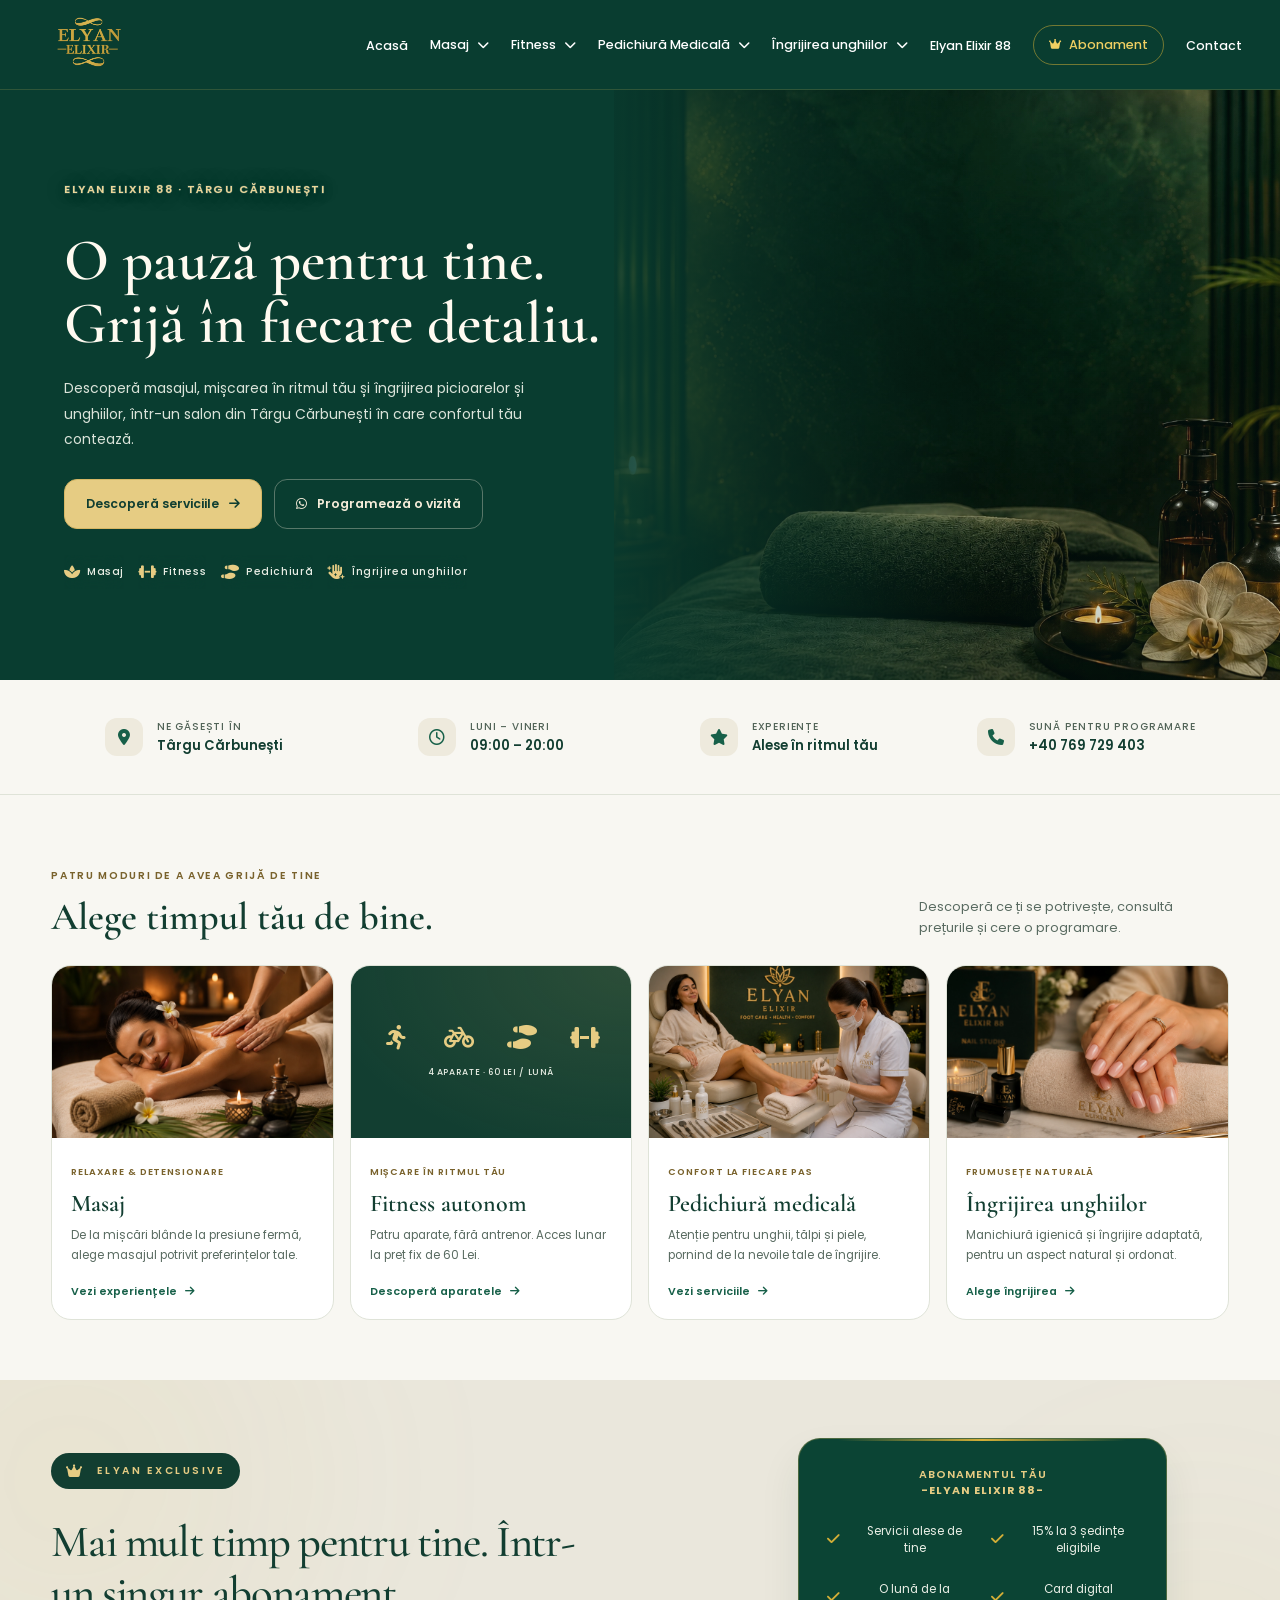
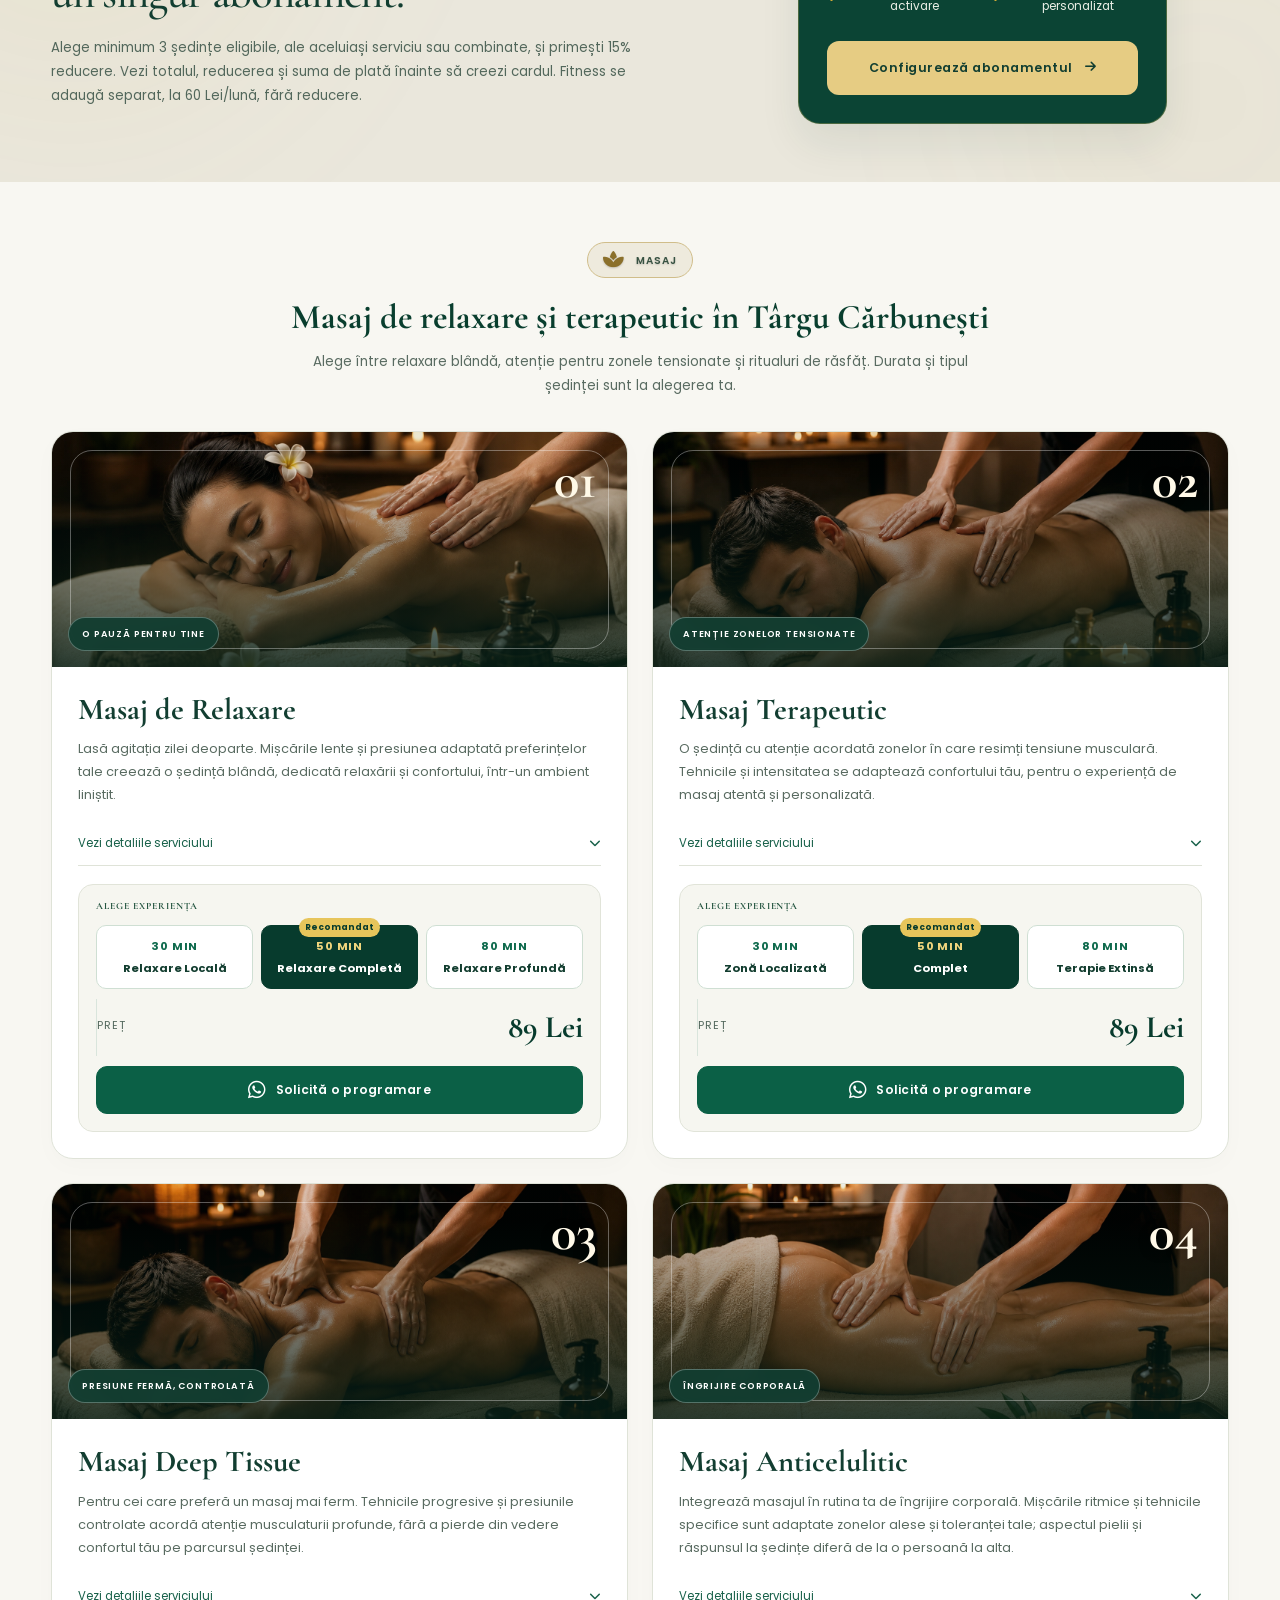
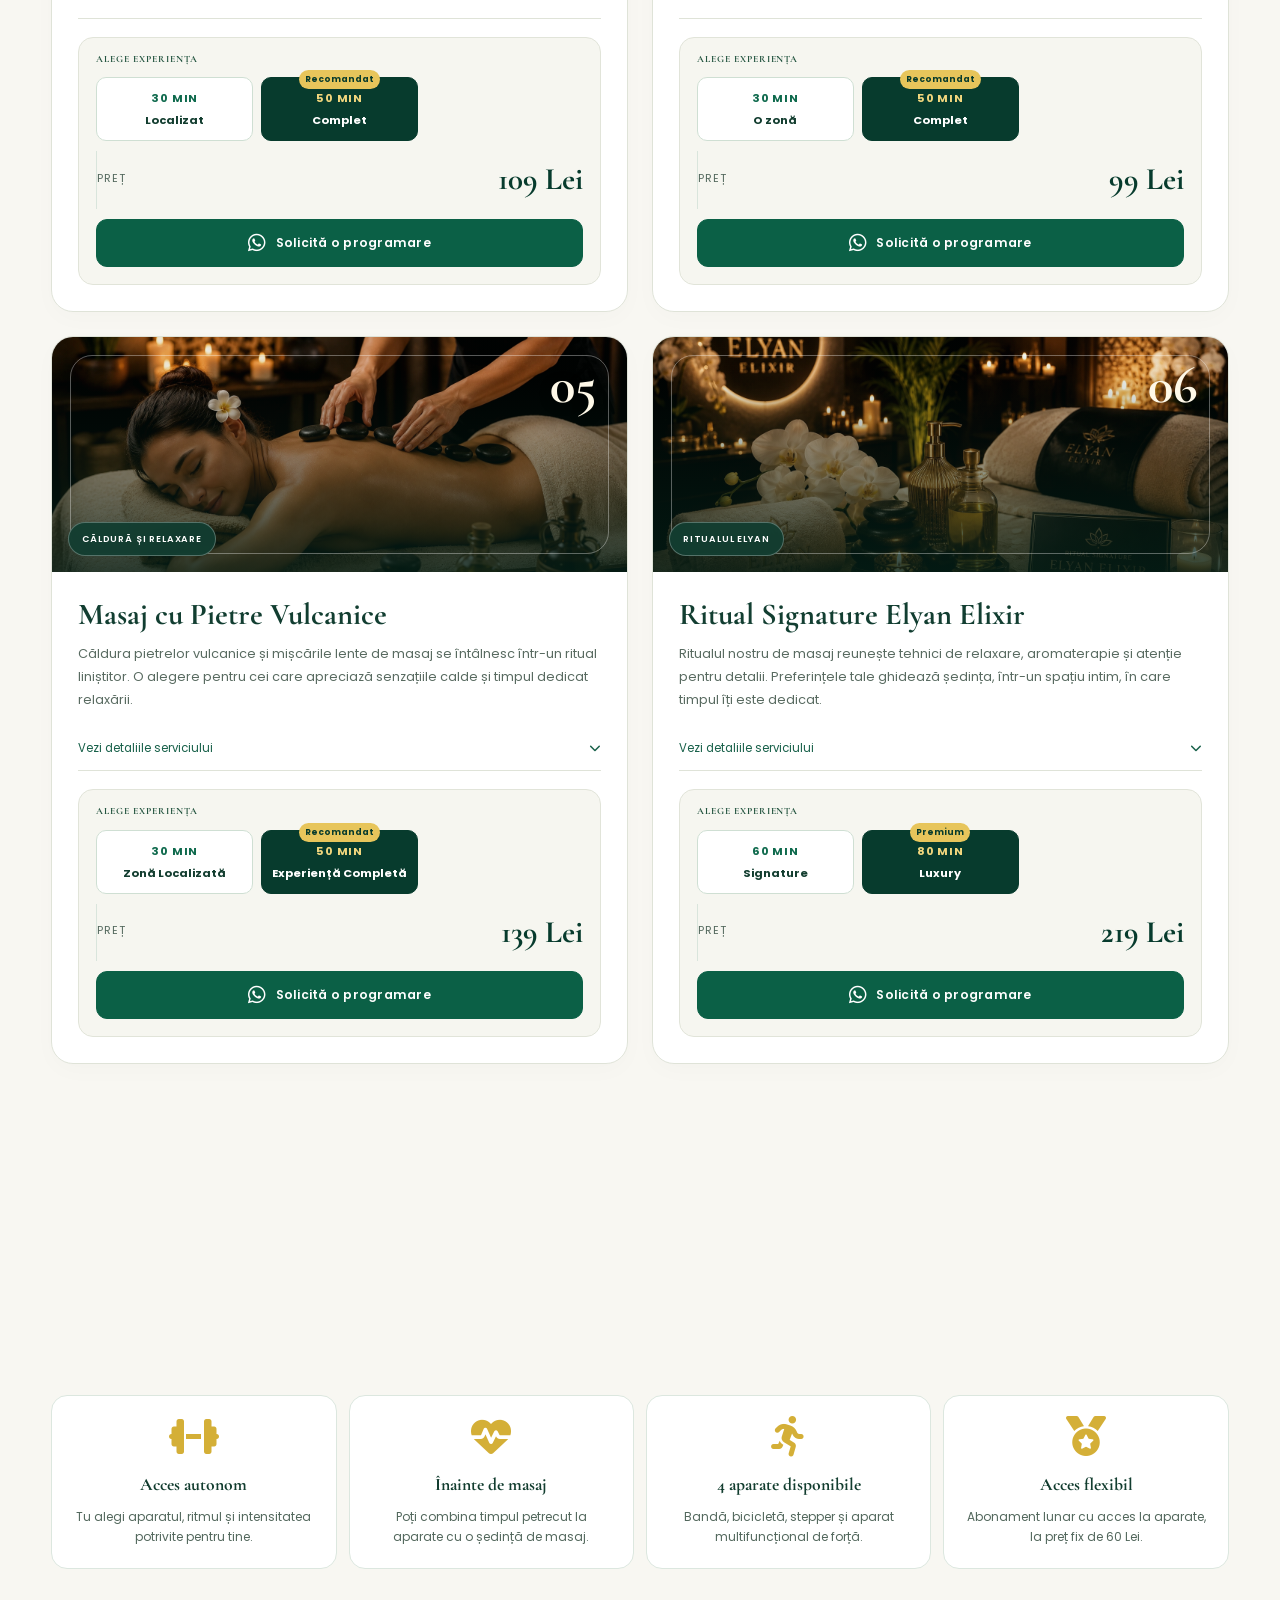
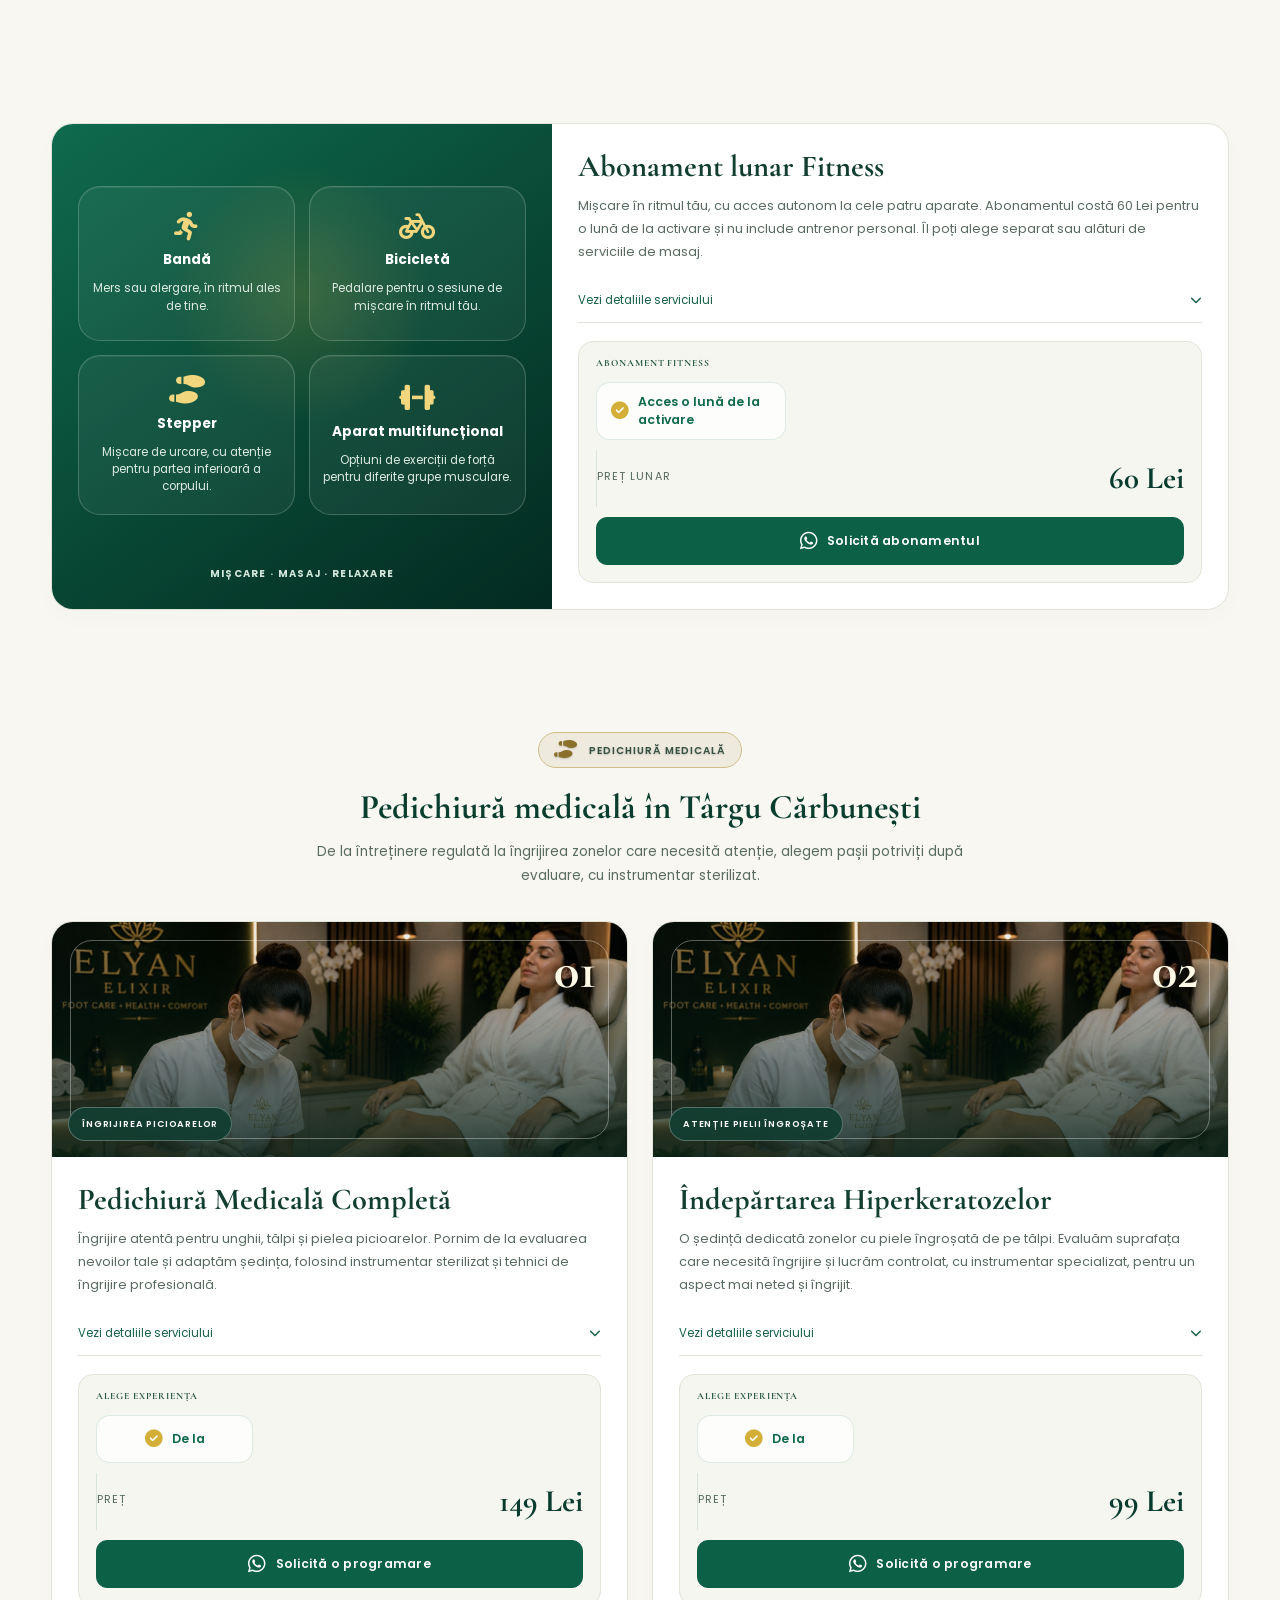
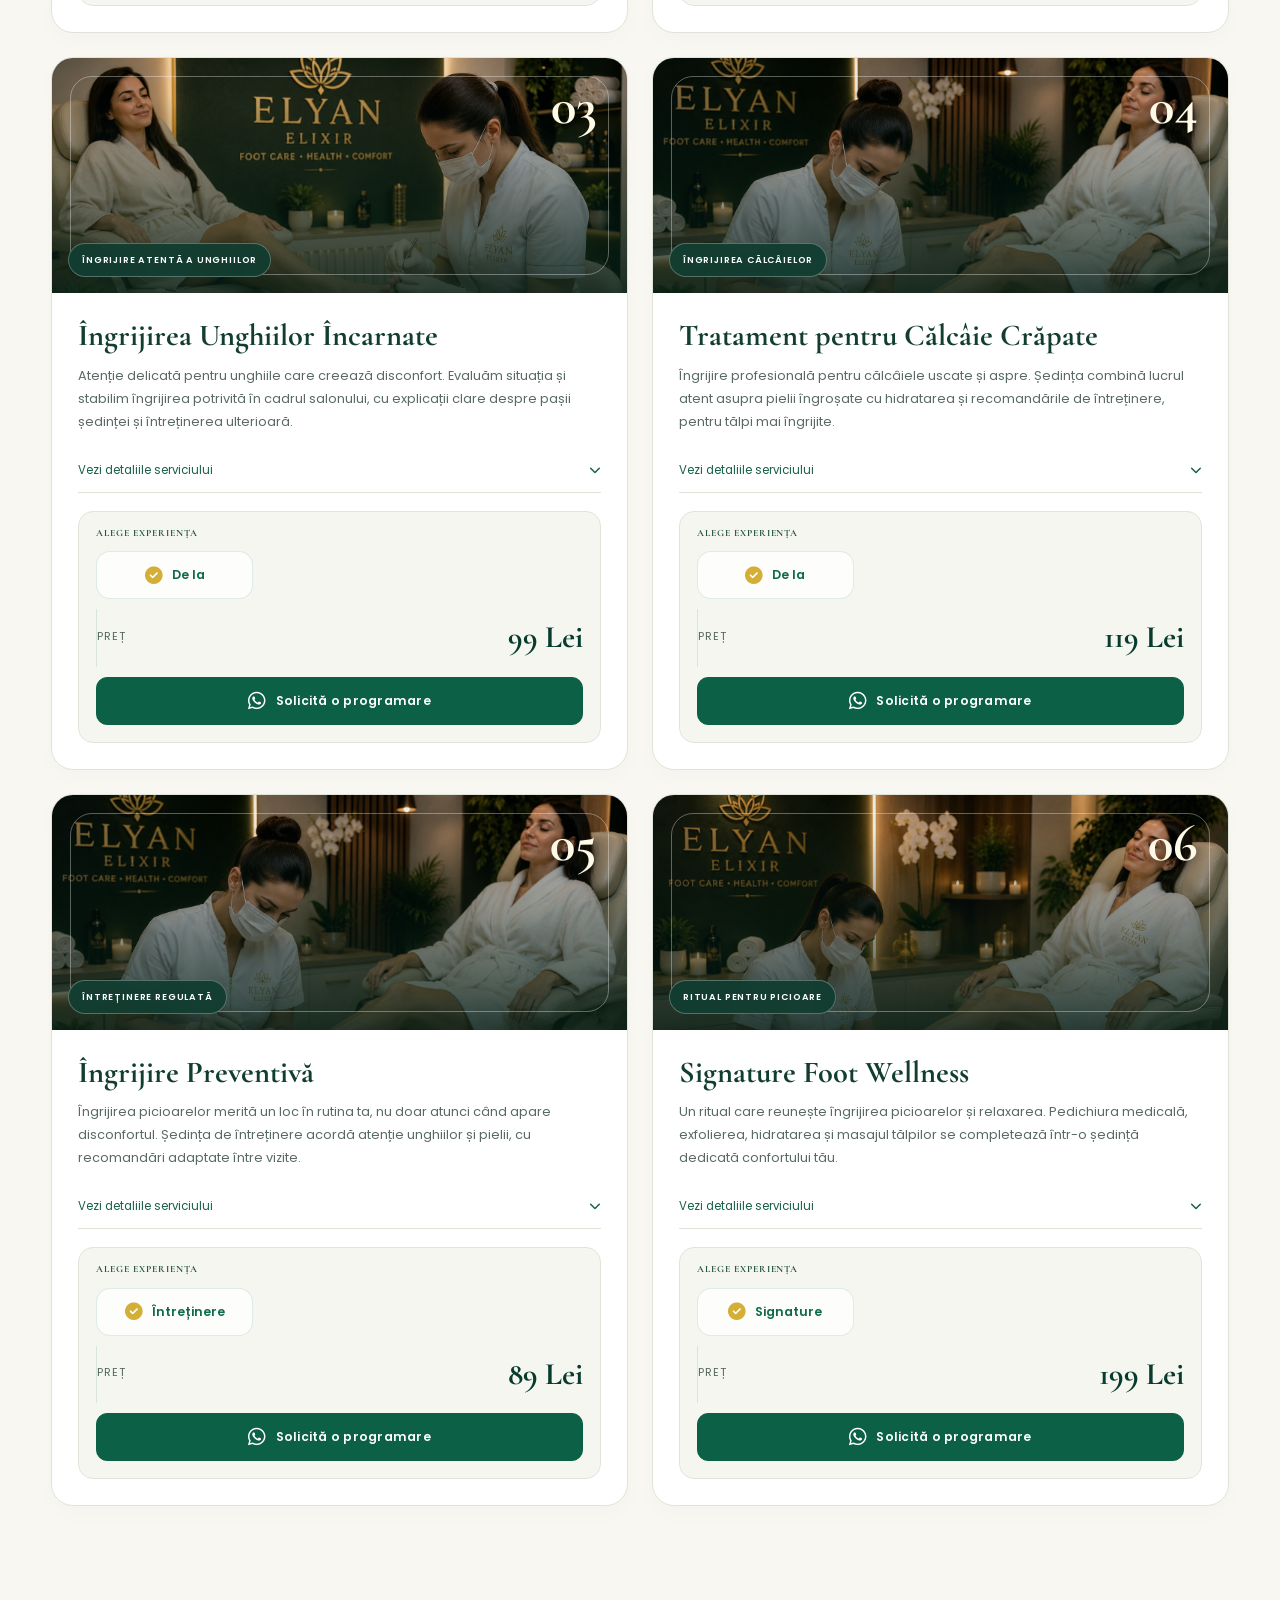
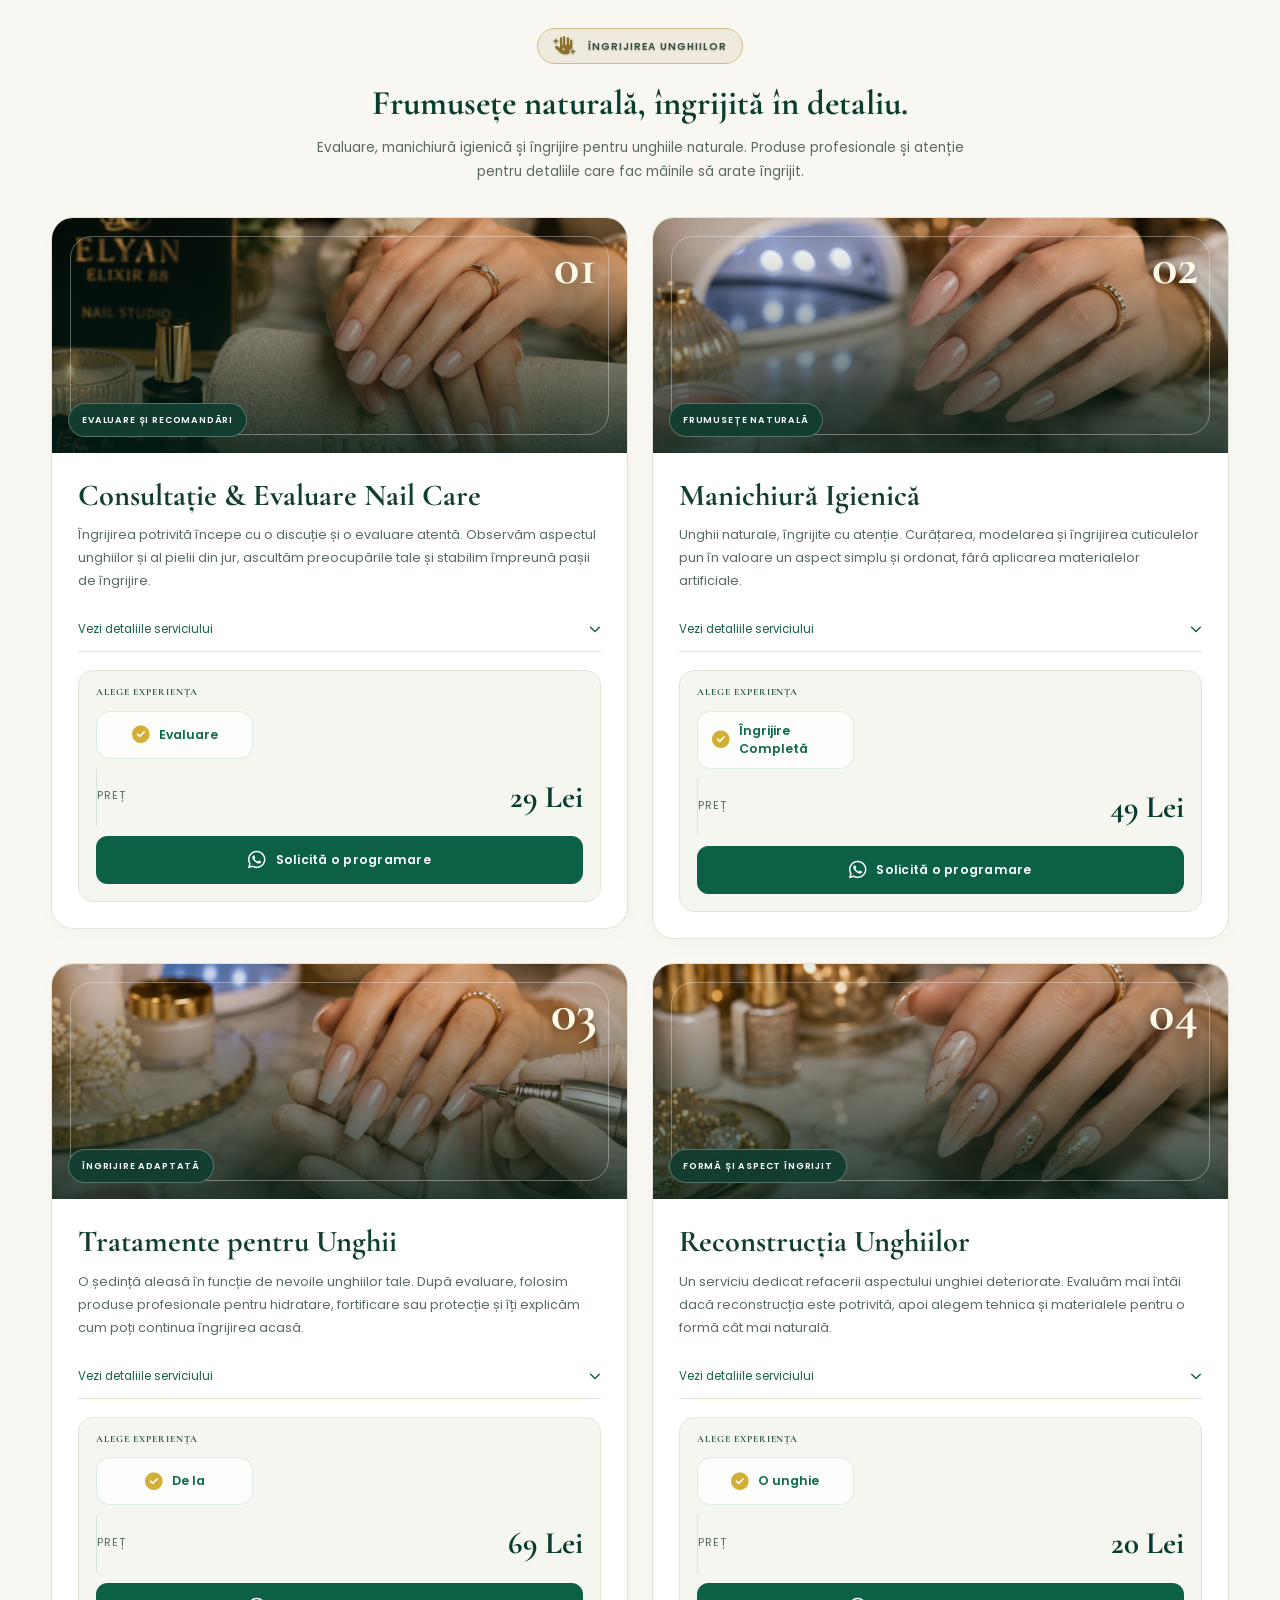
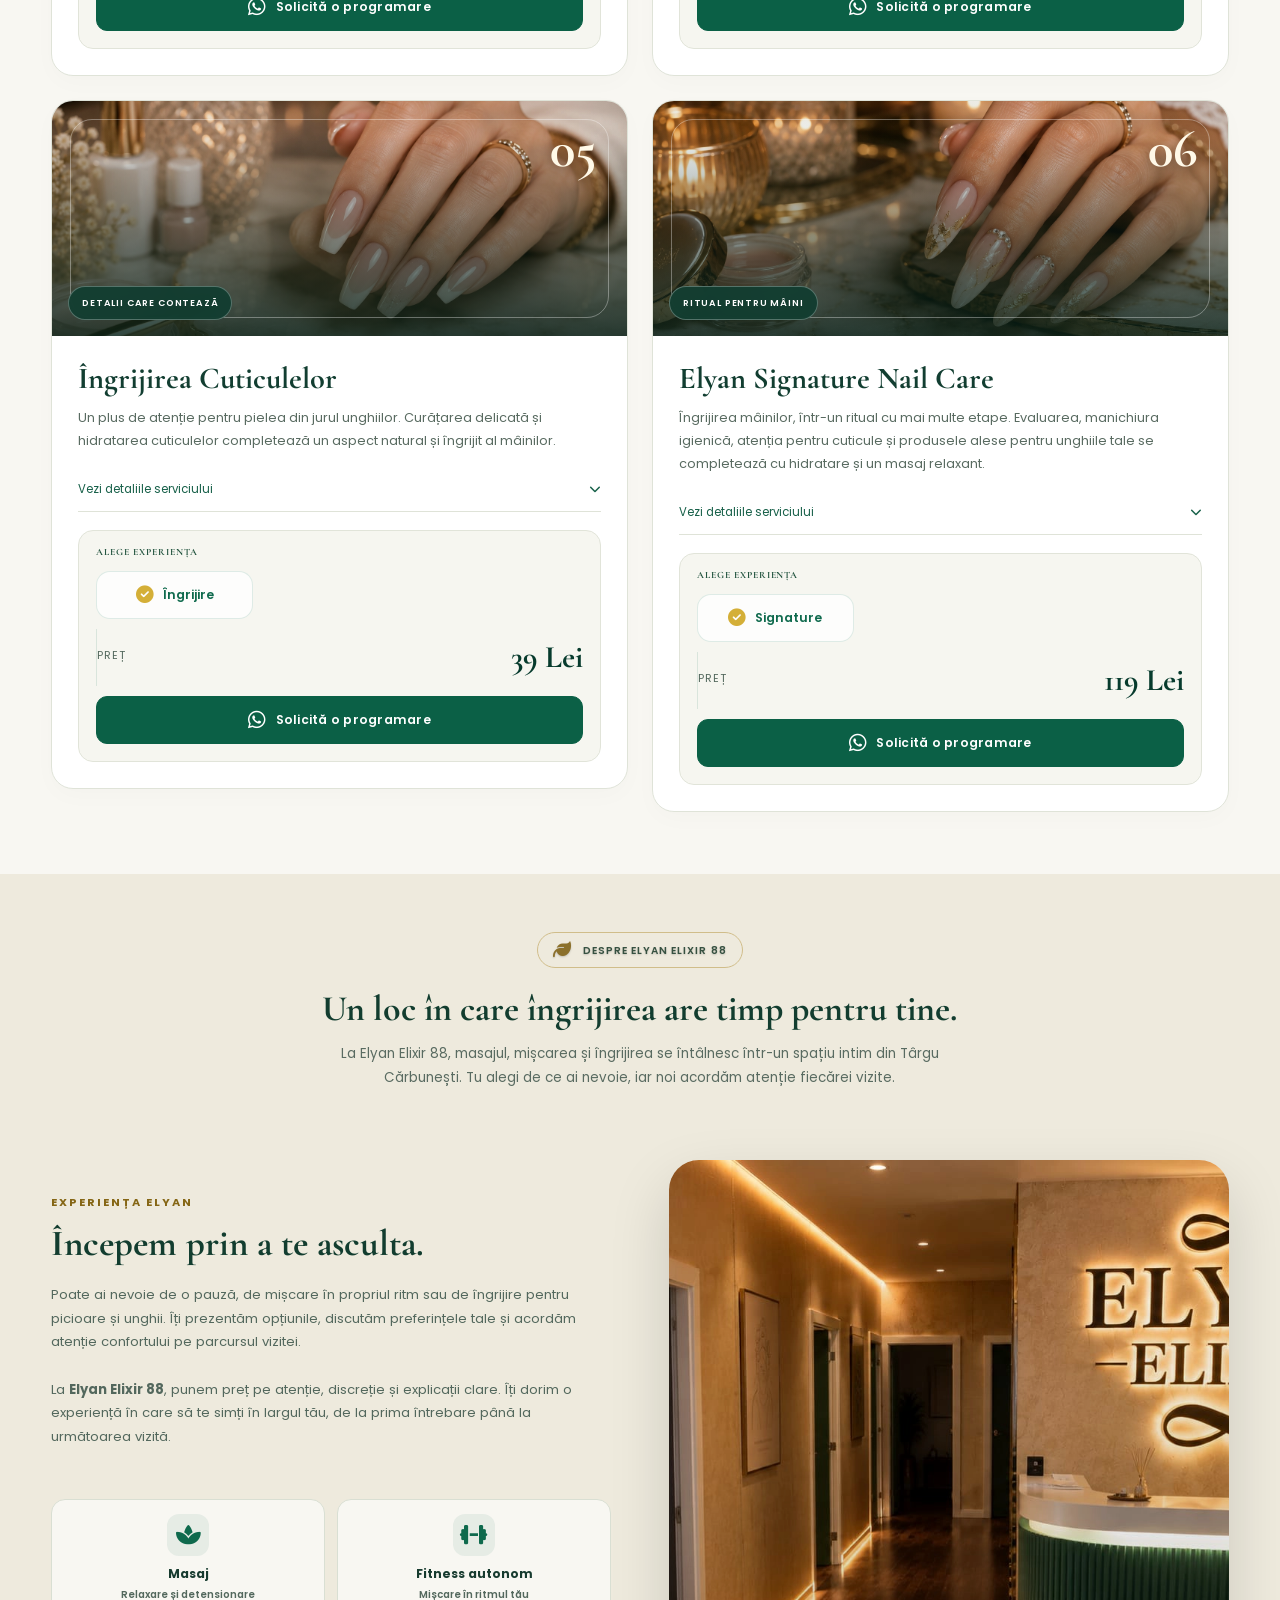
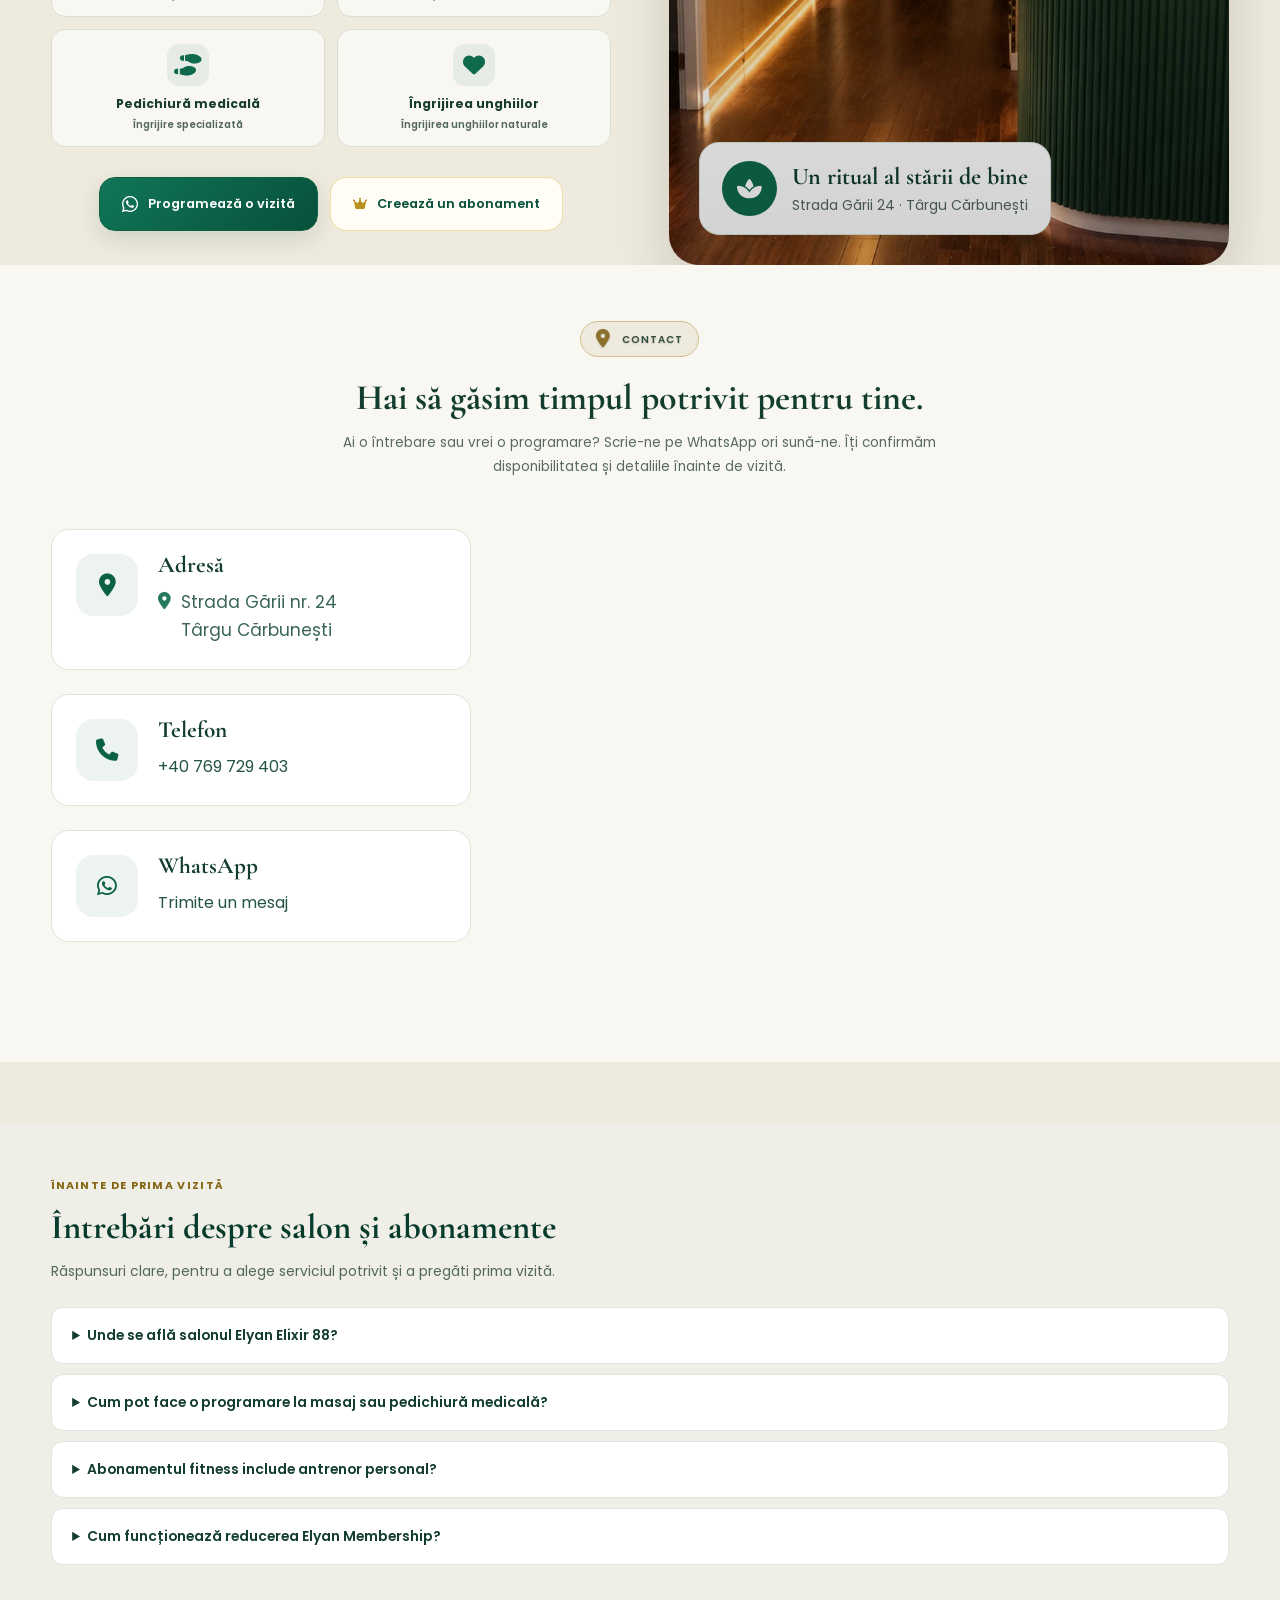
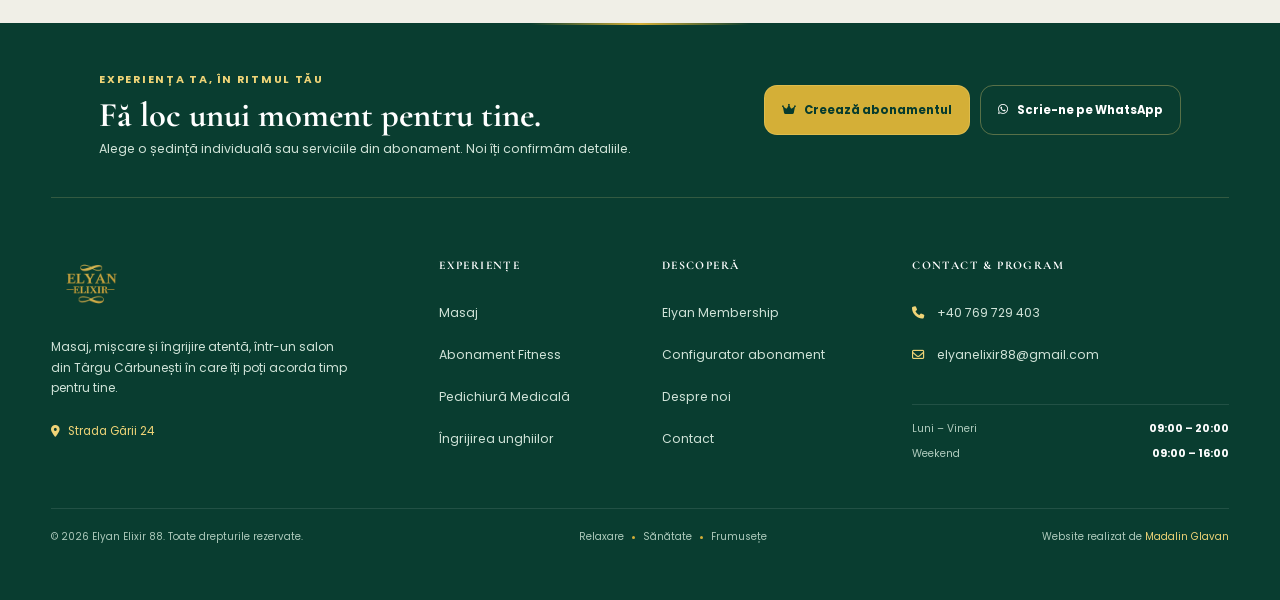
<file: index.html>
<!DOCTYPE html>
<html lang="ro">

    <head>
        <meta charset="UTF-8">
        <meta http-equiv="X-UA-Compatible" content="IE=edge">
        <meta name="viewport" content="width=device-width, initial-scale=1.0, viewport-fit=cover">
        <title>Masaj în Târgu Cărbunești | Elyan Elixir 88</title>
        <meta name="description"
            content="Masaj de relaxare și terapeutic, pedichiură medicală, îngrijirea unghiilor și acces fitness în Târgu Cărbunești, Gorj. Programări: 0769 729 403.">

        <meta name="author"
            content="Elyan Elixir 88">

        <meta name="robots"
            content="index,follow,max-image-preview:large">

        <meta name="theme-color"
            content="#0F6A4D">

        <link rel="canonical"
            href="https://www.elyanelixir88.ro/">
        <meta property="og:type"
            content="website">

        <meta property="og:title"
            content="Elyan Elixir 88 — Masaj și îngrijire în Târgu Cărbunești">

        <meta property="og:description"
            content="Descoperă masajul de relaxare și terapeutic, pedichiura medicală, îngrijirea unghiilor și accesul fitness. Strada Gării 24, Târgu Cărbunești, Gorj.">

        <meta property="og:url"
            content="https://www.elyanelixir88.ro/">
        <meta property="og:site_name" content="Elyan Elixir 88">
        <meta property="og:image" content="https://www.elyanelixir88.ro/images/hero1.webp">
        <meta property="og:image:alt" content="Ambient verde-auriu Elyan Elixir 88, Târgu Cărbunești">

        <meta property="og:locale"
            content="ro_RO">
        <meta name="twitter:card"
            content="summary_large_image">

        <meta name="twitter:title"
            content="Elyan Elixir 88">

        <meta name="twitter:description"
            content="Masaj, pedichiură medicală, îngrijirea unghiilor și acces fitness în Târgu Cărbunești, Gorj.">
        <meta name="twitter:image" content="https://www.elyanelixir88.ro/images/hero1.webp">
        <script type="application/ld+json">
        {
          "@context": "https://schema.org",
          "@graph": [
            {
              "@type": "HealthAndBeautyBusiness",
              "@id": "https://www.elyanelixir88.ro/#salon",
              "name": "Elyan Elixir 88",
              "url": "https://www.elyanelixir88.ro/",
              "description": "Salon în Târgu Cărbunești, Gorj, cu servicii de masaj, pedichiură medicală, îngrijirea unghiilor naturale și acces autonom la aparate fitness.",
              "telephone": "+40769729403",
              "email": "elyanelixir88@gmail.com",
              "image": "https://www.elyanelixir88.ro/images/receptie.webp",
              "logo": "https://www.elyanelixir88.ro/images/app-icon-green-512.png",
              "address": {
                "@type": "PostalAddress",
                "streetAddress": "Strada Gării nr. 24",
                "addressLocality": "Târgu Cărbunești",
                "addressRegion": "Gorj",
                "addressCountry": "RO"
              },
              "geo": {"@type": "GeoCoordinates", "latitude": 44.9548155, "longitude": 23.508641},
              "openingHoursSpecification": [
                {"@type": "OpeningHoursSpecification", "dayOfWeek": ["Monday", "Tuesday", "Wednesday", "Thursday", "Friday"], "opens": "09:00", "closes": "20:00"},
                {"@type": "OpeningHoursSpecification", "dayOfWeek": ["Saturday", "Sunday"], "opens": "09:00", "closes": "16:00"}
              ],
              "hasOfferCatalog": {
                "@type": "OfferCatalog",
                "name": "Servicii Elyan Elixir 88",
                "itemListElement": [
                  {"@type": "OfferCatalog", "name": "Masaj de relaxare și terapeutic", "url": "https://www.elyanelixir88.ro/#massage"},
                  {"@type": "OfferCatalog", "name": "Acces autonom la aparate fitness", "url": "https://www.elyanelixir88.ro/#fitness"},
                  {"@type": "OfferCatalog", "name": "Pedichiură medicală", "url": "https://www.elyanelixir88.ro/#pedichiura"},
                  {"@type": "OfferCatalog", "name": "Îngrijirea unghiilor naturale", "url": "https://www.elyanelixir88.ro/#nails"}
                ]
              }
            },
            {
              "@type": "WebSite",
              "@id": "https://www.elyanelixir88.ro/#website",
              "url": "https://www.elyanelixir88.ro/",
              "name": "Elyan Elixir 88",
              "alternateName": "Elyan Elixir",
              "inLanguage": "ro-RO",
              "publisher": {"@id": "https://www.elyanelixir88.ro/#salon"}
            },
            {
              "@type": "WebPage",
              "@id": "https://www.elyanelixir88.ro/#webpage",
              "url": "https://www.elyanelixir88.ro/",
              "name": "Masaj în Târgu Cărbunești | Elyan Elixir 88",
              "inLanguage": "ro-RO",
              "isPartOf": {"@id": "https://www.elyanelixir88.ro/#website"},
              "about": {"@id": "https://www.elyanelixir88.ro/#salon"}
            }
          ]
        }
        </script>

        <link rel="icon" type="image/png" href="images/favicon-green.png">
        <link rel="preconnect" href="https://fonts.googleapis.com">
        <link rel="preconnect"
        
            href="https://fonts.gstatic.com" crossorigin>
        <link href="https://fonts.googleapis.com/css2?family=Cormorant+Garamond:wght@400;500;600;700&family=Poppins:wght@300;400;500;600;700&display=swap" rel="stylesheet">
        <link rel="stylesheet"
        
            href="https://cdnjs.cloudflare.com/ajax/libs/font-awesome/6.7.2/css/all.min.css">
        <link rel="preload" as="image" href="images/hero1.webp">
        <link rel="stylesheet" href="style.css?v=20260915b">
        <link rel="stylesheet" href="site-refresh.css?v=20260915">
        <link rel="stylesheet" href="mobile-app.css?v=20260917">
        <link rel="stylesheet" href="visual-polish.css?v=20260918seo">
        <link rel="stylesheet" href="ios-install.css?v=20260918">
        <link rel="stylesheet" href="layout-refinement.css?v=20260918e">
        <link rel="stylesheet" href="atelier.css?v=20260918titles">
        <link rel="manifest" href="manifest.webmanifest">
        <link rel="apple-touch-icon" href="images/apple-touch-icon-green.png">
        <meta name="apple-mobile-web-app-capable" content="yes">
        <meta name="apple-mobile-web-app-status-bar-style" content="black-translucent">
        <link rel="preconnect" href="https://fonts.googleapis.com">
        <link rel="preconnect" href="https://fonts.gstatic.com" crossorigin>
        <link href="https://fonts.googleapis.com/css2?family=DM+Serif+Display:ital@0;1&family=Playwrite+DE+LA+Guides&family=Sekuya&display=swap" rel="stylesheet">

    </head>

    <body>
        <a class="skip-link" href="#main-content">Sari la conținut</a>
        <div
            class="page-transition"
            aria-hidden="true"
        >
            <div class="transition-logo">
                <h2>ELYAN</h2>
                <span>ELIXIR</span>
                <span>88</span>

                <div class="transition-ring"></div>
            </div>
        </div>

        <div id="loader">
            <div class="loader-content">
                <img src="images/logo.png" alt="Logo Elyan Elixir 88">
                <div class="loader-line"></div>
            </div>
        </div>

        <header>
            <nav class="navbar">
                <!-- ================= LOGO ================= -->
                <a href="#home" class="logo">
                    <img src="images/logo.png" alt="Elyan Elixir 88">
                </a>

                <!-- ================= MENU ================= -->

                <ul class="nav-links">
                    <li> <a href="#home">Acasă</a> </li>

                    <li class="dropdown">
                        <a href="#massage">
                            Masaj
                            <i class="fa-solid fa-chevron-down"></i>
                        </a>

                        <ul class="dropdown-menu">

                            <li>
                                <a href="#masaj-relaxare">
                                    <i class="fa-solid fa-spa"></i>
                                    Masaj de Relaxare
                                </a>
                            </li>

                            <li>
                                <a href="#masaj-terapeutic">
                                    <i class="fa-solid fa-hand-holding-medical"></i>
                                    Masaj Terapeutic
                                </a>
                            </li>

                            <li>
                                <a href="#masaj-deep-tissue">
                                    <i class="fa-solid fa-hand-fist"></i>
                                    Masaj Deep Tissue
                                </a>
                            </li>

                            <li>
                                <a href="#masaj-anticelulitic">
                                    <i class="fa-solid fa-hand-sparkles"></i>
                                    Masaj Anticelulitic
                                </a>
                            </li>

                            <li>
                                <a href="#masaj-pietre">
                                    <i class="fa-solid fa-fire"></i>
                                    Masaj cu Pietre Vulcanice
                                </a>
                            </li>

                            <li>
                                <a href="#masaj-signature">
                                    <i class="fa-solid fa-crown"></i>
                                    Ritual Signature
                                </a>
                            </li>

                        </ul>

                    </li>

                    <li class="dropdown">

                        <a href="#fitness">
                            Fitness
                            <i class="fa-solid fa-chevron-down"></i>
                        </a>

                        <ul class="dropdown-menu">

                            <li>
                                <a href="#fitness-access">
                                    <i class="fa-solid fa-person-running"></i>
                                    Acces la aparate
                                </a>
                            </li>

                            <li hidden>
                                <a href="#fitness-tonifiere">
                                    <i class="fa-solid fa-fire"></i>
                                    Tonifiere Corporală
                                </a>
                            </li>

                            <li hidden>
                                <a href="#fitness-functional">
                                    <i class="fa-solid fa-person-running"></i>
                                    Functional Training
                                </a>
                            </li>

                            <li hidden>
                                <a href="#fitness-stretching">
                                    <i class="fa-solid fa-child-reaching"></i>
                                    Stretching & Mobilitate
                                </a>
                            </li>

                            <li hidden>
                                <a href="#fitness-cardio">
                                    <i class="fa-solid fa-heart-pulse"></i>
                                    Cardio & Rezistență
                                </a>
                            </li>

                            <li hidden>
                                <a href="#fitness-signature">
                                    <i class="fa-solid fa-star"></i>
                                    Wellness Signature Experience
                                </a>
                            </li>

                        </ul>

                    </li>

                <li class="dropdown">

                        <a href="#pedichiura">
                            Pedichiură Medicală
                            <i class="fa-solid fa-chevron-down"></i>
                        </a>

                        <ul class="dropdown-menu">

                            <li>
                                <a href="#pedichiura-completa">
                                    <i class="fa-solid fa-shoe-prints"></i>
                                    Pedichiură Medicală Completă
                                </a>
                            </li>

                            <li>
                                <a href="#hiperkeratoze">
                                    <i class="fa-solid fa-hand-sparkles"></i>
                                    Îndepărtarea Hiperkeratozelor
                                </a>
                            </li>

                            <li>
                                <a href="#unghii-incarnate">
                                    <i class="fa-solid fa-scissors"></i>
                                    Îngrijirea Unghiilor Încarnate
                                </a>
                            </li>

                            <li>
                                <a href="#calcaie-crapate">
                                    <i class="fa-solid fa-droplet"></i>
                                    Tratament pentru Călcâie Crăpate
                                </a>
                            </li>

                            <li>
                                <a href="#ingrijire-preventiva">
                                    <i class="fa-solid fa-shield-heart"></i>
                                    Îngrijire Preventivă
                                </a>
                            </li>

                            <li>
                                <a href="#foot-signature">
                                    <i class="fa-solid fa-star"></i>
                                    Signature Foot Wellness
                                </a>
                            </li>

                        </ul>

                    </li>

                    <li class="dropdown">

                        <a href="#nails">
                            Îngrijirea unghiilor
                            <i class="fa-solid fa-chevron-down"></i>
                        </a>

                        <ul class="dropdown-menu">

                            <li>
                                <a href="#consultatie-unghii">
                                    <i class="fa-solid fa-magnifying-glass"></i>
                                    Consultație & Evaluare
                                </a>
                            </li>

                            <li>
                                <a href="#manichiura-igienica">
                                    <i class="fa-regular fa-hand"></i>
                                    Manichiură Igienică
                                </a>
                            </li>

                            <li>
                                <a href="#tratamente-unghii">
                                    <i class="fa-solid fa-leaf"></i>
                                    Tratamente pentru Unghii
                                </a>
                            </li>

                            <li>
                                <a href="#reconstructie-unghii">
                                    <i class="fa-solid fa-bandage"></i>
                                    Reconstrucție Unghii
                                </a>
                            </li>

                            <li>
                                <a href="#ingrijire-cuticule">
                                    <i class="fa-solid fa-droplet"></i>
                                    Îngrijirea Cuticulelor
                                </a>
                            </li>

                            <li>
                                <a href="#signature-nail-care">
                                    <i class="fa-solid fa-heart-pulse"></i>
                                    Elyan Signature Nail Care
                                </a>
                            </li>

                        </ul>

                    </li>

                    <li>
                        <a href="#despre">Elyan Elixir 88</a>
                    </li>

                    <li>
                        <a href="#membership" class="nav-membership"><i class="fa-solid fa-crown"></i> Abonament</a>
                    </li>

                   
                    <li>
                        <a href="#contact">Contact</a>
                    </li>

                </ul>


                <!-- ================= MOBILE MENU ================= -->

                <button class="burger"
                    type="button"
                    aria-label="Deschide meniul"
                    aria-controls="mobile-navigation"
                    aria-expanded="false">

                    <span></span>
                    <span></span>
                    <span></span>

                </button>

            </nav>
        </header>

            <div class="mobile-menu" id="mobile-navigation" aria-hidden="true">
                <div class="mobile-menu-content">
                <div class="mobile-menu-head">
                    <div class="mobile-menu-brand"><img src="images/logo.png" alt="" aria-hidden="true"><div><strong>Elyan Elixir 88</strong><span>Relaxare · Mișcare · Îngrijire</span></div></div>
                    <p>Alege experiența potrivită pentru tine</p>
                </div>
                <a href="#home" class="mobile-home-link"><i class="fa-solid fa-house" aria-hidden="true"></i><span>Acasă</span></a>
                <span class="mobile-menu-eyebrow">Serviciile noastre</span>
                <!-- ================= MASAJ ================= -->
                <div class="mobile-dropdown">
                    <button class="mobile-dropdown-btn" type="button" aria-expanded="false">
                        <span class="mobile-category-icon"><i class="fa-solid fa-spa"></i></span><span class="mobile-category-copy"><strong>Masaj</strong><small>Relaxare și detensionare</small></span>
                        <i class="fa-solid fa-chevron-down"></i>
                    </button>
                    <div class="mobile-submenu">
                        <a href="#masaj-relaxare">
                            <i class="fa-solid fa-spa"></i>
                            Masaj de Relaxare
                        </a>
                        <a href="#masaj-terapeutic">
                            <i class="fa-solid fa-hand-holding-medical"></i>
                            Masaj Terapeutic
                        </a>
                        <a href="#masaj-deep-tissue">
                            <i class="fa-solid fa-hand-fist"></i>
                            Masaj Deep Tissue
                        </a>
                        <a href="#masaj-anticelulitic">
                            <i class="fa-solid fa-hand-sparkles"></i>
                            Masaj Anticelulitic
                        </a>
                        <a href="#masaj-pietre">
                            <i class="fa-solid fa-fire"></i>
                            Masaj cu Pietre Vulcanice
                        </a>
                        <a href="#masaj-signature">
                            <i class="fa-solid fa-crown"></i>
                            Ritual Signature
                        </a>
                    </div>

                </div>

                <!-- ================= FITNESS ================= -->

                <div class="mobile-dropdown">
                    <button class="mobile-dropdown-btn" type="button" aria-expanded="false">
                        <span class="mobile-category-icon"><i class="fa-solid fa-dumbbell"></i></span><span class="mobile-category-copy"><strong>Fitness</strong><small>Acces autonom la aparate</small></span>
                        <i class="fa-solid fa-chevron-down"></i>
                    </button>
                    <div class="mobile-submenu">
                        <a href="#fitness-access">
                            <i class="fa-solid fa-person-running"></i>
                            Acces la aparate
                        </a>
                        <a href="#fitness-tonifiere" hidden>
                            <i class="fa-solid fa-fire"></i>
                            Tonifiere Corporală
                        </a>
                        <a href="#fitness-functional" hidden>
                            <i class="fa-solid fa-person-running"></i>
                            Functional Training
                        </a>
                        <a href="#fitness-stretching" hidden>
                            <i class="fa-solid fa-child-reaching"></i>
                            Stretching & Mobilitate
                        </a>
                        <a href="#fitness-cardio" hidden>
                            <i class="fa-solid fa-heart-pulse"></i>
                            Cardio & Rezistență
                        </a>
                        <a href="#fitness-signature" hidden>
                            <i class="fa-solid fa-star"></i>
                            Wellness Signature Experience
                        </a>
                    </div>
                </div>

                <!-- ================= PEDICHIURĂ ================= -->

                <div class="mobile-dropdown">
                    <button class="mobile-dropdown-btn" type="button" aria-expanded="false">
                        <span class="mobile-category-icon"><i class="fa-solid fa-shoe-prints"></i></span><span class="mobile-category-copy"><strong>Pedichiură Medicală</strong><small>Îngrijire specializată</small></span>
                        <i class="fa-solid fa-chevron-down"></i>
                    </button>
                    <div class="mobile-submenu">
                        <a href="#pedichiura-completa">
                            <i class="fa-solid fa-shoe-prints"></i>
                            Pedichiură Medicală Completă
                        </a>
                        <a href="#hiperkeratoze">
                            <i class="fa-solid fa-hand-sparkles"></i>
                            Îndepărtarea Hiperkeratozelor
                        </a>
                        <a href="#unghii-incarnate">
                            <i class="fa-solid fa-scissors"></i>
                            Îngrijirea Unghiilor Încarnate
                        </a>
                        <a href="#calcaie-crapate">
                            <i class="fa-solid fa-droplet"></i>
                            Tratament pentru Călcâie Crăpate
                        </a>
                        <a href="#ingrijire-preventiva">
                            <i class="fa-solid fa-shield-heart"></i>
                            Îngrijire Preventivă
                        </a>
                        <a href="#foot-signature">
                            <i class="fa-solid fa-star"></i>
                            Signature Foot Wellness
                        </a>
                    </div>
                </div>

                    <!-- ================= NAIL CARE ================= -->

                <div class="mobile-dropdown">
                    <button class="mobile-dropdown-btn" type="button" aria-expanded="false">
                        <span class="mobile-category-icon"><i class="fa-solid fa-hand-sparkles"></i></span><span class="mobile-category-copy"><strong>Îngrijirea unghiilor</strong><small>Îngrijirea unghiilor naturale</small></span>
                        <i class="fa-solid fa-chevron-down"></i>
                    </button>
                    <div class="mobile-submenu">
                        <a href="#consultatie-unghii">
                            <i class="fa-solid fa-magnifying-glass"></i>
                            Consultație & Evaluare
                        </a>
                        <a href="#manichiura-igienica">
                            <i class="fa-regular fa-hand"></i>
                            Manichiură Igienică
                        </a>
                        <a href="#tratamente-unghii">
                            <i class="fa-solid fa-leaf"></i>
                            Tratamente pentru Unghii
                        </a>
                        <a href="#reconstructie-unghii">
                            <i class="fa-solid fa-bandage"></i>
                            Reconstrucția Unghiilor
                        </a>
                        <a href="#ingrijire-cuticule">
                            <i class="fa-solid fa-droplet"></i>
                            Îngrijirea Cuticulelor
                        </a>
                        <a href="#signature-nail-care">
                            <i class="fa-solid fa-heart-pulse"></i>
                            Elyan Signature Nail Care
                        </a>
                    </div>
                </div>

                <span class="mobile-menu-eyebrow mobile-menu-eyebrow-secondary">Descoperă Elyan</span>
                <div class="mobile-quick-links">
                    <a href="#membership"><i class="fa-solid fa-crown"></i><span>Abonament</span></a>
                    <a href="#despre"><i class="fa-regular fa-gem"></i><span>Povestea noastră</span></a>
                    <a href="#contact"><i class="fa-solid fa-location-dot"></i><span>Contact</span></a>
                </div>

                <div class="mobile-contact">
                    <a href="https://wa.me/40769729403?text=Bună! Doresc o programare." target="_blank" rel="noopener noreferrer" class="mobile-menu-cta">
                        <i class="fa-brands fa-whatsapp"></i><span><small>Programări rapide</small>Scrie-ne pe WhatsApp</span><i class="fa-solid fa-arrow-right"></i>
                    </a>
                    <div class="mobile-contact-details">
                    <a href="tel:+40769729403">
                        <i class="fa-solid fa-phone"></i>
                        +40 769 729 403
                    </a>
                    <a href="https://www.google.com/maps/place/Strada+G%C4%83rii+24,+215500+T%C3%A2rgu+C%C4%83rbune%C8%99ti/@44.9548155,23.5060661,650m/data=!3m2!1e3!4b1!4m6!3m5!1s0x47527f469e046257:0xd457b21e8ea69012!8m2!3d44.9548155!4d23.508641!16s%2Fg%2F11cs7skjn_?entry=ttu&g_ep=EgoyMDI2MDcxMi4wIKXMDSoASAFQAw%3D%3D"
                    target="_blank"
                    rel="noopener noreferrer"
                    class="mobile-address">
                        <i class="fa-solid fa-location-dot"></i>
                        Strada Gării nr. 24<br>
                        Târgu Cărbunești
                    </a>
                    </div>
                </div>

                </div>

            </div>
        <div class="mobile-overlay"></div>

        <section class="hero" id="home">
            <!-- ================= SLIDER ================= -->

            <div class="hero-slider">
                <div class="slide active"></div>
                <div class="slide"></div>
                <div class="slide"></div>
            </div>

            <div class="hero-overlay"></div>

            <div class="hero-content">
                
                <h1>
                    Elyan Elixir 88 · Târgu Cărbunești
                </h1><p class="hero-subtitle">
                    Relaxare · Mișcare · Îngrijire
                </p>
                <h2>
                    O pauză pentru tine.
                    Grijă în fiecare detaliu.
                </h2>
                <p class="hero-description">
                    Descoperă masajul, mișcarea în ritmul tău și îngrijirea picioarelor și unghiilor, într-un salon din Târgu Cărbunești în care confortul tău contează.
                </p>
                <div class="atelier-hero-actions">
                    <a class="atelier-button" href="#experiente">Descoperă serviciile <i class="fa-solid fa-arrow-right" aria-hidden="true"></i></a>
                    <a class="atelier-button atelier-button--outline" href="https://wa.me/40769729403?text=Bun%C4%83%20ziua!%20Doresc%20o%20programare%20la%20Elyan%20Elixir%2088." target="_blank" rel="noopener noreferrer"><i class="fa-brands fa-whatsapp" aria-hidden="true"></i> Programează o vizită</a>
                </div>

                <div class="hero-services">

                    <a href="#massage" class="hero-service" aria-label="Masaj">
                        <i class="fa-solid fa-spa"></i>
                        <span>Masaj</span>
                    </a>

                    <a href="#fitness" class="hero-service" aria-label="Fitness">
                        <i class="fa-solid fa-dumbbell"></i>
                        <span>Fitness</span>
                    </a>

                    <a href="#pedichiura" class="hero-service" aria-label="Pedichiură Medicală">
                        <i class="fa-solid fa-shoe-prints"></i>
                        <span>Pedichiură</span>
                    </a>

                    <a href="#nails" class="hero-service" aria-label="Îngrijirea unghiilor">
                        <i class="fa-solid fa-hand-sparkles"></i>
                        <span>Îngrijirea unghiilor</span>
                    </a>

                </div>

                <div class="hero-social">
                    <a href="https://wa.me/40769729403"
                    target="_blank"
                    rel="noopener">
                        <i class="fa-brands fa-whatsapp"></i>
                        <span>WhatsApp</span>
                    </a>
                </div>
            </div>

        </section>

        <section class="trust-ribbon" aria-label="Informații esențiale">
            <div class="container trust-ribbon__grid">
                <a href="https://www.google.com/maps/place/Strada+G%C4%83rii+24,+215500+T%C3%A2rgu+C%C4%83rbune%C8%99ti/" target="_blank" rel="noopener noreferrer">
                    <i class="fa-solid fa-location-dot"></i><span><small>Ne găsești în</small>Târgu Cărbunești</span>
                </a>
                <div><i class="fa-regular fa-clock"></i><span><small>Luni – Vineri</small>09:00 – 20:00</span></div>
                <div><i class="fa-solid fa-star" aria-hidden="true"></i><span><small>Experiențe</small>Alese în ritmul tău</span></div>
                <a href="tel:+40769729403"><i class="fa-solid fa-phone"></i><span><small>Sună pentru programare</small>+40 769 729 403</span></a>
            </div>
        </section>

        <!-- ========================================================= -->
    <!-- ELYAN MEMBERSHIP -->
    <!-- ========================================================= -->


    <section class="atelier-discover" id="experiente" aria-labelledby="experiente-title">
        <div class="container">
            <div class="atelier-heading"><div><span class="atelier-eyebrow">Patru moduri de a avea grijă de tine</span><h2 id="experiente-title">Alege timpul tău de bine.</h2></div><p>Descoperă ce ți se potrivește, consultă prețurile și cere o programare.</p></div>
            <div class="atelier-discover-grid">
                <a class="atelier-discover-card" href="#massage"><img src="images/massage1.webp" alt="Masaj de relaxare" loading="lazy"><div><small>Relaxare & detensionare</small><h3>Masaj</h3><p>De la mișcări blânde la presiune fermă, alege masajul potrivit preferințelor tale.</p><b>Vezi experiențele <i class="fa-solid fa-arrow-right" aria-hidden="true"></i></b></div></a>
                <a class="atelier-discover-card" href="#fitness"><div class="atelier-fitness-cover" aria-hidden="true"><i class="fa-solid fa-person-running"></i><i class="fa-solid fa-bicycle"></i><i class="fa-solid fa-shoe-prints"></i><i class="fa-solid fa-dumbbell"></i><span>4 APARATE · 60 LEI / LUNĂ</span></div><div><small>Mișcare în ritmul tău</small><h3>Fitness autonom</h3><p>Patru aparate, fără antrenor. Acces lunar la preț fix de 60 Lei.</p><b>Descoperă aparatele <i class="fa-solid fa-arrow-right" aria-hidden="true"></i></b></div></a>
                <a class="atelier-discover-card" href="#pedichiura"><img src="images/pedichiura1.webp" alt="Îngrijirea profesională a picioarelor" loading="lazy"><div><small>Confort la fiecare pas</small><h3>Pedichiură medicală</h3><p>Atenție pentru unghii, tălpi și piele, pornind de la nevoile tale de îngrijire.</p><b>Vezi serviciile <i class="fa-solid fa-arrow-right" aria-hidden="true"></i></b></div></a>
                <a class="atelier-discover-card" href="#nails"><img src="images/nails1.webp" alt="Îngrijirea unghiilor naturale" loading="lazy"><div><small>Frumusețe naturală</small><h3>Îngrijirea unghiilor</h3><p>Manichiură igienică și îngrijire adaptată, pentru un aspect natural și ordonat.</p><b>Alege îngrijirea <i class="fa-solid fa-arrow-right" aria-hidden="true"></i></b></div></a>
            </div>
        </div>
    </section>
    <section id="membership" class="membership">

        <div class="container">

            <div class="membership-layout">

                <div class="membership-content">

                    <span class="membership-badge">

                        <i class="fa-solid fa-crown"></i>

                        ELYAN EXCLUSIVE

                    </span>

                    <span class="membership-subtitle">

                        ELYAN MEMBERSHIP

                    </span>

                    <h2 class="membership-title">

                        Mai mult timp pentru tine. Într-un singur abonament.

                    </h2>

                    <div class="membership-motto">

                        <span>Ai grijă de tine.</span>

                        <span>Alege ce ți se potrivește.</span>

                    </div>

                    <p class="membership-description">

                        Alege minimum 3 ședințe eligibile, ale aceluiași serviciu sau combinate, și primești 15% reducere. Vezi totalul, reducerea și suma de plată înainte să creezi cardul. Fitness se adaugă separat, la 60 Lei/lună, fără reducere.

                    </p>

                    <p class="membership-description">

                        <strong>Elyan Membership</strong> îți permite să construiești o rutină de îngrijire după preferințele tale. Valabilitatea începe la data aleasă și se încheie la aceeași dată din luna următoare, inclusiv. Solicitarea și programările se confirmă cu salonul.

                    </p>

                    

                </div>

                <aside class="membership-preview">

                    <div class="membership-card-preview">

                        <div class="membership-card-icon">

                            <i class="fa-solid fa-crown"></i>

                        </div>

                        <span class="membership-card-label">

                            Abonamentul tău <br><strong> -Elyan Elixir 88- </strong> 

                        </span>


                        <ul>

                            <li>
                                <i class="fa-solid fa-check"></i>
                                Servicii alese de tine
                            </li>

                            <li>
                                <i class="fa-solid fa-check"></i>
                                15% la 3 ședințe eligibile
                            </li>

                            <li>
                                <i class="fa-solid fa-check"></i>
                                O lună de la activare
                            </li>

                            <li>
                                <i class="fa-solid fa-check"></i>
                                Card digital personalizat
                            </li>

                        </ul>
                       <a href="membership.html" class="btn-membership">

                            Configurează abonamentul

                            <i class="fa-solid fa-arrow-right"></i>

                        </a>

                    </div>

                </aside>

            </div>

        </div>

    </section>

        <main id="main-content">

            <!-- ========================================================= -->
            <!-- MASAJ -->
            <!-- ========================================================= -->

            <section id="massage" class="section reveal">
                <div class="container">
                    <div class="section-title reveal ">
                        <span><i class="fa-solid fa-spa" aria-hidden="true"></i> Masaj</span>
                        <h2>
                            Masaj de relaxare și terapeutic în Târgu Cărbunești
                        </h2>
                        <p>
                            Alege între relaxare blândă, atenție pentru zonele tensionate și ritualuri de răsfăț. Durata și tipul ședinței sunt la alegerea ta.
                        </p>                
                    </div>

                    <div class="services-grid">

                        <div
                            id="masaj-relaxare"
                            class="service-card"
                            data-category="massage"
                            data-service="relaxare">
                            <div class="service-image">
                                <img src="images/massage1.webp"
                                    alt="Masaj de Relaxare">
                                <span class="service-category">O pauză pentru tine</span>
                            </div>
                            <div class="service-content">
                                <h3>Masaj de Relaxare</h3>
                                <p class="service-intro">Lasă agitația zilei deoparte. Mișcările lente și presiunea adaptată preferințelor tale creează o ședință blândă, dedicată relaxării și confortului, într-un ambient liniștit.</p>
                                <div class="service-block">
                                    <h4>
                                        <i class="fa-solid fa-bullseye"></i>
                                        Cui i se adresează
                                    </h4>
                                    <ul>
                                        <li>Când simți nevoia unei pauze de la ritmul cotidian.</li>
                                        <li>După multe ore petrecute la birou.</li>
                                        <li>Când preferi un masaj blând, fără presiune intensă.</li>
                                        <li>Pentru un moment de liniște dedicat doar ție.</li>
                                    </ul>
                                </div>
                                <div class="service-block">
                                    <h4>
                                        <i class="fa-solid fa-spa"></i>
                                        Cum se desfășoară ședința
                                    </h4>
                                    <ul>
                                        <li>Discutăm despre preferințele tale și zonele cărora vrei să le acordăm atenție.</li>
                                        <li>Folosim uleiuri profesionale pentru o experiență plăcută.</li>
                                        <li>Lucrăm prin mișcări lente, continue și ritmice.</li>
                                        <li>Ajustăm presiunea în funcție de confortul tău.</li>
                                        <li>Păstrăm un ambient calm, cu muzică discretă și lumină difuză.</li>
                                    </ul>
                                </div>
                                <div class="service-block">

                                    <h4>
                                        <i class="fa-solid fa-heart"></i>
                                        Ce îți oferă această ședință
                                    </h4>

                                    <ul>
                                        <li>Relaxarea zonelor în care resimți tensiune.</li>
                                        <li>O pauză de la solicitările zilnice.</li>
                                        <li>Timp pentru a încetini și a te reconecta cu propriul confort.</li>
                                        <li>O experiență blândă, în ritmul tău.</li>
                                    </ul>
                                </div>

                                <div class="service-footer">

                                    <div class="service-options">

                                        <h4 class="service-options__title">
                                            Alege experiența
                                        </h4>

                                        <div class="duration-selector"></div>

                                    </div>

                                    <div class="service-price">

                                        <span class="price-label">
                                            Preț
                                        </span>

                                        <strong class="price-value">
                                            —
                                        </strong>

                                    </div>

                                    <a
                                        class="service-btn"
                                        href="#">

                                        <i class="fa-brands fa-whatsapp"></i>
                                        Solicită o programare
                                    </a>

                                </div>
                            </div>

                        </div>

                        <div
                            id="masaj-terapeutic"
                            class="service-card"
                            data-category="massage"
                            data-service="terapeutic">
                            <div class="service-image">
                                <img src="images/massage2.webp"
                                    alt="Masaj Terapeutic">
                                <span class="service-category">Atenție zonelor tensionate</span>
                            </div>
                            <div class="service-content">
                                <h3>Masaj Terapeutic</h3>
                                <p class="service-intro">O ședință cu atenție acordată zonelor în care resimți tensiune musculară. Tehnicile și intensitatea se adaptează confortului tău, pentru o experiență de masaj atentă și personalizată.</p>
                                <div class="service-block">
                                    <h4>
                                        <i class="fa-solid fa-bullseye"></i>
                                        Cui i se adresează
                                    </h4>
                                    <ul>
                                        <li>Când resimți tensiune în anumite zone musculare.</li>
                                        <li>După perioade lungi petrecute la birou sau la volan.</li>
                                        <li>Când activitatea zilnică solicită musculatura.</li>
                                        <li>Când îți dorești atenție concentrată asupra unei zone.</li>
                                    </ul>

                                </div>

                                <div class="service-block">
                                    <h4>
                                        <i class="fa-solid fa-hand-holding-medical"></i>
                                        Cum se desfășoară ședința
                                    </h4>
                                    <ul>
                                        <li>Discutăm despre disconfortul resimțit și zonele de interes.</li>
                                        <li>Alegem tehnicile de masaj în funcție de nevoile exprimate.</li>
                                        <li>Lucrăm cu frământări și presiuni controlate.</li>
                                        <li>Ajustăm intensitatea pe parcurs, în dialog cu tine.</li>
                                        <li>Încheiem cu mișcări de relaxare.</li>
                                    </ul>

                                </div>
                                <div class="service-block">
                                    <h4>
                                        <i class="fa-solid fa-heart"></i>
                                        Ce îți oferă această ședință
                                    </h4>
                                    <ul>
                                        <li>Relaxarea musculaturii solicitate.</li>
                                        <li>Atenție specifică zonelor tensionate.</li>
                                        <li>Un nivel de presiune potrivit confortului tău.</li>
                                        <li>O abordare personalizată, fără promisiuni de rezultate identice.</li>
                                    </ul>
                                </div>

                                <div class="service-footer">

                                    <div class="service-options">

                                        <h4 class="service-options__title">
                                            Alege experiența
                                        </h4>

                                        <div class="duration-selector"></div>

                                    </div>

                                    <div class="service-price">

                                        <span class="price-label">
                                            Preț
                                        </span>

                                        <strong class="price-value">
                                            —
                                        </strong>

                                    </div>

                                    <a
                                        class="service-btn"
                                        href="#">

                                        <i class="fa-brands fa-whatsapp"></i>

                                       Solicită o programare

                                    </a>

                                </div>
                            </div>

                        </div>

                        <div
                            id="masaj-deep-tissue"
                            class="service-card"
                            data-category="massage"
                            data-service="deepTissue">
                            <div class="service-image">
                                <img src="images/massage3.webp"
                                    alt="Masaj Deep Tissue">
                                <span class="service-category">Presiune fermă, controlată</span>
                            </div>
                            <div class="service-content">
                                <h3>Masaj Deep Tissue</h3>
                                <p class="service-intro">Pentru cei care preferă un masaj mai ferm. Tehnicile progresive și presiunile controlate acordă atenție musculaturii profunde, fără a pierde din vedere confortul tău pe parcursul ședinței.</p>
                                <div class="service-block">
                                    <h4>
                                        <i class="fa-solid fa-bullseye"></i>
                                        Cui i se adresează
                                    </h4>
                                    <ul>
                                        <li>Când preferi o presiune mai fermă în timpul masajului.</li>
                                        <li>După perioade de activitate fizică solicitantă.</li>
                                        <li>Când resimți rigiditate sau tensiune musculară.</li>
                                        <li>Dacă îți dorești o abordare concentrată asupra zonelor solicitate.</li>
                                    </ul>
                                </div>
                                <div class="service-block">
                                    <h4>
                                        <i class="fa-solid fa-hand-fist"></i>
                                        Cum se desfășoară ședința
                                    </h4>
                                    <ul>
                                        <li>Stabilim împreună zonele de interes și preferințele de presiune.</li>
                                        <li>Pregătim musculatura prin tehnici progresive.</li>
                                        <li>Lucrăm cu presiuni ferme și controlate.</li>
                                        <li>Verificăm confortul și ajustăm intensitatea.</li>
                                        <li>Încheiem prin mișcări de relaxare.</li>
                                    </ul>
                                </div>

                                <div class="service-block">
                                    <h4>
                                        <i class="fa-solid fa-heart"></i>
                                        Ce îți oferă această ședință
                                    </h4>
                                    <ul>
                                        <li>Atenție acordată musculaturii profunde.</li>
                                        <li>O experiență mai fermă decât masajul de relaxare.</li>
                                        <li>Lucru concentrat asupra zonelor solicitate.</li>
                                        <li>Intensitate adaptată, nu presiune forțată.</li>
                                    </ul>
                                </div>

                                                        <div class="service-footer">

                                    <div class="service-options">

                                        <h4 class="service-options__title">
                                            Alege experiența
                                        </h4>

                                        <div class="duration-selector"></div>

                                    </div>

                                    <div class="service-price">

                                        <span class="price-label">
                                            Preț
                                        </span>

                                        <strong class="price-value">
                                            —
                                        </strong>

                                    </div>

                                    <a
                                        class="service-btn"
                                        href="#">

                                        <i class="fa-brands fa-whatsapp"></i>

                                       Solicită o programare

                                    </a>

                                </div>
                            </div>
                        </div>

                        <div
                            id="masaj-anticelulitic"
                            class="service-card"
                            data-category="massage"
                            data-service="anticelulitic">
                            <div class="service-image">
                                <img src="images/massage4.webp"
                                    alt="Masaj Anticelulitic">
                                <span class="service-category">Îngrijire corporală</span>
                            </div>

                            <div class="service-content">
                                <h3>Masaj Anticelulitic</h3>
                                <p class="service-intro">Integrează masajul în rutina ta de îngrijire corporală. Mișcările ritmice și tehnicile specifice sunt adaptate zonelor alese și toleranței tale; aspectul pielii și răspunsul la ședințe diferă de la o persoană la alta.</p>
                                <div class="service-block">
                                    <h4>
                                        <i class="fa-solid fa-bullseye"></i>
                                        Cui i se adresează
                                    </h4>

                                    <ul>
                                        <li>Când îți dorești atenție suplimentară pentru îngrijirea corpului.</li>
                                        <li>Dacă aspectul pielii este o preocupare pentru tine.</li>
                                        <li>Când vrei să completezi o rutină de mișcare și îngrijire.</li>
                                        <li>Dacă preferi un masaj corporal cu mișcări mai energice.</li>
                                    </ul>
                                </div>
                                <div class="service-block">
                                    <h4>
                                        <i class="fa-solid fa-hand-sparkles"></i>
                                        Cum se desfășoară ședința
                                    </h4>

                                    <ul>
                                        <li>Stabilim zonele asupra cărora vom lucra.</li>
                                        <li>Aplicăm produse profesionale pentru masaj.</li>
                                        <li>Folosim mișcări ritmice, adaptate fiecărei zone.</li>
                                        <li>Ajustăm intensitatea în funcție de toleranța ta.</li>
                                        <li>Discutăm despre îngrijirea dintre ședințe.</li>
                                    </ul>
                                </div>
                                <div class="service-block">
                                    <h4>
                                        <i class="fa-solid fa-heart"></i>
                                        Ce îți oferă această ședință
                                    </h4>
                                    <ul>
                                        <li>O rutină de îngrijire corporală consecventă.</li>
                                        <li>Atenție acordată zonelor alese de tine.</li>
                                        <li>O experiență corporală energică, adaptată confortului tău.</li>
                                        <li>Rezultate variabile, fără garanții de slăbire sau eliminare a celulitei.</li>
                                    </ul>
                                </div>
                                                        <div class="service-footer">

                                    <div class="service-options">

                                        <h4 class="service-options__title">
                                            Alege experiența
                                        </h4>

                                        <div class="duration-selector"></div>

                                    </div>

                                    <div class="service-price">

                                        <span class="price-label">
                                            Preț
                                        </span>

                                        <strong class="price-value">
                                            —
                                        </strong>

                                    </div>

                                    <a
                                        class="service-btn"
                                        href="#">

                                        <i class="fa-brands fa-whatsapp"></i>

                                       Solicită o programare

                                    </a>

                                </div>
                            </div>
                        </div>

                        <div
                            id="masaj-pietre"
                            class="service-card"
                            data-category="massage"
                            data-service="pietre">

                            <div class="service-image">
                                <img src="images/massage5.webp"
                                    alt="Masaj cu Pietre Vulcanice">
                                <span class="service-category">Căldură și relaxare</span>
                            </div>

                            <div class="service-content">
                                <h3>Masaj cu Pietre Vulcanice</h3>
                                <p class="service-intro">Căldura pietrelor vulcanice și mișcările lente de masaj se întâlnesc într-un ritual liniștitor. O alegere pentru cei care apreciază senzațiile calde și timpul dedicat relaxării.</p>

                                <div class="service-block">

                                    <h4>
                                        <i class="fa-solid fa-bullseye"></i>
                                        Cui i se adresează
                                    </h4>

                                    <ul>
                                        <li>Când îți dorești un ritual de relaxare cu pietre încălzite.</li>
                                        <li>Dacă apreciezi senzația de căldură în timpul masajului.</li>
                                        <li>După zile în care simți nevoia să încetinești.</li>
                                        <li>Pentru un moment de răsfăț într-un ambient calm.</li>
                                    </ul>
                                </div>

                                <div class="service-block">

                                    <h4>
                                        <i class="fa-solid fa-fire"></i>
                                        Cum se desfășoară ședința
                                    </h4>

                                    <ul>
                                        <li>Începem cu mișcări blânde de pregătire.</li>
                                        <li>Folosim pietre încălzite la temperatură controlată.</li>
                                        <li>Combinăm căldura cu tehnici lente de masaj.</li>
                                        <li>Așezăm pietrele pe zonele alese, urmărind confortul tău.</li>
                                        <li>Încheiem prin mișcări delicate de relaxare.</li>
                                    </ul>
                                </div>
                                <div class="service-block">

                                    <h4>
                                        <i class="fa-solid fa-heart"></i>
                                        Ce îți oferă această ședință
                                    </h4>

                                    <ul>
                                        <li>O experiență senzorială bazată pe căldură.</li>
                                        <li>Un ritm lent, potrivit pentru o pauză de relaxare.</li>
                                        <li>Atenție acordată confortului pe tot parcursul ședinței.</li>
                                        <li>Un ritual diferit de masajul clasic.</li>
                                    </ul>
                                </div>
                                                            <div class="service-footer">

                                    <div class="service-options">

                                        <h4 class="service-options__title">
                                            Alege experiența
                                        </h4>

                                        <div class="duration-selector"></div>

                                    </div>

                                    <div class="service-price">

                                        <span class="price-label">
                                            Preț
                                        </span>

                                        <strong class="price-value">
                                            —
                                        </strong>

                                    </div>

                                    <a
                                        class="service-btn"
                                        href="#">

                                        <i class="fa-brands fa-whatsapp"></i>

                                        Solicită o programare

                                    </a>

                                </div>
                            </div>
                        </div>

                        <div
                            id="masaj-signature"
                            class="service-card"
                            data-category="massage"
                            data-service="signature">
                            <div class="service-image">
                                <img src="images/massage6.webp"
                                    alt="Ritual Signature Elyan Elixir">
                                <span class="service-category">Ritualul Elyan</span>
                            </div>

                            <div class="service-content">
                                <h3>Ritual Signature Elyan Elixir</h3>
                                <p class="service-intro">Ritualul nostru de masaj reunește tehnici de relaxare, aromaterapie și atenție pentru detalii. Preferințele tale ghidează ședința, într-un spațiu intim, în care timpul îți este dedicat.</p>
                                <div class="service-block">
                                    <h4>
                                        <i class="fa-solid fa-crown"></i>
                                        Cui i se adresează
                                    </h4>
                                    <ul>
                                        <li>Când vrei să transformi masajul într-un ritual de răsfăț.</li>
                                        <li>Dacă apreciezi o ședință adaptată preferințelor tale.</li>
                                        <li>Când ambientul și detaliile contează la fel de mult ca masajul.</li>
                                        <li>Pentru un moment special dedicat stării tale de bine.</li>
                                    </ul>
                                </div>
                                <div class="service-block">
                                    <h4>
                                        <i class="fa-solid fa-spa"></i>
                                        Ce include experiența
                                    </h4>
                                    <ul>
                                        <li>O discuție inițială pentru personalizarea ședinței.</li>
                                        <li>Aromaterapie cu uleiuri profesionale atent alese.</li>
                                        <li>Masaj cu tehnici adaptate preferințelor tale.</li>
                                        <li>Prosop cald și muzică ambientală discretă.</li>
                                        <li>Timp pentru relaxare într-un ambient intim.</li>
                                    </ul>
                                </div>

                                <div class="service-block">
                                    <h4>
                                        <i class="fa-solid fa-gem"></i>
                                        Ce face această experiență specială
                                    </h4>

                                    <ul>
                                        <li>Preferințele tale sunt punctul de plecare.</li>
                                        <li>Masajul și ambientul formează o experiență unitară.</li>
                                        <li>Produsele sunt alese cu atenție.</li>
                                        <li>Un ritual care exprimă identitatea Elyan Elixir 88.</li>
                                    </ul>

                                </div>

                                                            <div class="service-footer">

                                    <div class="service-options">

                                        <h4 class="service-options__title">
                                            Alege experiența
                                        </h4>

                                        <div class="duration-selector"></div>

                                    </div>

                                    <div class="service-price">

                                        <span class="price-label">
                                            Preț
                                        </span>

                                        <strong class="price-value">
                                            —
                                        </strong>

                                    </div>

                                    <a
                                        class="service-btn"
                                        href="#">

                                        <i class="fa-brands fa-whatsapp"></i>

                                        Solicită o programare

                                    </a>

                                </div>
                            </div>
                        </div>


                    </div>
                </div>

            </section>

            <!-- ========================================================= -->
            <!-- FITNESS -->
            <!-- ========================================================= -->

            <section id="fitness" class="section reveal">
                <div class="container">
                    <div class="section-title reveal">
                        <span>
                            Fitness în ritmul tău
                            <i class="fa-solid fa-dumbbell" aria-hidden="true"></i>
                        </span>
                        <h2>
                            Mișcare în ritmul tău. Relaxare după efort.
                        </h2>
                        <p>
                            Ai la dispoziție patru aparate, pe care le folosești independent, în propriul ritm. Poți alege mișcarea înainte de masaj sau un abonament Fitness separat. Accesul nu include antrenor personal ori program de exerciții.
                        </p>
                    </div>
                    <div class="fitness-highlights">
                        <div class="fitness-highlight">
                            <i class="fa-solid fa-dumbbell"></i>
                            <h3>
                                Acces autonom
                            </h3>
                            <p>
                                Tu alegi aparatul, ritmul și intensitatea potrivite pentru tine.
                            </p>
                        </div>
                        <div class="fitness-highlight">
                            <i class="fa-solid fa-heart-pulse"></i>
                            <h3>
                                Înainte de masaj
                            </h3>
                            <p>
                                Poți combina timpul petrecut la aparate cu o ședință de masaj.
                            </p>
                        </div>
                        <div class="fitness-highlight">
                            <i class="fa-solid fa-person-running"></i>
                            <h3>
                                4 aparate disponibile
                            </h3>
                            <p>
                                Bandă, bicicletă, stepper și aparat multifuncțional de forță.
                            </p>
                        </div>
                        <div class="fitness-highlight">
                            <i class="fa-solid fa-medal"></i>
                            <h3>
                                Acces flexibil
                            </h3>
                            <p>
                                Abonament lunar cu acces la aparate, la preț fix de 60 Lei.
                            </p>
                        </div>

                    </div>

                    <div class="section-title reveal">

                        <span>
                            Acces Fitness Elyan
                            <i class="fa-solid fa-dumbbell" aria-hidden="true"></i>
                        </span>
                        <h2>
                            Patru aparate. Tu alegi ritmul.
                        </h2>
                    </div>
                    <div class="services-grid">

                        <div id="fitness-access" class="service-card fitness-access-card" data-category="fitness" data-service="access">
                            <div class="service-image fitness-equipment-visual">
                                <div class="equipment-icons" aria-label="Aparate disponibile">
                                    <div><i class="fa-solid fa-person-running"></i><strong>Bandă</strong><small>Mers sau alergare, în ritmul ales de tine.</small></div>
                                    <div><i class="fa-solid fa-bicycle"></i><strong>Bicicletă</strong><small>Pedalare pentru o sesiune de mișcare în ritmul tău.</small></div>
                                    <div><i class="fa-solid fa-shoe-prints"></i><strong>Stepper</strong><small>Mișcare de urcare, cu atenție pentru partea inferioară a corpului.</small></div>
                                    <div><i class="fa-solid fa-dumbbell"></i><strong>Aparat multifuncțional</strong><small>Opțiuni de exerciții de forță pentru diferite grupe musculare.</small></div>
                                </div>
                                <span class="service-category">Acces fără antrenor</span>
                            </div>
                            <div class="service-content">
                                <h3>Abonament lunar Fitness</h3>
                                <p class="service-intro">Mișcare în ritmul tău, cu acces autonom la cele patru aparate. Abonamentul costă 60 Lei pentru o lună de la activare și nu include antrenor personal. Îl poți alege separat sau alături de serviciile de masaj.</p>
                                <div class="service-block"><h4><i class="fa-solid fa-layer-group"></i>Aparatele disponibile</h4><ul><li>Bandă: alegi mersul sau alergarea, în propriul ritm.</li><li>Bicicletă: pedalezi într-un ritm potrivit ție.</li><li>Stepper: mișcare de urcare pentru partea inferioară a corpului.</li><li>Aparat multifuncțional: exerciții de forță pentru diferite grupe musculare.</li></ul></div>
                                <div class="service-block"><h4><i class="fa-solid fa-spa"></i>Mișcare înainte de masaj</h4><ul><li>Poți folosi aparatele înaintea unei ședințe de masaj.</li><li>Mișcarea și masajul rămân servicii distincte, pe care le poți combina.</li><li>Alegi aparatul și durata utilizării în funcție de propriul confort.</li></ul></div>
                                <div class="service-block"><h4><i class="fa-solid fa-circle-info"></i>Important de știut</h4><ul><li>Nu sunt incluse un antrenor sau un program de exerciții personalizat.</li><li>Folosești aparatele independent, în limitele propriei condiții fizice.</li><li>Preț fix: 60 Lei. Valabilitate: o lună de la activare, până la aceeași dată din luna următoare, inclusiv.</li></ul></div>
                                <div class="service-footer"><div class="service-options"><h4 class="service-options__title">Abonament Fitness</h4><div class="duration-selector"></div></div><div class="service-price"><span class="price-label">Preț lunar</span><strong class="price-value">—</strong></div><a class="service-btn" href="#"><i class="fa-brands fa-whatsapp"></i> Solicită abonamentul</a></div>
                            </div>
                        </div>

                        <div
                            id="fitness-antrenament"
                            class="service-card" hidden aria-hidden="true"

                            data-category="fitness"
                            data-service="antrenament">

                            <div class="service-image">

                                <img src="images/fitness1.webp"
                                    alt="Antrenament Personalizat">

                                <span class="service-category">

                                    Personal Training

                                </span>

                            </div>

                            <div class="service-content">

                                <h3>Antrenament Personalizat</h3>

                                <p class="service-intro">

                                    Fiecare persoană este diferită, iar progresul începe cu un plan construit special
                                    pentru tine. În cadrul Elyan Elixir, antrenamentele sunt adaptate nivelului tău de
                                    pregătire, obiectivelor personale și ritmului tău de viață, astfel încât fiecare
                                    ședință să fie eficientă, sigură și motivantă.

                                </p>

                                <div class="service-block">

                                    <h4>

                                        <i class="fa-solid fa-bullseye"></i>

                                        Cui i se adresează

                                    </h4>

                                    <ul>

                                        <li>Persoanelor aflate la începutul călătoriei lor în fitness.</li>

                                        <li>Celor care își doresc îndrumare profesionistă.</li>

                                        <li>Persoanelor care urmăresc scăderea în greutate sau tonifierea.</li>

                                        <li>Celor care își doresc un program adaptat nevoilor personale.</li>

                                    </ul>

                                </div>

                                <div class="service-block">

                                    <h4>

                                        <i class="fa-solid fa-dumbbell"></i>

                                        Cum se desfășoară antrenamentul

                                    </h4>

                                    <ul>

                                        <li>Discuție inițială privind obiectivele și experiența ta.</li>

                                        <li>Evaluarea nivelului de pregătire fizică.</li>

                                        <li>Stabilirea unui plan personalizat de antrenament.</li>

                                        <li>Exerciții executate sub supraveghere permanentă.</li>

                                        <li>Monitorizarea progresului și ajustarea programului în timp.</li>

                                    </ul>

                                </div>

                                <div class="service-block">

                                    <h4>
                                        <i class="fa-solid fa-heart"></i>
                                        Beneficiile antrenamentului
                                    </h4>

                                    <ul>
                                        <li>Îmbunătățirea condiției fizice generale.</li>
                                        <li>Creșterea nivelului de energie.</li>
                                        <li>Dezvoltarea forței și rezistenței.</li>
                                        <li>Susținerea unui stil de viață activ și echilibrat.</li>
                                    </ul>

                                </div>

                                <div class="service-footer">

                                    <div class="service-options">

                                        <h4 class="service-options__title">
                                            Alege experiența
                                        </h4>

                                        <div class="duration-selector"></div>

                                    </div>

                                    <div class="service-price">

                                        <span class="price-label">
                                            Preț
                                        </span>

                                        <strong class="price-value">
                                            —
                                        </strong>

                                    </div>

                                    <a
                                        class="service-btn"
                                        href="#">

                                        <i class="fa-brands fa-whatsapp"></i>

                                        Solicită o programare

                                    </a>

                                </div>

                            </div>                   

                        </div>
                        <!-- ==========================
                            CARD 2 - TONIFIERE CORPORALĂ
                        =========================== -->

                        <div
                            id="fitness-tonifiere"
                            class="service-card" hidden aria-hidden="true"
                            data-category="fitness"
                            data-service="tonifiere">

                            <div class="service-image">

                                <img src="images/fitness2.webp"
                                    alt="Tonifiere Corporală">

                                <span class="service-category">

                                    Body Sculpt

                                </span>

                            </div>

                            <div class="service-content">

                                <h3>Tonifiere Corporală</h3>

                                <p class="service-intro">

                                    Un corp armonios se construiește prin consecvență și antrenamente adaptate.
                                    Programul nostru de tonifiere este conceput pentru a îmbunătăți aspectul
                                    fizic, a crește rezistența musculară și a evidenția forma naturală a corpului,
                                    într-un mod sănătos și echilibrat.

                                </p>

                                <div class="service-block">

                                    <h4>

                                        <i class="fa-solid fa-bullseye"></i>

                                        Cui i se adresează

                                    </h4>

                                    <ul>

                                        <li>Persoanelor care își doresc un corp mai tonifiat.</li>

                                        <li>Celor care vor să reducă procentul de grăsime corporală.</li>

                                        <li>Persoanelor care își doresc să își îmbunătățească postura.</li>

                                        <li>Oricui își dorește mai multă energie și vitalitate.</li>

                                    </ul>

                                </div>

                                <div class="service-block">

                                    <h4>

                                        <i class="fa-solid fa-fire"></i>

                                        Cum se desfășoară antrenamentul

                                    </h4>

                                    <ul>

                                        <li>Încălzire și activare musculară.</li>

                                        <li>Exerciții pentru întregul corp.</li>

                                        <li>Antrenamente cu greutăți și accesorii moderne.</li>

                                        <li>Pauze adaptate nivelului de pregătire.</li>

                                        <li>Stretching pentru relaxarea musculaturii.</li>

                                    </ul>

                                </div>

                                <div class="service-block">

                                    <h4>

                                        <i class="fa-solid fa-heart"></i>

                                        Beneficii

                                    </h4>

                                    <ul>

                                        <li>Tonifierea armonioasă a musculaturii.</li>

                                        <li>Îmbunătățirea rezistenței fizice.</li>

                                        <li>Creșterea încrederii în propria imagine.</li>

                                        <li>Susținerea unui stil de viață activ.</li>

                                    </ul>

                                </div>

                                                            <div class="service-footer">

                                    <div class="service-options">

                                        <h4 class="service-options__title">
                                            Alege experiența
                                        </h4>

                                        <div class="duration-selector"></div>

                                    </div>

                                    <div class="service-price">

                                        <span class="price-label">
                                            Preț
                                        </span>

                                        <strong class="price-value">
                                            —
                                        </strong>

                                    </div>

                                    <a
                                        class="service-btn"
                                        href="#">

                                        <i class="fa-brands fa-whatsapp"></i>

                                        Solicită o programare

                                    </a>

                                </div>

                            </div>

                        </div>



                        <!-- ==========================
                            CARD 3 - FUNCTIONAL TRAINING
                        =========================== -->

                        <div
                            id="fitness-functional"
                            class="service-card" hidden aria-hidden="true"
                            data-category="fitness"
                            data-service="functional">

                            <div class="service-image">

                                <img src="images/fitness3.webp"
                                    alt="Functional Training">

                                <span class="service-category">

                                    Functional Performance

                                </span>

                            </div>

                            <div class="service-content">

                                <h3>Functional Training</h3>

                                <p class="service-intro">

                                    Functional Training dezvoltă mișcările naturale ale corpului și îmbunătățește
                                    coordonarea, echilibrul, mobilitatea și forța. Exercițiile sunt inspirate din
                                    activitățile de zi cu zi și contribuie la un corp mai puternic, mai flexibil și
                                    mai pregătit pentru provocările cotidiene.

                                </p>

                                <div class="service-block">

                                    <h4>

                                        <i class="fa-solid fa-bullseye"></i>

                                        Cui i se adresează

                                    </h4>

                                    <ul>

                                        <li>Persoanelor care își doresc o condiție fizică generală mai bună.</li>

                                        <li>Celor care petrec mult timp la birou.</li>

                                        <li>Persoanelor active care urmăresc prevenirea accidentărilor.</li>

                                        <li>Celor care vor să își îmbunătățească mobilitatea și echilibrul.</li>

                                    </ul>

                                </div>

                                <div class="service-block">

                                    <h4>

                                        <i class="fa-solid fa-person-running"></i>

                                        Cum se desfășoară antrenamentul

                                    </h4>

                                    <ul>

                                        <li>Încălzire și exerciții de mobilitate.</li>

                                        <li>Mișcări funcționale adaptate nivelului tău.</li>

                                        <li>Exerciții pentru stabilitate și coordonare.</li>

                                        <li>Antrenament complet pentru întregul corp.</li>

                                        <li>Relaxare și stretching la final.</li>

                                    </ul>

                                </div>

                                <div class="service-block">

                                    <h4>

                                        <i class="fa-solid fa-heart"></i>

                                        Beneficii

                                    </h4>

                                    <ul>

                                        <li>Creșterea mobilității și flexibilității.</li>

                                        <li>Îmbunătățirea echilibrului și coordonării.</li>

                                        <li>Dezvoltarea forței funcționale.</li>

                                        <li>Reducerea tensiunii musculare și susținerea unei posturi corecte.</li>

                                    </ul>

                                </div>

                                                            <div class="service-footer">

                                    <div class="service-options">

                                        <h4 class="service-options__title">
                                            Alege experiența
                                        </h4>

                                        <div class="duration-selector"></div>

                                    </div>

                                    <div class="service-price">

                                        <span class="price-label">
                                            Preț
                                        </span>

                                        <strong class="price-value">
                                            —
                                        </strong>

                                    </div>

                                    <a
                                        class="service-btn"
                                        href="#">

                                        <i class="fa-brands fa-whatsapp"></i>

                                        Solicită o programare

                                    </a>

                                </div>
                            </div>

                        </div>

                        <!-- ==========================
                            CARD 4 - STRETCHING & MOBILITATE
                        =========================== -->

                        <div
                            id="fitness-stretching"
                            class="service-card" hidden aria-hidden="true"
                            data-category="fitness"
                            data-service="stretching">

                            <div class="service-image">

                                <img src="images/fitness4.webp"
                                    alt="Stretching și Mobilitate">

                                <span class="service-category">

                                    Mobility & Stretch

                                </span>

                            </div>

                            <div class="service-content">

                                <h3>Stretching & Mobilitate</h3>

                                <p class="service-intro">

                                    Mobilitatea și flexibilitatea sunt esențiale pentru un corp sănătos și echilibrat.
                                    Prin exerciții controlate de stretching și mobilitate, îți vei îmbunătăți amplitudinea
                                    mișcărilor, vei reduce tensiunea musculară și vei pregăti organismul pentru activitățile
                                    zilnice sau pentru ședințele de masaj și recuperare.

                                </p>

                                <div class="service-block">

                                    <h4>

                                        <i class="fa-solid fa-bullseye"></i>

                                        Cui i se adresează

                                    </h4>

                                    <ul>

                                        <li>Persoanelor care petrec multe ore la birou.</li>

                                        <li>Celor care simt rigiditate musculară.</li>

                                        <li>Sportivilor și persoanelor active.</li>

                                        <li>Oricui își dorește o postură mai bună și mai multă flexibilitate.</li>

                                    </ul>

                                </div>

                                <div class="service-block">

                                    <h4>

                                        <i class="fa-solid fa-person-walking"></i>

                                        Cum se desfășoară ședința

                                    </h4>

                                    <ul>

                                        <li>Evaluarea mobilității.</li>

                                        <li>Exerciții progresive de stretching.</li>

                                        <li>Mobilizare articulară controlată.</li>

                                        <li>Respirație și relaxare musculară.</li>

                                        <li>Recomandări pentru exerciții acasă.</li>

                                    </ul>

                                </div>

                                <div class="service-block">

                                    <h4>

                                        <i class="fa-solid fa-heart"></i>

                                        Beneficii

                                    </h4>

                                    <ul>

                                        <li>Creșterea flexibilității.</li>

                                        <li>Reducerea tensiunii musculare.</li>

                                        <li>Îmbunătățirea posturii.</li>

                                        <li>Susținerea recuperării și prevenirea accidentărilor.</li>

                                    </ul>

                                </div>

                                                            <div class="service-footer">

                                    <div class="service-options">

                                        <h4 class="service-options__title">
                                            Alege experiența
                                        </h4>

                                        <div class="duration-selector"></div>

                                    </div>

                                    <div class="service-price">

                                        <span class="price-label">
                                            Preț
                                        </span>

                                        <strong class="price-value">
                                            —
                                        </strong>

                                    </div>

                                    <a
                                        class="service-btn"
                                        href="#">

                                        <i class="fa-brands fa-whatsapp"></i>

                                       Solicită o programare

                                    </a>

                                </div>

                            </div>

                        </div>



                        <!-- ==========================
                            CARD 5 - CARDIO & REZISTENȚĂ
                        =========================== -->

                        <div
                            id="fitness-cardio"
                            class="service-card" hidden aria-hidden="true"
                            data-category="fitness"
                            data-service="cardio">

                            <div class="service-image">

                                <img src="images/fitness5.webp"
                                    alt="Cardio și Rezistență">

                                <span class="service-category">

                                    Cardio Balance

                                </span>

                            </div>

                            <div class="service-content">

                                <h3>Cardio & Rezistență</h3>

                                <p class="service-intro">

                                    Antrenamentele cardio contribuie la îmbunătățirea rezistenței fizice și a
                                    sănătății cardiovasculare. Sesiunile sunt adaptate nivelului tău și urmăresc
                                    dezvoltarea unui stil de viață activ, fără suprasolicitare.

                                </p>

                                <div class="service-block">

                                    <h4>

                                        <i class="fa-solid fa-bullseye"></i>

                                        Cui i se adresează

                                    </h4>

                                    <ul>

                                        <li>Persoanelor care doresc mai multă energie.</li>

                                        <li>Celor care urmăresc scăderea în greutate.</li>

                                        <li>Persoanelor care vor să își îmbunătățească rezistența.</li>

                                        <li>Oricui își dorește o inimă sănătoasă și un stil de viață activ.</li>

                                    </ul>

                                </div>

                                <div class="service-block">

                                    <h4>

                                        <i class="fa-solid fa-heart-pulse"></i>

                                        Cum se desfășoară antrenamentul

                                    </h4>

                                    <ul>

                                        <li>Încălzire progresivă.</li>

                                        <li>Exerciții cardio adaptate.</li>

                                        <li>Intervale controlate de intensitate.</li>

                                        <li>Monitorizarea ritmului de lucru.</li>

                                        <li>Stretching și revenire.</li>

                                    </ul>

                                </div>

                                <div class="service-block">

                                    <h4>

                                        <i class="fa-solid fa-heart"></i>

                                        Beneficii

                                    </h4>

                                    <ul>

                                        <li>Îmbunătățirea rezistenței cardiovasculare.</li>

                                        <li>Creșterea nivelului de energie.</li>

                                        <li>Susținerea controlului greutății corporale.</li>

                                        <li>Reducerea stresului și îmbunătățirea stării generale.</li>

                                    </ul>

                                </div>

                                                            <div class="service-footer">

                                    <div class="service-options">

                                        <h4 class="service-options__title">
                                            Alege experiența
                                        </h4>

                                        <div class="duration-selector"></div>

                                    </div>

                                    <div class="service-price">

                                        <span class="price-label">
                                            Preț
                                        </span>

                                        <strong class="price-value">
                                            —
                                        </strong>

                                    </div>

                                    <a
                                        class="service-btn"
                                        href="#">

                                        <i class="fa-brands fa-whatsapp"></i>

                                        Solicită o programare

                                    </a>

                                </div>

                            </div>

                        </div>



                        <!-- ==========================
                            CARD 6 - WELLNESS SIGNATURE EXPERIENCE
                        =========================== -->

                        <div
                            id="fitness-signature"
                            class="service-card" hidden aria-hidden="true"
                            data-category="fitness"
                            data-service="signature">

                            <div class="service-image">

                                <img src="images/fitness6.webp"
                                    alt="Wellness Signature Experience">

                                <span class="service-category">

                                    Wellness Signature

                                </span>

                            </div>

                            <div class="service-content">

                                <h3>Wellness Signature Experience</h3>

                                <p class="service-intro">

                                    Mai mult decât un antrenament, această experiență îmbină mișcarea, mobilitatea
                                    și recuperarea într-o singură sesiune. Fiecare etapă este adaptată obiectivelor
                                    tale, pentru a crea un echilibru între performanță, relaxare și starea generală
                                    de bine.

                                </p>

                                <div class="service-block">

                                    <h4>

                                        <i class="fa-solid fa-star"></i>

                                        Experiența include

                                    </h4>

                                    <ul>

                                        <li>Evaluare inițială și stabilirea obiectivelor.</li>

                                        <li>Încălzire și activare musculară.</li>

                                        <li>Antrenament personalizat.</li>

                                        <li>Stretching și exerciții de mobilitate.</li>

                                        <li>Recomandări pentru recuperare și stil de viață activ.</li>

                                    </ul>

                                </div>

                                <div class="service-block">

                                    <h4>

                                        <i class="fa-solid fa-heart"></i>

                                        Beneficii

                                    </h4>

                                    <ul>

                                        <li>Program complet și echilibrat.</li>

                                        <li>Îmbunătățirea condiției fizice.</li>

                                        <li>Reducerea tensiunii musculare.</li>

                                        <li>Creșterea mobilității și flexibilității.</li>

                                        <li>O experiență premium dedicată stării de bine.</li>

                                    </ul>

                                </div>

                                                            <div class="service-footer">

                                    <div class="service-options">

                                        <h4 class="service-options__title">
                                            Alege experiența
                                        </h4>

                                        <div class="duration-selector"></div>

                                    </div>

                                    <div class="service-price">

                                        <span class="price-label">
                                            Preț
                                        </span>

                                        <strong class="price-value">
                                            —
                                        </strong>

                                    </div>

                                    <a
                                        class="service-btn"
                                        href="#">

                                        <i class="fa-brands fa-whatsapp"></i>

                                        Solicită o programare

                                    </a>

                                </div>

                            </div>

                        </div>
                    </div>
                </div>

            </section>

                
            <section id="pedichiura" class="section reveal">
                <div class="container">
                    <div class="section-title reveal">
                        <span><i class="fa-solid fa-shoe-prints" aria-hidden="true"></i> Pedichiură Medicală</span>
                        <h2>
                            Pedichiură medicală în Târgu Cărbunești
                        </h2>
                        <p>
                            De la întreținere regulată la îngrijirea zonelor care necesită atenție, alegem pașii potriviți după evaluare, cu instrumentar sterilizat.
                        </p>

                    </div>
                <div class="services-grid">
                    <!-- ==========================
                    CARD 1 - PEDICHIURĂ MEDICALĂ COMPLETĂ
                =========================== -->

                    <div
                        id="pedichiura-completa"
                        class="service-card"
                        data-category="medicalPedicure"
                        data-service="pedichiuraCompleta">
                        
                        <div class="service-image">
                            <img src="images/pedichiura2.webp"
                                alt="Îndepărtarea Hiperkeratozelor">
                                <span class="service-category">Îngrijirea picioarelor</span>
                        </div>
                        
                            <div class="service-content">
                                <h3>Pedichiură Medicală Completă</h3>
                                <p class="service-intro">Îngrijire atentă pentru unghii, tălpi și pielea picioarelor. Pornim de la evaluarea nevoilor tale și adaptăm ședința, folosind instrumentar sterilizat și tehnici de îngrijire profesională.</p>

                                <div class="service-block">
                                    <h4>
                                        <i class="fa-solid fa-bullseye"></i>
                                        Cui i se adresează
                                    </h4>

                                    <ul>
                                        <li>Când îți dorești o îngrijire completă a picioarelor.</li>
                                        <li>Dacă observi piele îngroșată sau zone care necesită atenție.</li>
                                        <li>Când petreci multe ore în picioare.</li>
                                        <li>Pentru întreținerea regulată a unghiilor și tălpilor.</li>
                                    </ul>
                                </div>

                                <div class="service-block">
                                    <h4>
                                        <i class="fa-solid fa-shield-heart"></i>
                                        Cum se desfășoară ședința
                                    </h4>
                                    <ul>
                                        <li>Evaluăm aspectul pielii și al unghiilor.</li>
                                        <li>Curățăm și îngrijim unghiile.</li>
                                        <li>Lucrăm cu atenție asupra pielii îngroșate.</li>
                                        <li>Hidratăm pielea și îngrijim tălpile.</li>
                                        <li>Oferim recomandări pentru întreținerea de acasă.</li>
                                    </ul>
                                </div>

                                <div class="service-block">
                                    <h4>
                                        <i class="fa-solid fa-heart"></i>
                                        Beneficii
                                    </h4>

                                    <ul>
                                        <li>Un aspect mai îngrijit al picioarelor.</li>
                                        <li>Atenție pentru zonele care îți creează disconfort.</li>
                                        <li>Îngrijirea unghiilor și a pielii într-o singură ședință.</li>
                                        <li>O rutină de întreținere adaptată nevoilor tale.</li>
                                    </ul>

                                </div>

                                    <div class="service-footer">

                                        <div class="service-options">
                                            <h4 class="service-options__title">
                                                Alege experiența
                                            </h4>
                                            <div class="duration-selector"></div>

                                        </div>

                                        <div class="service-price">

                                            <span class="price-label">
                                                Preț
                                            </span>

                                            <strong class="price-value">
                                                —
                                            </strong>

                                        </div>

                                        <a
                                            class="service-btn"
                                            href="#">

                                            <i class="fa-brands fa-whatsapp"></i>

                                            Solicită o programare

                                        </a>

                                    </div>
                            </div>

                    </div>

                    <!-- ==========================
                        CARD 2 - ÎNDEPĂRTAREA HIPERKERATOZELOR
                    =========================== -->

                    <div
                        id="hiperkeratoze"
                        class="service-card"
                        data-category="medicalPedicure"
                        data-service="hiperkeratoze">

                        <div class="service-image">
                            <img src="images/pedichiura2.webp"
                                alt="Îndepărtarea Hiperkeratozelor">

                            <span class="service-category">Atenție pielii îngroșate</span>
                        </div>

                        <div class="service-content">
                            <h3>Îndepărtarea Hiperkeratozelor</h3>
                            <p class="service-intro">O ședință dedicată zonelor cu piele îngroșată de pe tălpi. Evaluăm suprafața care necesită îngrijire și lucrăm controlat, cu instrumentar specializat, pentru un aspect mai neted și îngrijit.</p>

                            <div class="service-block">
                                <h4>
                                    <i class="fa-solid fa-bullseye"></i>
                                    Cui i se adresează
                                </h4>

                                <ul>
                                    <li>Când observi piele îngroșată pe tălpi.</li>
                                    <li>Dacă anumite zone îți creează disconfort la mers.</li>
                                    <li>Când picioarele sunt solicitate zilnic.</li>
                                    <li>Pentru îngrijirea atentă a zonelor aspre.</li>
                                </ul>

                            </div>

                            <div class="service-block">
                                <h4>
                                    <i class="fa-solid fa-hand-sparkles"></i>
                                    Cum se desfășoară tratamentul
                                </h4>

                                <ul>
                                    <li>Evaluăm zonele care necesită atenție.</li>
                                    <li>Îndepărtăm controlat excesul de piele îngroșată.</li>
                                    <li>Finisăm cu atenție suprafața lucrată.</li>
                                    <li>Aplicăm produse hidratante.</li>
                                    <li>Discutăm despre întreținerea dintre vizite.</li>

                                </ul>

                            </div>

                            <div class="service-block">

                                <h4>
                                    <i class="fa-solid fa-heart"></i>
                                    Beneficii
                                </h4>

                                <ul>
                                    <li>Îngrijire concentrată asupra zonelor îngroșate.</li>
                                    <li>O suprafață a pielii mai netedă.</li>
                                    <li>Un aspect mai îngrijit al tălpilor.</li>
                                    <li>Recomandări pentru continuarea îngrijirii acasă.</li>
                                </ul>

                            </div>

                                    <div class="service-footer">

                                        <div class="service-options">

                                            <h4 class="service-options__title">
                                                Alege experiența
                                            </h4>

                                            <div class="duration-selector"></div>

                                        </div>

                                        <div class="service-price">

                                            <span class="price-label">
                                                Preț
                                            </span>

                                            <strong class="price-value">
                                                —
                                            </strong>

                                        </div>

                                        <a
                                            class="service-btn"
                                            href="#">

                                            <i class="fa-brands fa-whatsapp"></i>

                                            Solicită o programare

                                        </a>

                                    </div>
                        </div>

                    </div>

                    <!-- ==========================
                        CARD 3 - ÎNGRIJIREA UNGHIILOR ÎNCARNATE
                    =========================== -->

                    <div
                        id="unghii-incarnate"
                        class="service-card"
                        data-category="medicalPedicure"
                        data-service="unghiiIncarnate">
                        <div class="service-image">
                            <img src="images/pedichiura1.webp"
                                alt="Îngrijirea Unghiilor Încarnate">

                            <span class="service-category">Îngrijire atentă a unghiilor</span>
                        </div>

                        <div class="service-content">
                            <h3>Îngrijirea Unghiilor Încarnate</h3>
                            <p class="service-intro">Atenție delicată pentru unghiile care creează disconfort. Evaluăm situația și stabilim îngrijirea potrivită în cadrul salonului, cu explicații clare despre pașii ședinței și întreținerea ulterioară.</p>

                            <div class="service-block">

                                <h4>
                                    <i class="fa-solid fa-bullseye"></i>
                                    Cui i se adresează
                                </h4>

                                <ul>
                                    <li>Când marginile unghiei îți creează disconfort.</li>
                                    <li>Dacă observi schimbări în felul în care crește unghia.</li>
                                    <li>Când încălțămintea accentuează disconfortul resimțit.</li>
                                    <li>Pentru o evaluare înaintea alegerii îngrijirii potrivite.</li>
                                </ul>

                            </div>

                            <div class="service-block">

                                <h4>
                                    <i class="fa-solid fa-scissors"></i>
                                    Cum se desfășoară ședința
                                </h4>

                                <ul>
                                    <li>Evaluăm atent unghia și zona din jurul ei.</li>
                                    <li>Stabilim ce îngrijire este potrivită situației tale.</li>
                                    <li>Curățăm delicat zona care necesită atenție.</li>
                                    <li>Lucrăm cu grijă asupra marginii unghiei, în limitele îngrijirii oferite.</li>
                                    <li>Explicăm pașii de întreținere de acasă.</li>
                                </ul>

                            </div>

                            <div class="service-block">
                                <h4>
                                    <i class="fa-solid fa-heart"></i>
                                    Beneficii
                                </h4>

                                <ul>
                                    <li>Atenție individuală pentru unghia afectată.</li>
                                    <li>Explicații clare despre îngrijirea oferită.</li>
                                    <li>O abordare delicată, adaptată situației.</li>
                                    <li>Recomandări pentru întreținerea dintre vizite.</li>
                                </ul>

                            </div>

                                    <div class="service-footer">

                                        <div class="service-options">

                                            <h4 class="service-options__title">
                                                Alege experiența
                                            </h4>

                                            <div class="duration-selector"></div>

                                        </div>

                                        <div class="service-price">

                                            <span class="price-label">
                                                Preț
                                            </span>

                                            <strong class="price-value">
                                                —
                                            </strong>

                                        </div>

                                        <a
                                            class="service-btn"
                                            href="#">

                                            <i class="fa-brands fa-whatsapp"></i>

                                            Solicită o programare

                                        </a>

                                    </div>

                        </div>

                    </div>
                    <!-- ==========================
                        CARD 4 - TRATAMENT PENTRU CĂLCÂIE CRĂPATE
                    =========================== -->

                    <div
                        id="calcaie-crapate"
                        class="service-card"
                        data-category="medicalPedicure"
                        data-service="calcaieCrapate">
                        <div class="service-image">
                            <img src="images/pedichiura2.webp"
                                alt="Tratament pentru Călcâie Crăpate">

                            <span class="service-category">Îngrijirea călcâielor</span>

                        </div>

                        <div class="service-content">

                            <h3>Tratament pentru Călcâie Crăpate</h3>

                            <p class="service-intro">Îngrijire profesională pentru călcâiele uscate și aspre. Ședința combină lucrul atent asupra pielii îngroșate cu hidratarea și recomandările de întreținere, pentru tălpi mai îngrijite.</p>

                            <div class="service-block">
                                <h4>
                                    <i class="fa-solid fa-bullseye"></i>
                                    Cui i se adresează
                                </h4>

                                <ul>
                                    <li>Când pielea călcâielor este uscată sau crăpată.</li>
                                    <li>Dacă petreci multe ore în picioare.</li>
                                    <li>Când simți că tălpile au nevoie de atenție suplimentară.</li>
                                    <li>Pentru completarea rutinei de hidratare de acasă.</li>
                                </ul>

                            </div>

                            <div class="service-block">
                                <h4>
                                    <i class="fa-solid fa-droplet"></i>
                                    Cum se desfășoară tratamentul
                                </h4>

                                <ul>
                                    <li>Evaluăm starea pielii călcâielor.</li>
                                    <li>Lucrăm delicat asupra zonelor îngroșate.</li>
                                    <li>Finisăm pielea prin exfoliere profesională.</li>
                                    <li>Aplicăm produse hidratante.</li>
                                    <li>Discutăm despre întreținerea dintre ședințe.</li>
                                </ul>

                            </div>

                            <div class="service-block">
                                <h4>
                                    <i class="fa-solid fa-heart"></i>
                                    Beneficii
                                </h4>

                                <ul>
                                    <li>Un aspect mai neted al călcâielor.</li>
                                    <li>Hidratarea pielii uscate.</li>
                                    <li>Îngrijire concentrată asupra zonelor aspre.</li>
                                    <li>Pași clari pentru continuarea îngrijirii acasă.</li>
                                </ul>

                            </div>

                                    <div class="service-footer">

                                        <div class="service-options">

                                            <h4 class="service-options__title">
                                                Alege experiența
                                            </h4>

                                            <div class="duration-selector"></div>

                                        </div>

                                        <div class="service-price">

                                            <span class="price-label">
                                                Preț
                                            </span>

                                            <strong class="price-value">
                                                —
                                            </strong>

                                        </div>

                                        <a
                                            class="service-btn"
                                            href="#">

                                            <i class="fa-brands fa-whatsapp"></i>

                                            Solicită o programare

                                        </a>

                                    </div>

                        </div>

                    </div>

                    <!-- ==========================
                        CARD 5 - ÎNGRIJIRE PREVENTIVĂ
                    =========================== -->

                    <div
                        id="ingrijire-preventiva"
                        class="service-card"
                        data-category="medicalPedicure"
                        data-service="ingrijirePreventiva">

                        <div class="service-image">

                            <img src="images/pedichiura2.webp"
                                alt="Îngrijire Preventivă">

                            <span class="service-category">Întreținere regulată</span>

                        </div>

                        <div class="service-content">

                            <h3>Îngrijire Preventivă</h3>

                            <p class="service-intro">Îngrijirea picioarelor merită un loc în rutina ta, nu doar atunci când apare disconfortul. Ședința de întreținere acordă atenție unghiilor și pielii, cu recomandări adaptate între vizite.</p>

                            <div class="service-block">

                                <h4>
                                    <i class="fa-solid fa-bullseye"></i>
                                    Cui i se adresează

                                </h4>

                                <ul>
                                    <li>Când vrei să ai grijă constant de picioarele tale.</li>
                                    <li>Dacă ai un stil de viață activ.</li>
                                    <li>Când petreci mult timp în încălțăminte închisă.</li>
                                    <li>Pentru întreținerea regulată a pielii și unghiilor.</li>
                                </ul>

                            </div>

                            <div class="service-block">
                                <h4>
                                    <i class="fa-solid fa-shield-heart"></i>
                                    Cum se desfășoară ședința
                                </h4>

                                <ul>
                                    <li>Observăm starea pielii și a unghiilor.</li>
                                    <li>Îngrijim unghiile și zonele care necesită atenție.</li>
                                    <li>Curățăm și hidratăm pielea.</li>
                                    <li>Oferim recomandări potrivite rutinei tale.</li>
                                    <li>Discutăm despre frecvența vizitelor de întreținere.</li>

                                </ul>

                            </div>

                            <div class="service-block">

                                <h4>
                                    <i class="fa-solid fa-heart"></i>
                                    Beneficii
                                </h4>

                                <ul>
                                    <li>O rutină de îngrijire consecventă.</li>
                                    <li>Unghii și piele cu aspect îngrijit.</li>
                                    <li>Atenție acordată schimbărilor observate între vizite.</li>
                                    <li>Întreținere adaptată stilului tău de viață.</li>
                                </ul>

                            </div>

                                    <div class="service-footer">
                                        <div class="service-options">

                                            <h4 class="service-options__title">
                                                Alege experiența
                                            </h4>

                                            <div class="duration-selector"></div>

                                        </div>

                                        <div class="service-price">

                                            <span class="price-label">
                                                Preț
                                            </span>

                                            <strong class="price-value">
                                                —
                                            </strong>

                                        </div>

                                        <a
                                            class="service-btn"
                                            href="#">

                                            <i class="fa-brands fa-whatsapp"></i>

                                            Solicită o programare

                                        </a>

                                    </div>

                        </div>

                    </div>

                    <!-- ==========================
                        CARD 6 - SIGNATURE FOOT WELLNESS
                    =========================== -->

                    <div
                        id="foot-signature"
                        class="service-card"
                        data-category="medicalPedicure"
                        data-service="signature">

                        <div class="service-image">

                            <img src="images/pedichiura6.webp"
                                alt="Signature Foot Wellness">

                            <span class="service-category">Ritual pentru picioare</span>

                        </div>

                        <div class="service-content">

                            <h3>Signature Foot Wellness</h3>

                            <p class="service-intro">Un ritual care reunește îngrijirea picioarelor și relaxarea. Pedichiura medicală, exfolierea, hidratarea și masajul tălpilor se completează într-o ședință dedicată confortului tău.</p>

                            <div class="service-block">
                                <h4>
                                    <i class="fa-solid fa-star"></i>
                                    Experiența include
                                </h4>

                                <ul>
                                    <li>Evaluarea inițială a pielii și unghiilor.</li>
                                    <li>Pedichiură medicală completă.</li>
                                    <li>Exfoliere delicată a pielii.</li>
                                    <li>Hidratare cu produse profesionale.</li>
                                    <li>Masaj relaxant al tălpilor.</li>
                                    <li>Recomandări pentru îngrijirea de acasă.</li>
                                </ul>

                            </div>

                            <div class="service-block">

                                <h4>
                                    <i class="fa-solid fa-heart"></i>
                                    Beneficii
                                </h4>

                                <ul>
                                    <li>Îngrijire și relaxare în aceeași ședință.</li>
                                    <li>Atenție pentru piele și unghii.</li>
                                    <li>Un moment de răsfăț pentru picioarele tale.</li>
                                    <li>Un ritual cu mai multe etape de îngrijire.</li>
                                    <li>Timp dedicat confortului tău.</li>

                                </ul>

                            </div>

                                    <div class="service-footer">

                                        <div class="service-options">

                                            <h4 class="service-options__title">
                                                Alege experiența
                                            </h4>

                                            <div class="duration-selector"></div>

                                        </div>

                                        <div class="service-price">

                                            <span class="price-label">
                                                Preț
                                            </span>

                                            <strong class="price-value">
                                                —
                                            </strong>

                                        </div>

                                        <a
                                            class="service-btn"
                                            href="#">

                                            <i class="fa-brands fa-whatsapp"></i>

                                            Solicită o programare

                                        </a>

                                    </div>

                        </div>

                    </div>

                </div>

                </div>
            </section>

            <!-- ========================================================= -->
            <!-- NAIL STUDIO -->
            <!-- ========================================================= -->

            <section id="nails" class="section reveal">

                <div class="container">

                    <div class="section-title reveal">

                        <span><i class="fa-solid fa-hand-sparkles" aria-hidden="true"></i> Îngrijirea unghiilor</span>

                        <h2>
                            Frumusețe naturală, îngrijită în detaliu.
                        </h2>

                    

                        <p>
                            Evaluare, manichiură igienică și îngrijire pentru unghiile naturale. Produse profesionale și atenție pentru detaliile care fac mâinile să arate îngrijit.
                        </p>

                    

                    </div>

                    <div class="services-grid">

                        <!-- ================================================= -->
                        <!-- CARD 1 -->
                        <!-- ================================================= -->

                    <div
                            id="consultatie-unghii"
                            class="service-card"
                            data-category="nails"
                            data-service="consultatie">

                <div class="service-image">

                    <img src="images/nails1.webp"
                        alt="Consultație și Evaluare Nail Care">

                    <span class="service-category">Evaluare și recomandări</span>

                </div>

                <div class="service-content">

                    <h3>Consultație & Evaluare Nail Care</h3>

                    <p class="service-intro">Îngrijirea potrivită începe cu o discuție și o evaluare atentă. Observăm aspectul unghiilor și al pielii din jur, ascultăm preocupările tale și stabilim împreună pașii de îngrijire.</p>

                    <div class="service-block">

                        <h4>

                            <i class="fa-solid fa-gem"></i>

                            Cui i se adresează

                        </h4>

                        <ul>

                            <li>Când observi schimbări în aspectul unghiilor.</li>

                            <li>Dacă vrei să alegi un serviciu de îngrijire, dar nu știi de unde să începi.</li>

                            <li>Când unghiile sunt fragile, exfoliate sau deteriorate.</li>

                            <li>Pentru recomandări de întreținere a unghiilor naturale.</li>

                        </ul>

                    </div>

                    <div class="service-block">

                        <h4>

                            <i class="fa-solid fa-hand-sparkles"></i>

                            Cum se desfășoară ședința

                        </h4>

                        <ul>

                            <li>Discutăm despre rutina ta și schimbările observate.</li>

                            <li>Evaluăm aspectul unghiilor și al pielii din jur.</li>

                            <li>Identificăm nevoile de îngrijire pe care le putem aborda în salon.</li>

                            <li>Propunem pași de îngrijire adaptați situației tale.</li>

                            <li>Oferim recomandări pentru întreținerea de acasă.</li>

                        </ul>

                    </div>

                    <div class="service-block">

                        <h4>

                            <i class="fa-solid fa-heart"></i>

                            Ce îți oferă această îngrijire

                        </h4>

                        <ul>

                            <li>Mai multă claritate înainte de alegerea unui serviciu.</li>

                            <li>Recomandări adaptate preocupărilor tale.</li>

                            <li>Un plan de îngrijire ușor de urmărit.</li>

                            <li>Un punct de plecare pentru îngrijirea unghiilor naturale.</li>

                        </ul>

                    </div>

                    <div class="service-footer">

                        <div class="service-options">

                            <h4 class="service-options__title">
                                Alege experiența
                            </h4>

                            <div class="duration-selector"></div>

                        </div>

                        <div class="service-price">

                            <span class="price-label">
                                Preț
                            </span>

                            <strong class="price-value">
                                —
                            </strong>

                        </div>

                        <a
                            class="service-btn"
                            href="#">

                            <i class="fa-brands fa-whatsapp"></i>

                            Solicită o programare

                        </a>

                    </div>

                </div>

            </div>

                        <!-- ================================================= -->
                        <!-- CARD 2 -->
                        <!-- ================================================= -->


                        <div
                            id="manichiura-igienica"
                            class="service-card"
                            data-category="nails"
                            data-service="manichiura">

                            <div class="service-image">

                                <img src="images/nails2.webp"
                                    alt="Manichiură Igienică">

                                <span class="service-category">Frumusețe naturală</span>

                            </div>

                            <div class="service-content">

                                <h3>Manichiură Igienică</h3>

                                <p class="service-intro">Unghii naturale, îngrijite cu atenție. Curățarea, modelarea și îngrijirea cuticulelor pun în valoare un aspect simplu și ordonat, fără aplicarea materialelor artificiale.</p>

                                <div class="service-block">

                                    <h4>

                                        <i class="fa-solid fa-gem"></i>

                                        Cui i se adresează

                                    </h4>

                                    <ul>

                                        <li>Când preferi aspectul natural al unghiilor.</li>

                                        <li>Pentru întreținerea profesională a mâinilor.</li>

                                        <li>Dacă îți dorești atenție delicată pentru unghiile fragile.</li>

                                        <li>Când cauți o manichiură fără materiale artificiale.</li>

                                    </ul>

                                </div>

                                <div class="service-block">

                                    <h4>

                                        <i class="fa-solid fa-wand-magic-sparkles"></i>

                                        Cum se desfășoară ședința

                                    </h4>

                                    <ul>

                                        <li>Igienizăm mâinile și evaluăm unghiile.</li>

                                        <li>Scurtăm și modelăm unghiile după forma naturală.</li>

                                        <li>Curățăm și îngrijim delicat cuticulele.</li>

                                        <li>Finisăm suprafața și marginile unghiilor.</li>

                                        <li>Aplicăm produse hidratante și discutăm despre îngrijirea zilnică.</li>

                                    </ul>

                                </div>

                                <div class="service-block">

                                    <h4>

                                        <i class="fa-solid fa-heart"></i>

                                        Ce îți oferă această îngrijire

                                    </h4>

                                    <ul>

                                        <li>Un aspect curat și ordonat.</li>

                                        <li>O formă adaptată unghiilor naturale.</li>

                                        <li>Atenție pentru cuticule și marginile unghiilor.</li>

                                        <li>O rutină simplă de întreținere a mâinilor.</li>

                                    </ul>

                                </div>

                                <div class="service-footer">

                                    <div class="service-options">

                                        <h4 class="service-options__title">
                                            Alege experiența
                                        </h4>

                                        <div class="duration-selector"></div>

                                    </div>

                                    <div class="service-price">

                                        <span class="price-label">
                                            Preț
                                        </span>

                                        <strong class="price-value">
                                            —
                                        </strong>

                                    </div>

                                    <a
                                        class="service-btn"
                                        href="#">

                                        <i class="fa-brands fa-whatsapp"></i>

                                        Solicită o programare

                                    </a>

                                </div>

                            </div>

                        </div>



                        <!-- ================================================= -->
                        <!-- CARD 3 -->
                        <!-- ================================================= -->


                        <div
                            id="tratamente-unghii"
                            class="service-card"
                            data-category="nails"
                            data-service="tratamente">

                            <div class="service-image">

                                <img src="images/nails3.webp"
                                    alt="Tratamente pentru Unghii">

                                <span class="service-category">Îngrijire adaptată</span>

                            </div>

                            <div class="service-content">

                                <h3>Tratamente pentru Unghii</h3>

                                <p class="service-intro">O ședință aleasă în funcție de nevoile unghiilor tale. După evaluare, folosim produse profesionale pentru hidratare, fortificare sau protecție și îți explicăm cum poți continua îngrijirea acasă.</p>

                                <div class="service-block">

                                    <h4>

                                        <i class="fa-solid fa-gem"></i>

                                        Cui i se adresează

                                    </h4>

                                    <ul>

                                        <li>Când unghiile sunt fragile, casante sau exfoliate.</li>

                                        <li>Dacă îți dorești o îngrijire adaptată unghiilor naturale.</li>

                                        <li>După perioade în care unghiile au fost solicitate.</li>

                                        <li>Pentru completarea rutinei de întreținere de acasă.</li>

                                    </ul>

                                </div>

                                <div class="service-block">

                                    <h4>

                                        <i class="fa-solid fa-wand-magic-sparkles"></i>

                                        Cum se desfășoară ședința

                                    </h4>

                                    <ul>

                                        <li>Evaluăm unghiile și alegem îngrijirea potrivită.</li>

                                        <li>Curățăm și pregătim atent unghiile naturale.</li>

                                        <li>Aplicăm produsele de hidratare sau fortificare alese.</li>

                                        <li>Adaptăm protecția suprafeței unghiei la nevoile observate.</li>

                                        <li>Explicăm pașii de întreținere dintre vizite.</li>

                                    </ul>

                                </div>

                                <div class="service-block">

                                    <h4>

                                        <i class="fa-solid fa-heart"></i>

                                        Ce îți oferă această îngrijire

                                    </h4>

                                    <ul>

                                        <li>Produse alese în funcție de nevoile unghiilor.</li>

                                        <li>Atenție acordată unghiilor fragile.</li>

                                        <li>Îngrijire consecventă, cu rezultate care pot varia.</li>

                                        <li>Recomandări practice pentru întreținerea zilnică.</li>

                                    </ul>

                                </div>

                                <div class="service-footer">

                                    <div class="service-options">

                                        <h4 class="service-options__title">
                                            Alege experiența
                                        </h4>

                                        <div class="duration-selector"></div>

                                    </div>

                                    <div class="service-price">

                                        <span class="price-label">
                                            Preț
                                        </span>

                                        <strong class="price-value">
                                            —
                                        </strong>

                                    </div>

                                    <a
                                        class="service-btn"
                                        href="#">

                                        <i class="fa-brands fa-whatsapp"></i>

                                        Solicită o programare

                                    </a>

                                </div>

                            </div>

                        </div>



                        <!-- ================================================= -->
                        <!-- CARD 4 -->
                        <!-- ================================================= -->

                        <div
                            id="reconstructie-unghii"
                            class="service-card"
                            data-category="nails"
                            data-service="reconstructie">

                            <div class="service-image">

                                <img src="images/nails4.webp"
                                    alt="Reconstrucția Unghiilor">

                                <span class="service-category">Formă și aspect îngrijit</span>

                            </div>

                            <div class="service-content">

                                <h3>Reconstrucția Unghiilor</h3>

                                <p class="service-intro">Un serviciu dedicat refacerii aspectului unghiei deteriorate. Evaluăm mai întâi dacă reconstrucția este potrivită, apoi alegem tehnica și materialele pentru o formă cât mai naturală.</p>

                                <div class="service-block">

                                    <h4>

                                        <i class="fa-solid fa-palette"></i>

                                        Cui i se adresează

                                    </h4>

                                    <ul>

                                        <li>Când aspectul unei unghii a fost afectat de un traumatism.</li>

                                        <li>Dacă observi fisuri, rupturi sau schimbări de formă.</li>

                                        <li>Când vrei să afli dacă reconstrucția este potrivită unghiei tale.</li>

                                        <li>Pentru refacerea aspectului estetic prin îngrijire profesională.</li>

                                    </ul>

                                </div>

                                <div class="service-block">

                                    <h4>

                                        <i class="fa-solid fa-wand-magic-sparkles"></i>

                                        Cum se desfășoară ședința

                                    </h4>

                                    <ul>

                                        <li>Evaluăm unghia și stabilim dacă serviciul este potrivit.</li>

                                        <li>Pregătim și igienizăm delicat zona.</li>

                                        <li>Aplicăm tehnica de reconstrucție aleasă.</li>

                                        <li>Modelăm și finisăm pentru un aspect cât mai natural.</li>

                                        <li>Oferim recomandări de întreținere și urmărire între vizite.</li>

                                    </ul>

                                </div>

                                <div class="service-block">

                                    <h4>

                                        <i class="fa-solid fa-heart"></i>

                                        Ce îți oferă această îngrijire

                                    </h4>

                                    <ul>

                                        <li>Atenție individuală pentru forma unghiei.</li>

                                        <li>Un aspect estetic mai îngrijit.</li>

                                        <li>Tehnică și materiale alese după evaluare.</li>

                                        <li>Explicații despre întreținerea reconstrucției.</li>

                                    </ul>

                                </div>

                                <div class="service-footer">

                                    <div class="service-options">

                                        <h4 class="service-options__title">
                                            Alege experiența
                                        </h4>

                                        <div class="duration-selector"></div>

                                    </div>

                                    <div class="service-price">

                                        <span class="price-label">
                                            Preț
                                        </span>

                                        <strong class="price-value">
                                            —
                                        </strong>

                                    </div>

                                    <a
                                        class="service-btn"
                                        href="#">

                                        <i class="fa-brands fa-whatsapp"></i>

                                        Solicită o programare

                                    </a>

                                </div>

                            </div>

                        </div>



                        <!-- ================================================= -->
                        <!-- CARD 5 -->
                        <!-- ================================================= -->


                        <div
                            id="ingrijire-cuticule"
                            class="service-card"
                            data-category="nails"
                            data-service="cuticule">

                            <div class="service-image">

                                <img src="images/nails5.webp"
                                    alt="Îngrijirea Cuticulelor">

                                <span class="service-category">Detalii care contează</span>

                            </div>

                            <div class="service-content">

                                <h3>Îngrijirea Cuticulelor</h3>

                                <p class="service-intro">Un plus de atenție pentru pielea din jurul unghiilor. Curățarea delicată și hidratarea cuticulelor completează un aspect natural și îngrijit al mâinilor.</p>

                                <div class="service-block">

                                    <h4>

                                        <i class="fa-solid fa-gem"></i>

                                        Cui i se adresează

                                    </h4>

                                    <ul>

                                        <li>Când cuticulele sunt uscate sau au un aspect neuniform.</li>

                                        <li>Dacă îți dorești mâini cu aspect îngrijit.</li>

                                        <li>Când pielea din jurul unghiilor are nevoie de hidratare.</li>

                                        <li>Pentru completarea rutinei de manichiură.</li>

                                    </ul>

                                </div>

                                <div class="service-block">

                                    <h4>

                                        <i class="fa-solid fa-hand-sparkles"></i>

                                        Cum se desfășoară ședința

                                    </h4>

                                    <ul>

                                        <li>Evaluăm cuticulele și pielea din jurul unghiilor.</li>

                                        <li>Curățăm delicat zona și îngrijim excesul de cuticulă.</li>

                                        <li>Aplicăm produse profesionale de hidratare.</li>

                                        <li>Încheiem printr-un masaj ușor al zonei.</li>

                                        <li>Explicăm pașii de întreținere zilnică.</li>

                                    </ul>

                                </div>

                                <div class="service-block">

                                    <h4>

                                        <i class="fa-solid fa-heart"></i>

                                        Ce îți oferă această îngrijire

                                    </h4>

                                    <ul>

                                        <li>Hidratarea pielii din jurul unghiilor.</li>

                                        <li>Cuticule cu aspect mai ordonat.</li>

                                        <li>Îngrijire delicată a unei zone sensibile.</li>

                                        <li>Un finisaj natural al mâinilor.</li>

                                    </ul>

                                </div>

                                <div class="service-footer">

                                    <div class="service-options">

                                        <h4 class="service-options__title">
                                            Alege experiența
                                        </h4>

                                        <div class="duration-selector"></div>

                                    </div>

                                    <div class="service-price">

                                        <span class="price-label">
                                            Preț
                                        </span>

                                        <strong class="price-value">
                                            —
                                        </strong>

                                    </div>

                                    <a
                                        class="service-btn"
                                        href="#">

                                        <i class="fa-brands fa-whatsapp"></i>

                                        Solicită o programare

                                    </a>

                                </div>

                            </div>

                        </div>



                        <!-- ================================================= -->
                        <!-- CARD 6 -->
                        <!-- ================================================= -->


                        <div
                            id="signature-nail-care"
                            class="service-card"
                            data-category="nails"
                            data-service="signature">

                            <div class="service-image">

                                <img src="images/nails6.webp"
                                    alt="Elyan Signature Nail Care">

                                <span class="service-category">Ritual pentru mâini</span>

                            </div>

                            <div class="service-content">

                                <h3>Elyan Signature Nail Care</h3>

                                <p class="service-intro">Îngrijirea mâinilor, într-un ritual cu mai multe etape. Evaluarea, manichiura igienică, atenția pentru cuticule și produsele alese pentru unghiile tale se completează cu hidratare și un masaj relaxant.</p>

                                <div class="service-block">

                                    <h4>

                                        <i class="fa-solid fa-crown"></i>

                                        Cui i se adresează

                                    </h4>

                                    <ul>

                                        <li>Când îți dorești un ritual complet de îngrijire a mâinilor.</li>

                                        <li>Dacă apreciezi atenția pentru fiecare detaliu.</li>

                                        <li>Pentru îngrijire adaptată și recomandări de întreținere.</li>

                                        <li>Când vrei să alături îngrijirea unghiilor unui moment de răsfăț.</li>

                                    </ul>

                                </div>

                                <div class="service-block">

                                    <h4>

                                        <i class="fa-solid fa-gem"></i>

                                        Ce include experiența

                                    </h4>

                                    <ul>

                                        <li>Evaluarea unghiilor și stabilirea pașilor de îngrijire.</li>

                                        <li>Manichiură igienică și îngrijirea cuticulelor.</li>

                                        <li>Produse profesionale alese pentru nevoile unghiilor.</li>

                                        <li>Hidratarea mâinilor și masaj relaxant.</li>

                                        <li>Recomandări pentru întreținerea dintre vizite.</li>

                                    </ul>

                                </div>

                                <div class="service-block">

                                    <h4>

                                        <i class="fa-solid fa-star"></i>

                                        Ce face această experiență specială

                                    </h4>

                                    <ul>

                                        <li>Mai multe etape de îngrijire într-o singură ședință.</li>

                                        <li>Atenție pentru unghiile naturale și pielea mâinilor.</li>

                                        <li>Produse și tehnici adaptate nevoilor tale.</li>

                                        <li>Îngrijire și relaxare într-un ritual unitar.</li>

                                    </ul>

                                </div>

                                <div class="service-footer">

                                    <div class="service-options">

                                        <h4 class="service-options__title">
                                            Alege experiența
                                        </h4>

                                        <div class="duration-selector"></div>

                                    </div>

                                    <div class="service-price">

                                        <span class="price-label">
                                            Preț
                                        </span>

                                        <strong class="price-value">
                                            —
                                        </strong>

                                    </div>

                                    <a
                                        class="service-btn"
                                        href="#">

                                        <i class="fa-brands fa-whatsapp"></i>
                                        Solicită o programare
                                    </a>

                                </div>

                            </div>

                        </div>



                    </div>

                </div>

            </section>



    </section>

    <!-- ========================================================= -->
    <!-- DESPRE -->
    <!-- ========================================================= -->

    <section id="despre" class="section about-modern reveal">

        <div class="container">

            <div class="section-title reveal">

                <span><i class="fa-solid fa-leaf" aria-hidden="true"></i> Despre Elyan Elixir 88</span>

                <h2>

                    Un loc în care îngrijirea are timp pentru tine.

                </h2>

                <p>

                    La Elyan Elixir 88, masajul, mișcarea și îngrijirea se întâlnesc într-un spațiu intim din Târgu Cărbunești. Tu alegi de ce ai nevoie, iar noi acordăm atenție fiecărei vizite.

                </p>

            </div>

            <div class="about-wrapper about-modern__layout">

                <div class="about-content about-modern__content">

                    <span class="about-modern__eyebrow">Experiența Elyan</span>
                    <h3>Începem prin a te asculta.</h3>
                    <p>Poate ai nevoie de o pauză, de mișcare în propriul ritm sau de îngrijire pentru picioare și unghii. Îți prezentăm opțiunile, discutăm preferințele tale și acordăm atenție confortului pe parcursul vizitei.</p>
                    <p>La <strong>Elyan Elixir 88</strong>, punem preț pe atenție, discreție și explicații clare. Îți dorim o experiență în care să te simți în largul tău, de la prima întrebare până la următoarea vizită.</p>

                    <div class="about-features">

                        <div class="about-feature">

                            <i class="fa-solid fa-spa"></i>

                            <span><strong>Masaj</strong><small>Relaxare și detensionare</small></span>

                        </div>

                        <div class="about-feature">

                            <i class="fa-solid fa-dumbbell"></i>

                            <span><strong>Fitness autonom</strong><small>Mișcare în ritmul tău</small></span>

                        </div>

                        <div class="about-feature">

                            <i class="fa-solid fa-shoe-prints"></i>

                            <span><strong>Pedichiură medicală</strong><small>Îngrijire specializată</small></span>

                        </div>

                        <div class="about-feature">

                            <i class="fa-solid fa-heart"></i>

                            <span><strong>Îngrijirea unghiilor</strong><small>Îngrijirea unghiilor naturale</small></span>

                        </div>

                    </div>

                    <div class="about-modern__actions"><a class="primary-btn" target="_blank" rel="noopener noreferrer" href="https://wa.me/40769729403?text=Bună%20ziua!%20Aș%20dori%20mai%20multe%20informații%20despre%20serviciile%20Elyan%20Elixir%2088."><i class="fa-brands fa-whatsapp"></i> Programează o vizită</a><a class="about-membership-link" href="membership.html"><i class="fa-solid fa-crown"></i> Creează un abonament</a></div>

                </div>

                <div class="about-image about-modern__image">

        <img src="images/receptie.webp"
            alt="Recepția Elyan Elixir 88">

        <div class="about-badge">

            <i class="fa-solid fa-spa"></i>

            <div>

                <strong>Un ritual al stării de bine</strong>

                <span>Strada Gării 24 · Târgu Cărbunești</span>

            </div>

        </div>

    </div>

            </div>

        </div>


            <!-- ========================================================= -->
            <!-- CONTACT -->
            <!-- ========================================================= -->

            <section id="contact" class="section reveal">

                <div class="container">

                    <div class="section-title reveal">

                        <span><i class="fa-solid fa-location-dot" aria-hidden="true"></i> Contact</span>

                        <h2>

                            Hai să găsim timpul potrivit pentru tine.

                        </h2>
                        <p class="section-description">

        Ai o întrebare sau vrei o programare? Scrie-ne pe WhatsApp ori sună-ne. Îți confirmăm disponibilitatea și detaliile înainte de vizită.

    </p>

                    </div>

                    <div class="contact-wrapper">

                        <!-- LEFT -->

                        <div class="contact-info">

                            <div class="contact-item">

                                <i class="fa-solid fa-location-dot"></i>

                                <div>

                                    <h3>Adresă</h3>
                                    <a href="https://www.google.com/maps/place/Strada+G%C4%83rii+24,+215500+T%C3%A2rgu+C%C4%83rbune%C8%99ti/@44.9548155,23.5060661,650m/data=!3m2!1e3!4b1!4m6!3m5!1s0x47527f469e046257:0xd457b21e8ea69012!8m2!3d44.9548155!4d23.508641!16s%2Fg%2F11cs7skjn_?entry=ttu&g_ep=EgoyMDI2MDcxMi4wIKXMDSoASAFQAw%3D%3D"
                                    target="_blank"
                                    rel="noopener noreferrer"
                                    class="mobile-address">

                                        <i class="fa-solid fa-location-dot"></i>

                                        Strada Gării nr. 24<br>
                                        Târgu Cărbunești

                                    </a>

                                </div>

                            </div>

                            <div class="contact-item">

                                <i class="fa-solid fa-phone"></i>

                                <div>

                                    <h3>Telefon</h3>

                                    <a href="tel:+40769729403">

                                        +40 769 729 403

                                    </a>

                                </div>

                            </div>

                            <div class="contact-item">

                                <i class="fa-brands fa-whatsapp"></i>

                                <div>

                                    <h3>WhatsApp</h3>

                                    <a href="https://wa.me/40769729403?text=Bună!%20Aș%20dori%20o%20programare."
                                        target="_blank">

                                        Trimite un mesaj

                                    </a>

                                </div>

                            </div>

                        </div>

                        <!-- MAP -->

                        <div class="map">

                            <iframe
                                src="https://www.google.com/maps/embed?pb=!1m18!1m12!1m3!1d3345.4959194549374!2d23.508641!3d44.954815499999995!2m3!1f0!2f0!3f0!3m2!1i1024!2i768!4f13.1!3m3!1m2!1s0x47527f469e046257%3A0xd457b21e8ea69012!2zU3RyYWRhIEfEg3JpaSAyNCwgMjE1NTAwIFTDonJndSBDxINyYnVuZciZdGk!5e1!3m2!1sro!2sro!4v1784654709789!5m2!1sro!2sro"
                                loading="lazy"
                                allowfullscreen
                                referrerpolicy="strict-origin-when-cross-origin">
                            </iframe>

                        </div>

                    </div>

                </div>

            </section>

        </main>

        <!-- ========================================================= -->
        <!-- FOOTER -->
        <!-- ========================================================= -->

        <section class="seo-faq" aria-labelledby="faq-title">
          <div class="container">
            <span class="seo-faq__eyebrow">Înainte de prima vizită</span>
            <h2 id="faq-title">Întrebări despre salon și abonamente</h2>
            <p class="seo-faq__intro">Răspunsuri clare, pentru a alege serviciul potrivit și a pregăti prima vizită.</p>
            <details><summary>Unde se află salonul Elyan Elixir 88?</summary><p>Salonul se află pe Strada Gării nr. 24, în Târgu Cărbunești, județul Gorj. Găsești harta și datele de contact în <a href="#contact">secțiunea Contact</a>.</p></details>
            <details><summary>Cum pot face o programare la masaj sau pedichiură medicală?</summary><p>Consultă serviciile și trimite-ne o solicitare pe WhatsApp sau sună la <a href="tel:+40769729403">0769 729 403</a>. Programarea devine confirmată după ce stabilim împreună disponibilitatea și detaliile vizitei.</p></details>
            <details><summary>Abonamentul fitness include antrenor personal?</summary><p>Nu. Accesul la bandă, bicicletă, stepper și aparatul multifuncțional de forță este autonom. <a href="#fitness">Abonamentul fitness</a> costă 60 Lei pentru o lună de la activare, până la aceeași dată din luna următoare, inclusiv.</p></details>
            <details><summary>Cum funcționează reducerea Elyan Membership?</summary><p>În <a href="membership.html">configuratorul de abonamente</a>, alege minimum 3 ședințe eligibile, inclusiv 3 ședințe ale aceluiași serviciu, pentru reducerea de 15%. Abonamentul fitness poate fi ales separat la prețul fix de 60 Lei și nu primește reducere. Configurația se confirmă împreună cu echipa salonului.</p></details>
          </div>
        </section>
        <footer class="site-footer" id="footer">
        <div class="container footer-cta">
            <div><span>Experiența ta, în ritmul tău</span><h2>Fă loc unui moment pentru tine.</h2><p>Alege o ședință individuală sau serviciile din abonament. Noi îți confirmăm detaliile.</p></div>
            <div class="footer-cta__actions"><a href="membership.html"><i class="fa-solid fa-crown"></i> Creează abonamentul</a><a href="https://wa.me/40769729403?text=Bună%20ziua!%20Aș%20dori%20o%20programare." target="_blank" rel="noopener noreferrer"><i class="fa-brands fa-whatsapp"></i> Scrie-ne pe WhatsApp</a></div>
        </div>
        <div class="container footer-container">
            <div class="footer-brand"><img src="images/logo.png" alt="Elyan Elixir 88"><p>Masaj, mișcare și îngrijire atentă, într-un salon din Târgu Cărbunești în care îți poți acorda timp pentru tine.</p><a class="footer-location" href="https://www.google.com/maps/place/Strada+G%C4%83rii+24,+215500+T%C3%A2rgu+C%C4%83rbune%C8%99ti/" target="_blank" rel="noopener noreferrer"><i class="fa-solid fa-location-dot"></i> Strada Gării 24</a></div>
            <div class="footer-column"><h3>Experiențe</h3><a href="#massage">Masaj</a><a href="#fitness">Abonament Fitness</a><a href="#pedichiura">Pedichiură Medicală</a><a href="#nails">Îngrijirea unghiilor</a></div>
            <div class="footer-column"><h3>Descoperă</h3><a href="#membership">Elyan Membership</a><a href="membership.html">Configurator abonament</a><a href="#despre">Despre noi</a><a href="#contact">Contact</a></div>
            <div class="footer-column footer-contact-column"><h3>Contact & program</h3><a href="tel:+40769729403"><i class="fa-solid fa-phone"></i> +40 769 729 403</a><a href="mailto:elyanelixir88@gmail.com"><i class="fa-regular fa-envelope"></i> elyanelixir88@gmail.com</a><div class="footer-hours"><span><small>Luni – Vineri</small><strong>09:00 – 20:00</strong></span><span><small>Weekend</small><strong>09:00 – 16:00</strong></span></div></div>
        </div>
        <div class="container footer-bottom"><p>© 2026 Elyan Elixir 88. Toate drepturile rezervate.</p><span>Relaxare <i></i> Sănătate <i></i> Frumusețe</span><p>Website realizat de <a href="https://www.facebook.com/profile.php?id=61581191760121" target="_blank" rel="noopener noreferrer">Madalin Glavan</a></p></div>
    </footer>
        <a class="mobile-booking-bar"
            href="https://wa.me/40769729403?text=Bună!%20Aș%20dori%20o%20programare."
            target="_blank"
            rel="noopener noreferrer"
            aria-label="Programează-te prin WhatsApp">
            <i class="fa-brands fa-whatsapp" aria-hidden="true"></i>
            <span>Programează-te</span>
        </a>
        <!-- ========================================================= -->
        <!-- JAVASCRIPT -->
        <!-- ========================================================= -->
        <script defer src="services.js?v=20260918copy"></script>
        <script defer src="script.js?v=20260918copy"></script>
        <script defer src="mobile-app.js?v=20260918atelier"></script>
        <script defer src="navigation-loader.js?v=20260918"></script>
        

    </body>

</html>
</file>
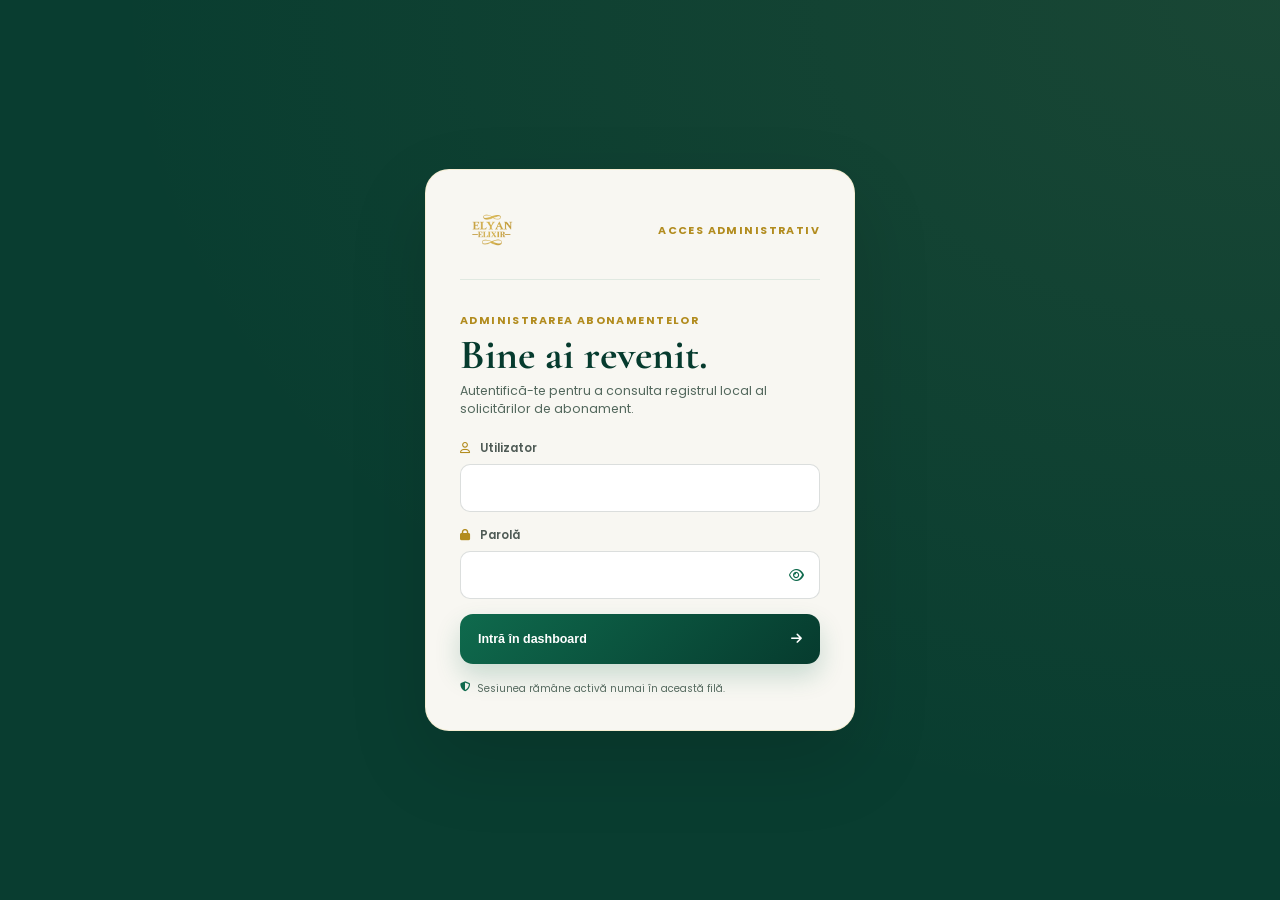
<file: dashboard.html>
<!DOCTYPE html>
<html lang="ro">
<head>
  <meta charset="UTF-8">
  <meta name="viewport" content="width=device-width,initial-scale=1">
  <meta name="theme-color" content="#0f6a4d">
  <meta name="robots" content="noindex,nofollow">
  <title>Dashboard Membership | Elyan Elixir 88</title>
  <link rel="icon" type="image/png" href="images/favicon-green.png">
  <link rel="preconnect" href="https://fonts.googleapis.com">
  <link rel="preconnect" href="https://fonts.gstatic.com" crossorigin>
  <link href="https://fonts.googleapis.com/css2?family=Cormorant+Garamond:wght@600;700&family=Poppins:wght@400;500;600;700&display=swap" rel="stylesheet">
  <link rel="stylesheet" href="https://cdnjs.cloudflare.com/ajax/libs/font-awesome/6.7.2/css/all.min.css">
  <link rel="stylesheet" href="dashboard.css?v=20260909">
  <link rel="stylesheet" href="dashboard-details.css?v=20260915">
  <link rel="stylesheet" href="dashboard-auth.css?v=20260915">
  <link rel="stylesheet" href="mobile-app.css?v=20260917">
  <link rel="stylesheet" href="visual-polish.css?v=20260918seo">
  <link rel="stylesheet" href="atelier.css?v=20260918titles">
</head>
<body class="dashboard-locked app-dashboard">
  <section id="login-screen" class="login-screen" aria-labelledby="login-title">
    <div class="login-card">
      <div class="login-brand"><img src="images/logo.png" alt="Elyan Elixir 88"><span>Acces administrativ</span></div>
      <div class="login-heading"><span>Administrarea abonamentelor</span><h1 id="login-title">Bine ai revenit.</h1><p>Autentifică-te pentru a consulta registrul local al solicitărilor de abonament.</p></div>
      <form id="dashboard-login" autocomplete="on">
        <label for="dashboard-user"><span><i class="fa-regular fa-user"></i> Utilizator</span><input id="dashboard-user" name="username" type="text" autocomplete="username" required></label>
        <label for="dashboard-password"><span><i class="fa-solid fa-lock"></i> Parolă</span><span class="password-field"><input id="dashboard-password" name="password" type="password" autocomplete="current-password" required><button id="toggle-password" type="button" aria-label="Arată parola"><i class="fa-regular fa-eye"></i></button></span></label>
        <p id="login-message" class="login-message" role="alert" aria-live="polite"></p>
        <button class="login-submit" type="submit"><span>Intră în dashboard</span><i class="fa-solid fa-arrow-right"></i></button>
      </form>
      <p class="login-security"><i class="fa-solid fa-shield-halved"></i> Sesiunea rămâne activă numai în această filă.</p>
    </div>
  </section>
  <header class="topbar">
    <a class="brand" href="index.html"><img src="images/logo.png" alt="Elyan Elixir 88"></a>
    <div class="topbar__title"><span>Administrare</span><strong>Registrul abonamentelor</strong></div>
    <div class="topbar__actions"><a class="topbar__action" href="membership.html"><i class="fa-solid fa-plus"></i><span>Abonament nou</span></a><button id="dashboard-logout" class="topbar__logout" type="button" title="Deconectare"><i class="fa-solid fa-arrow-right-from-bracket"></i><span>Ieșire</span></button></div>
  </header>
  <main>
    <section class="welcome">
      <div><span class="eyebrow">Privire de ansamblu</span><h1>Solicitările de abonament, la un loc.</h1><p>Consultă configurațiile înregistrate în acest browser, fără duplicate identice. Inițierea partajării sau deschiderea WhatsApp nu confirmă livrarea, acceptarea abonamentului ori încasarea plății. Salvarea unui card nu adaugă o solicitare.</p></div>
      <div class="today"><i class="fa-regular fa-calendar"></i><span id="today-label"></span></div>
    </section>
    <section class="stats" aria-label="Statistici Membership">
      <article><span class="stat-icon"><i class="fa-regular fa-id-card"></i></span><div><small>Configurații unice</small><strong id="stat-cards">0</strong><span id="stat-month-cards">0 luna aceasta</span></div></article>
      <article><span class="stat-icon gold"><i class="fa-solid fa-layer-group"></i></span><div><small>Ședințe incluse</small><strong id="stat-sessions">0</strong><span>în toate cardurile</span></div></article>
      <article><span class="stat-icon"><i class="fa-solid fa-wallet"></i></span><div><small>Valoare configurații</small><strong id="stat-value">0 Lei</strong><span>valoare estimată, nu încasări</span></div></article>
      <article><span class="stat-icon gold"><i class="fa-solid fa-piggy-bank"></i></span><div><small>Reduceri calculate</small><strong id="stat-discounts">0 Lei</strong><span>estimate în configurații</span></div></article>
    </section>
    <section class="history">
      <div class="history__head"><div><span>Registru digital</span><h2>Solicitări recente</h2></div><label><i class="fa-solid fa-magnifying-glass"></i><input id="search-cards" type="search" placeholder="Caută după nume sau perioadă" aria-label="Caută în carduri"></label></div>
      <div class="table-wrap">
        <table><thead><tr><th>Client</th><th>Perioada de valabilitate</th><th>Servicii</th><th>Ședințe</th><th>Total</th><th>Înregistrat</th></tr></thead><tbody id="card-history"></tbody></table>
        <div id="empty-dashboard" class="empty-dashboard"><i class="fa-regular fa-id-card"></i><h3>Prima solicitare va apărea aici</h3><p>Registrul afișează configurațiile pentru care partajarea ori WhatsApp au fost inițiate din acest browser. Descărcarea imaginii nu adaugă o solicitare.</p><a href="membership.html">Deschide configuratorul <i class="fa-solid fa-arrow-right"></i></a></div>
      </div>
      <p class="storage-note"><i class="fa-solid fa-shield-halved"></i> Registrul este local: datele sunt disponibile numai în acest browser, pe acest dispozitiv. Nu se sincronizează cu alte dispozitive.</p>
    </section>
  </main>
  <script src="dashboard-auth.js?v=20260915"></script>
  <script src="dashboard.js?v=20260918print"></script>
</body>
</html>
</file>
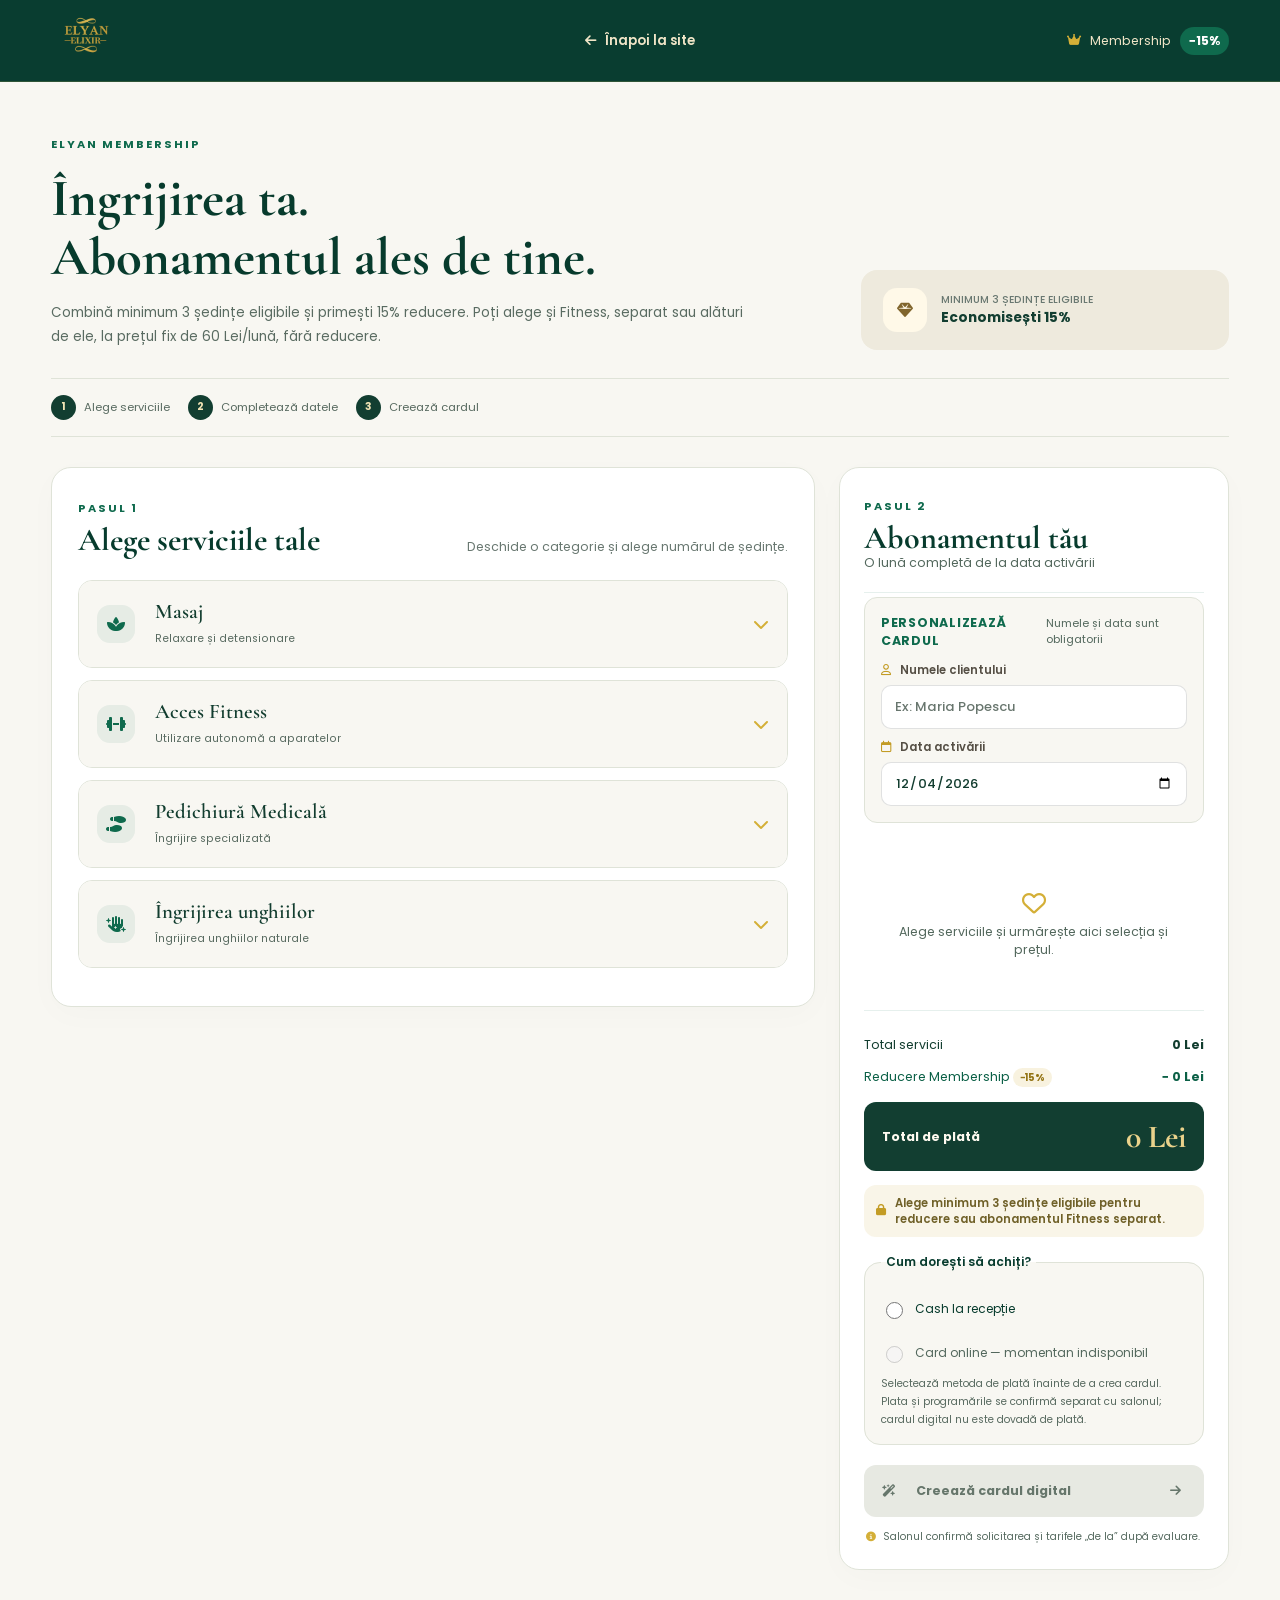
<file: membership.html>
<!DOCTYPE html>
<html lang="ro">
<head>
    <meta charset="UTF-8">
    <meta name="viewport" content="width=device-width, initial-scale=1.0, viewport-fit=cover">
    <meta name="description" content="Creează abonamentul Elyan Elixir 88 în Târgu Cărbunești: minimum 3 ședințe eligibile cu reducere de 15%. Acces fitness separat, 60 Lei/lună.">
    <meta name="robots" content="index,follow,max-image-preview:large">
    <link rel="canonical" href="https://www.elyanelixir88.ro/membership.html">
    <meta property="og:type" content="website">
    <meta property="og:site_name" content="Elyan Elixir 88">
    <meta property="og:locale" content="ro_RO">
    <meta property="og:title" content="Abonamente în Târgu Cărbunești | Elyan Membership">
    <meta property="og:description" content="Combină serviciile preferate, vezi totalul și reducerea pentru minimum 3 ședințe eligibile, apoi creează cardul digital.">
    <meta property="og:url" content="https://www.elyanelixir88.ro/membership.html">
    <meta property="og:image" content="https://www.elyanelixir88.ro/images/hero1.webp">
    <meta name="twitter:card" content="summary_large_image">
    <meta name="twitter:title" content="Abonamente Elyan Elixir 88 — Târgu Cărbunești">
    <meta name="twitter:description" content="Configurează serviciile și creează cardul tău digital Elyan Membership.">
    <meta name="twitter:image" content="https://www.elyanelixir88.ro/images/hero1.webp">
    <script type="application/ld+json">
    {"@context":"https://schema.org","@graph":[
      {"@type":"WebPage","@id":"https://www.elyanelixir88.ro/membership.html#webpage","url":"https://www.elyanelixir88.ro/membership.html","name":"Abonamente în Târgu Cărbunești | Elyan Membership","inLanguage":"ro-RO","isPartOf":{"@id":"https://www.elyanelixir88.ro/#website"},"about":{"@id":"https://www.elyanelixir88.ro/#salon"},"breadcrumb":{"@id":"https://www.elyanelixir88.ro/membership.html#breadcrumb"}},
      {"@type":"BreadcrumbList","@id":"https://www.elyanelixir88.ro/membership.html#breadcrumb","itemListElement":[{"@type":"ListItem","position":1,"name":"Elyan Elixir 88","item":"https://www.elyanelixir88.ro/"},{"@type":"ListItem","position":2,"name":"Abonamente","item":"https://www.elyanelixir88.ro/membership.html"}]}
    ]}
    </script>
    <meta name="theme-color" content="#0F6A4D">
    <title>Abonamente în Târgu Cărbunești | Elyan Membership</title>
    <link rel="icon" type="image/png" href="images/favicon-green.png">
    <link rel="preconnect" href="https://fonts.googleapis.com">
    <link rel="preconnect" href="https://fonts.gstatic.com" crossorigin>
    <link href="https://fonts.googleapis.com/css2?family=Cormorant+Garamond:wght@500;600;700&family=Poppins:wght@400;500;600;700&display=swap" rel="stylesheet">
    <link rel="stylesheet" href="https://cdnjs.cloudflare.com/ajax/libs/font-awesome/6.7.2/css/all.min.css">
    <link rel="stylesheet" href="membership.css?v=20260908b">
    <link rel="stylesheet" href="membership-card.css?v=20260918print">
    <link rel="stylesheet" href="membership-form.css?v=20260915">
    <link rel="stylesheet" href="membership-compact.css?v=20260915">
    <link rel="stylesheet" href="mobile-app.css?v=20260917">
    <link rel="stylesheet" href="visual-polish.css?v=20260918seo">
    <link rel="stylesheet" href="ios-install.css?v=20260918">
    <link rel="stylesheet" href="atelier.css?v=20260918titles">
    <link rel="manifest" href="manifest.webmanifest">
    <link rel="apple-touch-icon" href="images/apple-touch-icon-green.png">
    <meta name="apple-mobile-web-app-capable" content="yes">
</head>
<body>
    <header class="membership-header">
        <a class="brand" href="index.html#home"><img src="images/logo.png" alt="Elyan Elixir 88"></a>
        <a class="back-link" href="index.html#membership"><i class="fa-solid fa-arrow-left"></i><span>Înapoi la site</span></a>
        <div class="header-offer"><i class="fa-solid fa-crown"></i><span>Membership</span><strong>−15%</strong></div>
    </header>

    <main>
        <section class="configurator-intro">
            <div>
                <span class="eyebrow">Elyan Membership</span>
                <h1>Îngrijirea ta. Abonamentul ales de tine.</h1>
                <p>Combină minimum 3 ședințe eligibile și primești 15% reducere. Poți alege și Fitness, separat sau alături de ele, la prețul fix de 60 Lei/lună, fără reducere.</p>
            </div>
            <div class="intro-badge"><i class="fa-solid fa-gem"></i><span><small>Minimum 3 ședințe eligibile</small>Economisești 15%</span></div>
        </section>
        <ol class="atelier-steps" aria-label="Pașii configurării"><li><b>1</b> Alege serviciile</li><li><b>2</b> Completează datele</li><li><b>3</b> Creează cardul</li></ol>

        <section class="configurator-shell" aria-label="Configurator abonament">
            <div class="catalog">
                <div class="catalog-heading">
                    <div><span>Pasul 1</span><h2>Alege serviciile tale</h2></div>
                    <p>Deschide o categorie și alege numărul de ședințe.</p>
                </div>
                <div id="service-catalog"></div>
            </div>

            <aside class="summary" aria-labelledby="summary-title">
                <div class="summary-head"><span>Pasul 2</span><h2 id="summary-title">Abonamentul tău</h2><p>O lună completă de la data activării</p></div>
                <div class="member-form">
                    <div class="member-form__heading"><span>Personalizează cardul</span><small>Numele și data sunt obligatorii</small></div>
                    <div class="member-form__grid">
                        <label for="client-name"><span><i class="fa-regular fa-user"></i> Numele clientului</span><input id="client-name" type="text" maxlength="60" autocomplete="name" placeholder="Ex: Maria Popescu" required></label>
                        <label for="membership-month"><span><i class="fa-regular fa-calendar"></i> Data activării</span><input id="membership-month" type="date" required></label>
                    </div>
                    <p id="form-message" class="form-message" role="status" aria-live="polite"></p>
                </div>
                <div id="summary-items" class="summary-items"><div class="empty-state"><i class="fa-regular fa-heart"></i><p>Alege serviciile și urmărește aici selecția și prețul.</p></div></div>
                <div class="calculation">
                    <div><span>Total servicii</span><strong id="subtotal">0 Lei</strong></div>
                    <div class="discount"><span>Reducere Membership <em>−15%</em></span><strong id="discount">− 0 Lei</strong></div>
                    <div class="final-total"><span>Total de plată</span><strong id="total">0 Lei</strong></div>
                </div>
                <p id="eligibility-message" class="eligibility-message"><i class="fa-solid fa-lock"></i><span>Alege minimum 3 ședințe eligibile pentru reducere sau abonamentul Fitness separat.</span></p>
                <fieldset class="payment-choice" style="border:1px solid #cadbd0;border-radius:16px;padding:16px;margin:16px 0;color:#073b2d">
                    <legend>Cum dorești să achiți?</legend>
                    <label style="display:block;padding:10px 0"><input type="radio" name="payment-method" value="cash" required> Cash la recepție</label>
                    <label style="display:block;padding:10px 0;color:#53685d"><input type="radio" name="payment-method" value="card" disabled> Card online — momentan indisponibil</label>
                    <small>Selectează metoda de plată înainte de a crea cardul. Plata și programările se confirmă separat cu salonul; cardul digital nu este dovadă de plată.</small>
                </fieldset>
                <button id="generate-card" class="order-button is-disabled" type="button" disabled>
                    <i class="fa-solid fa-wand-magic-sparkles"></i><span>Creează cardul digital</span><i class="fa-solid fa-arrow-right"></i>
                </button>
                <p class="summary-note"><i class="fa-solid fa-circle-info"></i> Salonul confirmă solicitarea și tarifele „de la” după evaluare.</p>
            </aside>
        </section>
    </main>

    <div id="card-modal" class="card-modal" aria-hidden="true">
        <div class="card-modal__backdrop" data-close-modal></div>
        <section class="card-modal__dialog" role="dialog" aria-modal="true" aria-labelledby="digital-card-title">
            <button class="modal-close" type="button" data-close-modal aria-label="Închide"><i class="fa-solid fa-xmark"></i></button>
            <div class="digital-card" id="digital-card-preview">
                <div class="digital-card__top"><i class="fa-solid fa-crown"></i><span>ELYAN ELIXIR 88</span><small>MEMBERSHIP</small></div>
                <div class="digital-card__intro"><span>Abonamentul tău lunar</span><h2 id="digital-card-title">Serviciile alese de tine</h2></div>
                <div class="digital-card__identity">
                    <div><small>Pregătit pentru</small><strong id="card-client-name">—</strong></div>
                    <div><small>Valabilitate</small><strong id="card-month">—</strong></div>
                </div>
                <div id="digital-card-items" class="digital-card__items"></div>
                <div class="digital-card__totals">
                    <div><span>Total servicii</span><strong id="card-subtotal">0 Lei</strong></div>
                    <div><span>Reducere Membership (15%)</span><strong id="card-discount">− 0 Lei</strong></div>
                    <div class="digital-card__final"><span>Total de plată</span><strong id="card-total">0 Lei</strong></div>
                </div>
                <p id="card-payment">Alege metoda de plată înainte de solicitare.</p>
                <section class="payment-validation" aria-label="Confirmare manuală a achitării, de completat de salon">
                    <h3>Confirmarea achitării</h3>
                    <small>Salonul completează acest spațiu numai după încasarea plății.</small>
                    <div class="payment-validation__fields">
                        <div class="payment-validation__stamp"><span>Ștampila salonului</span></div>
                        <div class="payment-validation__signature"><span>Semnătură</span><div></div><span>Data achitării</span><div></div></div>
                    </div>
                </section>
                <p>Solicitare de abonament · confirmare de la salon necesară · nu este dovadă de plată</p>
            </div>
            <div class="card-actions">
                <button id="print-card-menu" type="button" aria-expanded="false" aria-controls="print-card-options"><i class="fa-solid fa-print"></i> Tipărește</button>
            </div>
            <div id="print-card-options" hidden>
                <h3>Trimite solicitarea sau păstrează cardul</h3>
                <div class="card-actions">
                    <a id="whatsapp-order" href="#" target="_blank" rel="noopener noreferrer"><i class="fa-brands fa-whatsapp"></i> Trimite pe WhatsApp salonului</a>
                    <button id="download-card" type="button"><i class="fa-solid fa-download"></i> Salvează cardul</button>
                </div>
                <p>Pentru solicitare, alege WhatsApp și conversația salonului Elyan Elixir 88 — 0769 729 403, apoi apasă „Trimite”. Dacă imaginea nu poate fi partajată, salveaz-o și atașeaz-o manual. Salvarea cardului nu trimite o solicitare salonului.</p>
            </div>
            <p id="submission-status" role="status" aria-live="polite" style="padding:16px;color:#073b2d;font-size:.8rem;line-height:1.7"></p>
        </section>
    </div>

    <script src="services.js?v=20260918copy"></script>
    <script src="membership.js?v=20260918copy"></script>
    <script src="membership-workflow.js?v=20260918copy"></script>
    <script src="membership-print-menu.js?v=20260918"></script>
    <script src="atelier.js?v=20260918"></script>
    <script src="mobile-app.js?v=20260918atelier"></script>
    <script src="navigation-loader.js?v=20260918"></script>
</body>
</html>
</file>
<file: style.css>
:root{

/* COLORS */
--primary:#0F6A4D;
--primary-opacity:#0f6a4da6;
--primary-dark:#0A4D38;
--primary-light:#2D8C68;
--gold:#D4AF37;
--gold-light:#E9C96B;
--white:#ffffff;
--background:#08a880;
--gray:#777777;
--dark:#1F1F1F;
--black:#111111;
/* FONTS */
--heading:'Cormorant Garamond',serif;
--text:'Poppins',sans-serif;

/* FONT SIZE */
--fs-1:72px;
--fs-2:58px;
--fs-3:42px;
--fs-4:30px;
--fs-5:22px;
--fs-6:18px;
--fs-7:16px;

/* FONT WEIGHT */
--light:300;
--regular:400;
--medium:500;
--semi:600;
--bold:700;
/* CONTAINER */

--container:1400px;

/* BORDER */

--radius:18px;
--radius-large:30px;
--radius-round:100px;

/* SHADOW */

--shadow:
0 15px 45px rgba(0,0,0,.10);
--shadow-hover:
0 25px 60px rgba(0,0,0,.18);

/* TRANSITION */

--transition:.35s ease;

/* HEADER */

--header-height:90px;

}

*{

margin:0;
padding:0;
box-sizing:border-box;

}

html{

scroll-behavior:smooth;

}

body{
font-family:var(--text);
color:var(--dark);
overflow-x:hidden;

}

img{

max-width:100%;
display:block;

}

a{

text-decoration:none;
color:inherit;

}

ul{

list-style:none;

}

button{

border:none;
background:none;
cursor:pointer;
font-family:inherit;

}

input, textarea{
font-family:inherit;
outline:none;

}

section{
padding:120px 0;

}

::selection{
background:var(--primary);

}
.services-grid{
    margin-top: 50px;
}

::-webkit-scrollbar{
width:10px;

}

::-webkit-scrollbar-track{
background:#eee;

}

::-webkit-scrollbar-thumb{
background:var(--primary);
border-radius:50px;

}

::-webkit-scrollbar-thumb:hover{
background:var(--gold);

}
.container{
width:min(92%,var(--container));
margin:auto;

}

h1,h2,h3,h4,h5{
font-family:var(--heading);
font-weight:700;
line-height:1;

}

h1{
font-size:var(--fs-1);
}

h2{
font-size:var(--fs-2);

}

h3{
font-size:var(--fs-3);

}

p{
font-size:17px;
line-height:1.1;
color:var(--gray);

}

#loader{
position:fixed;
inset:0;
background:var(--primary);
display:flex;
justify-content:center;
align-items:center;
z-index:99999;
transition:.7s;

}

.loader-content{
display:flex;
flex-direction:column;
align-items:center;
gap:25px;

}

.loader-content img{
width:170px;

}

.loader-line{
width:0;
height:3px;
background:var(--gold);
animation:loading 2s forwards;

}

@keyframes loading{
100%{

width:170px;

}

}

header{
position:fixed;
top:0;
left:0;
width:100%;
height:var(--header-height);
z-index:9999;
transition:var(--transition);

}

header.active{
background:var(--primary-opacity);
backdrop-filter:blur(18px);
box-shadow:var(--shadow);


}

.navbar{
width:min(94%,var(--container));
height:100%;
margin:auto;
display:flex;
justify-content:space-between;
align-items:center;

}

.logo{
    position:relative;
    overflow:hidden;
}
.logo::after{
    content:"";
    position:absolute;
    top:0;
    left:-120%;
    width:15%;
    height:100%;
    background:linear-gradient(
        110deg,
        transparent,
        rgba(75, 189, 0, 0.35),
        transparent
    );

    transform:skewX(-20deg);
    animation:logoShine 10s infinite;

}
@keyframes logoShine{

    0%{

        left:-120%;

    }

    12%{

        left:140%;

    }

    100%{

        left:140%;

    }

}


.logo img{
height:65px;
transition:.35s;

}

.nav-links{
display:flex;
gap:34px;
align-items:center;

}

.nav-links a{
font-size:16px;
font-weight:500;
color:var(--white);
position:relative;
transition:.35s;

}
.nav-links a:hover{
    color: var(--gold-light);
}

.nav-links a::after{

content:"";
position:absolute;
left:0;
bottom:-8px;
width:0;
height:2px;
background:var(--gold);
transition:.35s;


}

.nav-links a:hover::after{
width:100%;

}

#loader.hide{
opacity:0;
visibility:hidden;
pointer-events:none;
transition:.6s;

}

/*==================================================

BURGER MENU

==================================================*/

.burger{
    width:45px;
    height:45px;
    display:none;
    justify-content:center;
    align-items:center;
    flex-direction:column;
    gap:6px;
    cursor:pointer;
    z-index:10002;

}

.burger span{
    width:28px;
    height:3px;
    background:white;
    border-radius:50px;
    transition:.35s ease;

}

/* Header alb */

header.active .burger span{
   background:var(--primary);

}

.burger.active span:nth-child(1){
    transform:translateY(9px) rotate(45deg);

}

.burger.active span:nth-child(2){

    opacity:0;

}

.burger.active span:nth-child(3){

    transform:translateY(-9px) rotate(-45deg);

}

@media(max-width:992px){

.nav-links, .nav-actions{
    display:none;

}

.burger{
    display:flex;

}

}


body.menu-open{
    overflow:hidden;

}

.mobile-overlay{
    position:fixed;
    inset:0;
    background:rgba(0,0,0,.45);
    opacity:0;
    visibility:hidden;
    transition:.35s;
    z-index:10000;

}

.mobile-overlay.active{

    opacity:1;
    visibility:visible;

}

/*==================================================

FULLSCREEN MOBILE MENU

==================================================*/

.mobile-menu {

    position: fixed;
    inset: 0;

    width: 100%;
    height: 100vh;
    height: 100dvh;

    background-image: url("images/hero1.webp");
    background-size: cover;
    background-position: center;
    background-repeat: no-repeat;

    display: flex;

    /* Centrare doar pe orizontală */
    justify-content: center;

    /* Conținutul începe de sus */
    align-items: flex-start;

    opacity: 0;
    visibility: hidden;

    transition:
        opacity .45s ease,
        visibility .45s ease;

    z-index: 10002;

    /* Meniul poate fi derulat vertical */
    overflow-x: hidden;
    overflow-y: auto;

    overscroll-behavior: contain;
    -webkit-overflow-scrolling: touch;
    touch-action: pan-y;
}
/* STRATUL VERDE AL MENIULUI */

.mobile-menu::before {

    content: "";

    position: fixed;
    inset: 0;

    z-index: 0;

    background:
        linear-gradient(
            rgba(8, 45, 33, .72),
            rgba(15, 106, 77, .48)
        );

    backdrop-filter: blur(8px);
    -webkit-backdrop-filter: blur(8px);

    pointer-events: none;
}


/* EFECTUL LUMINOS */

.mobile-menu::after {

    content: "";

    position: fixed;
    inset: 0;

    z-index: 1;

    background:
        radial-gradient(
            circle at top,
            rgba(255, 255, 255, .10),
            transparent 55%
        );

    pointer-events: none;
}
.mobile-menu-content {

    position: relative;
    z-index: 2;

    width: min(100%, 520px);

    display: flex;
    flex-direction: column;
    align-items: center;

    gap: 18px;

    /* Spațiu pentru header și burger */
    padding: 110px 24px 60px;

    box-sizing: border-box;
}

.mobile-menu.active{
    opacity:1;
    visibility:visible;

}



.mobile-menu-content a{
    color:white;
    letter-spacing:1px;
    transition:var(--transition);
    font-size:34px;
    font-family:var(--heading);
    font-weight:600;
    opacity:0;
    transform:translateY(40px);
    transition:.45s;

}
.mobile-menu-content a:hover{

    color:var(--gold);
    transform:translateY(-3px);
    text-shadow:
        0 0 20px rgba(212,175,55,.35);

}

.mobile-contact{
    margin-top:60px;
    padding-top:35px;
    border-top:1px solid rgba(255,255,255,.15);
    display:flex;
    flex-direction:column;
    align-items:center;
    gap:18px;

}

.mobile-contact a, .mobile-contact p{

    color:white;
    font-size:17px;
    opacity:.9;

}

.mobile-menu.active a{
    opacity:1;
    transform:translateY(0);

}

@media(min-width:993px){

.mobile-menu{
display:none;

}

}
@media (max-width: 576px) {

    .mobile-menu-content {

        gap: 16px;

        padding:
            calc(95px + env(safe-area-inset-top))
            20px
            calc(45px + env(safe-area-inset-bottom));
    }
}

.mobile-address{
    display:flex;
    align-items:flex-start;
    gap:10px;
    font-size:17px;
    opacity:.9;
    text-decoration:none;
    transition:var(--transition);

}


.hero{
    position:relative;
    min-height:100vh;
    display:flex;
    align-items:center;
    overflow:hidden;
    padding:140px 0 80px;
    color: #ffc710;

}
@keyframes luxuryReveal{

    0%{

        opacity:0;

        transform:
            translateY(45px)
            scale(.5)
            rotate(-18deg);

        filter:blur(10px);

    }

    60%{

        opacity:1;

        transform:
            translateY(-8px)
            scale(1.12)
            rotate(4deg);

        filter:blur(0);

    }

    100%{

        opacity:1;

        transform:
            translateY(0)
            scale(1)
            rotate(0);

        filter:blur(0);

    }

}

.hero-service:nth-child(1){

    animation-delay:.15s;

}

.hero-service:nth-child(2){

    animation-delay:.35s;

}

.hero-service:nth-child(3){

    animation-delay:.55s;

}

.hero-service:nth-child(4){

    animation-delay:.75s;

}
.hero-service{

    transition:
        transform .35s,
        box-shadow .35s,
        background .35s;

        opacity:0;

    animation:luxuryReveal .8s cubic-bezier(.22,1,.36,1) forwards;
}

.hero-service:hover{

    transform:
        translateY(-8px)
        scale(1.08);

}


.hero-content{
    width:min(90%,700px);
    margin-left:8%;
    position:relative;
    z-index:2;
    display: flex;
    flex-direction: column;
    justify-content: center;
    align-items: center;
}
.hero-content h1{

    color:var(--gold-light);
    -webkit-text-stroke:1px rgba(255,255,255,.18);
    text-shadow:
        0 2px 10px rgba(0,0,0,.35),
        0 0 25px rgba(15,106,77,.35);
    text-transform: uppercase;
    margin-bottom: 6px;
}

.hero-content h2{
    color: var(--white);
}
.hero-description{
    color: #ffffff;
    margin-bottom: 100px;
}
.hero-subtitle{
    position: relative;
    display: inline-block;

    padding: 10px 16px 8px;

    background:
        linear-gradient(
            135deg,
            var(--primary-light),
            var(--primary)
        );

    border: 1px solid rgba(255, 255, 255, .18);
    border-radius: 10px;
    margin-bottom: 30px;
    color: #fff;

    font-family: "DM Serif Display", serif;
    font-size: .9em;
    font-weight: 400;
    font-style: italic;
    line-height: 1.1;

    letter-spacing: .04em;
    text-transform: uppercase;

    box-shadow:
        0 8px 22px rgba(8, 141, 99, 0.445),
        inset 0 1px 0 rgba(255, 255, 255, .18);

    text-shadow:
        0 1px 2px rgba(0, 0, 0, .18);

    transform: translateY(-2px);

    transition:
        transform .3s ease,
        box-shadow .3s ease,
        background .3s ease;
    margin-bottom: 70px;
}
.hero-subtitle h1, h2 {
    margin-bottom: 20px;
    text-decoration: solid;
    
}


@media(max-width:576px){

.hero{
    padding:100px 0 50px;

}

}


.hero-social{
    margin-top:100px;
    display:flex;
    align-items:center;
    gap:35px;
    flex-wrap:wrap;
}

.hero-social a{

    display:flex;
    align-items:center;
    gap:10px;
    color:var(--white);
    font-size:15px;
    font-weight:500;
    transition:var(--transition);

}

.hero-social a i{
    width:42px;
    height:42px;
    border:1px solid rgba(255,255,255,.25);
    border-radius:50%;
    display:flex;
    justify-content:center;
    align-items:center;
    font-size:18px;
    transition:var(--transition);

}

.hero-social a:hover{
    color:var(--gold);
}

.hero-social a:hover i{
    border-color:var(--white);
    background:rgba(212,175,55,.15);
    transform:translateY(-3px);

}


@media (max-width:992px){

section{

    padding:90px 0;

}

h1{

    font-size:56px;

}

h2{

    font-size:42px;

}

h3{

    font-size:32px;

}

p{

    font-size:16px;

}

.logo img{

    height:55px;

}

}

@media (max-width:768px){

.container{
    width:96%;
}

section{

    padding:70px 0;

}

h1{

    font-size:42px;

}

h2{

    font-size:34px;

}

h3{

    font-size:28px;

}

p{

    font-size:16px;

    line-height:1.1;

}

header{

    height:80px;

}

.logo img{

    height:50px;

}

}

@media (max-width:768px){

.mobile-menu-content{

    gap:22px;

}

.mobile-menu-content a{

    font-size:28px;

}

.mobile-contact{

    margin-top:45px;

    gap:14px;

}

.mobile-contact a{

    font-size:15px;

}

.mobile-address{

    font-size:15px;

}

}

@media (max-width:576px){

header{

    height:75px;

}

.logo img{

    height:45px;

}

.burger{

    width:40px;
    height:40px;

}

.burger span{

    width:24px;

}

.mobile-menu-content{

    gap:18px;

}

.mobile-menu-content a{

    font-size:24px;

}

.mobile-contact{

    margin-top:35px;

}

.mobile-contact a{

    font-size:14px;

}

.mobile-address{

    font-size:14px;

}

}



.hero-slider{

    position:absolute;

    inset:0;

    overflow:hidden;

}

.slide{

    position:absolute;
    inset:0;
    background-size:cover;
    background-position:center;
    background-repeat:no-repeat;
    opacity:0;
    transition:opacity 1.2s ease;

}

.slide.active{

    opacity:1;

}

.slide:nth-child(1){

    background-image:url("images/hero1.webp");

}

.slide:nth-child(2){

    background-image:url("images/hero2.webp");

}

.slide:nth-child(3){

    background-image:url("images/hero3.webp");

}


footer{

    background:#081F18;

    color:white;

    padding:90px 0 35px;

    position:relative;

}
.footer-container{

    display:grid;
    grid-template-columns:2fr 1fr 1fr 1fr;
    gap:60px;
    align-items:flex-start;

}
.footer-brand img{

    width:220px;

    margin-bottom:25px;

}

.footer-brand p{

    color:rgba(255,255,255,.75);

    font-size:17px;

    line-height:1.1;

    max-width:320px;

}
.footer-column h3{

    color:var(--gold);

    margin-bottom:22px;

    font-size:24px;

}
.footer-column{

    display:flex;

    flex-direction:column;

    gap:14px;

}
.footer-column a{

    color:rgba(255,255,255,.78);

    transition:var(--transition);

}

.footer-column a:hover{

    color:var(--gold);

    transform:translateX(6px);

}
.footer-column p{

    color:rgba(255,255,255,.72);

}
.footer-bottom{

    margin-top:70px;

    padding-top:35px;

    border-top:1px solid rgba(255,255,255,.10);

    display:flex;

    justify-content:space-between;

    align-items:center;

    flex-wrap:wrap;

    gap:20px;

}
.footer-social{

    display:flex;

    gap:18px;

}
.footer-social a{

    width:46px;

    height:46px;

    border-radius:50%;

    display:flex;

    justify-content:center;

    align-items:center;

    border:1px solid rgba(255,255,255,.12);

    color:white;

    transition:var(--transition);

}
.footer-social a:hover{

    background:var(--gold);

    color:#081F18;

    transform:translateY(-5px);

    border-color:var(--gold);

}
.footer-bottom p{

    color:rgba(255,255,255,.60);

    font-size:15px;

}

.footer-bottom a{

    color:var(--gold);

}
@media(max-width:992px){

.footer-container{
    grid-template-columns:1fr 1fr;
}

}
@media(max-width:768px){


   
.hero-social{
    justify-content:center;
    gap:18px;

}

.hero-social a{
    font-size:14px;

}

.hero-social a i{
    width:28px;
    height:28px;
    font-size:16px;

}
.hero{
    min-height:100svh;
    padding:110px 0 60px;

}

.hero-content{
    width:92%;
    margin:auto;
    text-align:center;

}

.service-content{

    padding:28px;

}

.service-content h3{

    font-size:28px;

}

.service-image{

    height:230px;

}

.service-footer{
    padding-top:0px;
    flex-direction:column;
    align-items:flex-start;
    box-shadow: .1px 1px 1px 1px var(--primary-opacity);
    border-radius: 14px;

}

.service-btn{
    width:98%;
    margin: 5px;
}

.footer-container{
    grid-template-columns:1fr;
    text-align:center;

}
.footer-brand{
    display: flex;
    flex-direction: column;
    align-items: center;
    width: 100%;
    text-align: center;
}

.footer-brand img{

    margin:auto auto 25px;

}

.footer-column{

    align-items:center;

}

.footer-bottom{

    flex-direction:column;

}

header.active{

background:none;



}

}
footer::before{

    content:"";

    position:absolute;

    top:0;
    left:50%;

    transform:translateX(-50%);

    width:220px;
    height:2px;

    background:linear-gradient(
        90deg,
        transparent,
        var(--gold),
        transparent
    );

}



.service-card{

    background:rgb(255, 255, 255);

    border-radius:30px;

    overflow:hidden;

    display:flex;

    flex-direction:column;

    box-shadow:
        0 20px 60px rgba(0,0,0,.08);

    transition:
        transform .45s ease,
        box-shadow .45s ease;

    position:relative;

}
.service-card:hover{

    transform:translateY(-10px);

    box-shadow:
        0 35px 80px rgba(0,0,0,.14);

}
.service-image{

    position:relative;

    height:290px;

    overflow:hidden;

}
.service-image img{

    width:100%;

    height:100%;

    object-fit:cover;

    transition:
        transform .8s ease,
        filter .8s ease;

}
.service-card:hover .service-image img{

    transform:scale(1.08);

    filter:brightness(1.08);

}
.service-image::after{

    content:"";

    position:absolute;

    inset:0;

    background:

        linear-gradient(

            transparent 35%,

            rgba(8,31,24,.75)

        );

}

.service-category{

    position:absolute;
    top:22px;
    left:22px;
    z-index:2;
    background:rgba(255,255,255,.18);
    backdrop-filter:blur(12px);
    -webkit-backdrop-filter:blur(12px);
    padding:10px 18px;
    border-radius:40px;
    color:white;
    font-size:14px;
    letter-spacing:1px;
    border:1px solid rgba(255,255,255,.35);

}

.service-content{

    padding:38px;

}
.service-content h3{

    font-size:34px;
    color:var(--primary);
    margin-bottom:18px;

}
.service-intro{

    color:#555;
    line-height:1.1;
    margin-bottom:35px;

}
.service-block{
    margin-bottom:35px;

}
.service-block h4{

    display:flex;
    align-items:center;
    gap:12px;
    color:var(--primary);
    margin-bottom:18px;
    font-size:20px;

}
.service-block h4 i{

    color:var(--gold);
    font-size:22px;

}
.service-block ul{

    display:flex;
    flex-direction:column;
    gap:10px;
    padding-left:20px;

}
.service-block li{

    color:#555;
    line-height:1.1;

}
.service-footer{

    margin-top:20px;
    padding-top:28px;
    border-top:1px solid rgba(0,0,0,.08);
    display:flex;
    justify-content:space-between;
    align-items:center;
    gap:25px;
    flex-wrap:wrap;
    

}
.service-duration{

    display:flex;
    align-items:center;
    gap:10px;
    color:var(--primary);
    font-weight:600;

}
.service-duration i{

    color:var(--gold);

}
.service-btn{

    display:inline-flex;
    align-items:center;
    justify-content:center;
    gap:12px;
    padding:8px 14px;
    border-radius:50px;
    background:var(--primary);
    color:white;
    font-size: 12px;
    font-weight:600;
    transition:var(--transition);

}
.service-btn i{

    font-size:30px;

}
.service-btn:hover{

    transform:translateY(-3px);
    box-shadow:
        0 15px 35px rgba(191, 197, 193, 0.35);

}


.fitness-highlights{

display:grid;
grid-template-columns:repeat(4,1fr);
gap:25px;
margin:70px 0;

}

.fitness-highlight{

background:#fff;
padding:35px 30px;
border-radius:25px;
text-align:center;
box-shadow:0 15px 40px rgba(0,0,0,.08);
transition:.35s;

}

.fitness-highlight:hover{

transform:translateY(-8px);
box-shadow:0 20px 45px rgba(0,0,0,.12);

}

.fitness-highlight i{
font-size:40px;
color:var(--gold);
margin-bottom:18px;

}

.fitness-highlight h3{
margin-bottom:12px;

}

.fitness-highlight p{

color:#666;
line-height:1.1;

}
/* =====================================================
   FITNESS HIGHLIGHTS — TABLETĂ ȘI MOBIL
===================================================== */

@media (max-width: 768px) {

    .fitness-highlights {

        grid-template-columns: repeat(2, minmax(0, 1fr));

        gap: 14px;
        margin: 40px 0;
    }

    .fitness-highlight {

        min-width: 0;

        padding: 22px 14px;

        border-radius: 18px;

        box-shadow:
            0 10px 25px rgba(0, 0, 0, .07);
    }

    .fitness-highlight:hover {

        transform: translateY(-3px);

        box-shadow:
            0 13px 28px rgba(0, 0, 0, .10);
    }

    .fitness-highlight i {

        font-size: 30px;

        margin-bottom: 12px;
    }

    .fitness-highlight h3 {

        margin-bottom: 8px;

        font-size: 1rem;
        line-height: 1.2;
    }

    .fitness-highlight p {

        font-size: .82rem;
        line-height: 1.4;
    }
}

@media(max-width:992px){
.fitness-highlights{
grid-template-columns:repeat(2,1fr);

}

}

@media(max-width:600px){
.fitness-highlights{
grid-template-columns:1fr;

}

}
#fitness .service-image img{
height:340px;
object-fit:cover;

}
#fitness .service-card:hover{
transform:translateY(-12px);
}

#fitness .service-category{
letter-spacing:1px;
text-transform:uppercase;
font-size:.75rem;
}

#fitness{
    position:relative;
    overflow:hidden;
}

#fitness::before{
    content:"";
    position:absolute;
    inset:0;
    
    pointer-events:none;
}

#pedichiura{

    position:relative;
    overflow:hidden;


}

#pedichiura::before{

    content:"";
    position:absolute;
    inset:0;
    background:

        radial-gradient(
        circle at top left,
        rgba(212,175,55,.05),
        transparent 35%

        ),
        radial-gradient(
        circle at bottom right,
        rgba(11,84,60,.05),
        transparent 45%
        );
    pointer-events:none;

}

.pedicure-highlights{
display:grid;
grid-template-columns:repeat(4,1fr);
gap:25px;
margin:70px 0;
}

#pedichiura .service-category{
background:
rgba(11,84,60,.9);

}

#pedichiura .service-image img{
height:340px;
object-fit:cover;

}

#pedichiura .service-card:hover{
transform:
translateY(-10px);

}

/* =========================================================
   DESPRE
========================================================= */

.about-wrapper{

    display:flex;

    align-items:center;

    justify-content:space-between;

    gap:70px;

    margin-top:70px;

}

.about-content{

    flex:1;

}

.about-content p{

    margin-bottom:24px;

    color:var(--gray);

    font-size:var(--fs-6);

    line-height:1.9;

}

.about-features{

    display:grid;

    grid-template-columns:repeat(2,1fr);

    gap:18px;

    margin:40px 0;

}

.about-feature{

    display:flex;

    align-items:center;

    gap:15px;

    background:#fff;

    padding:18px 22px;

    border-radius:18px;

    box-shadow:0 10px 35px rgba(0,0,0,.06);

    transition:.35s;

}

.about-feature:hover{

    transform:translateY(-6px);

}

.about-feature i{

    width:50px;

    height:50px;

    border-radius:50%;

    display:flex;

    align-items:center;

    justify-content:center;

    background:rgba(15,106,77,.08);

    color:var(--primary);

    font-size:22px;

    flex-shrink:0;

}

.about-feature span{

    font-weight:600;

    color:var(--dark);

    line-height:1.5;

}

.about-image{

    flex:1;

    position:relative;

}

.about-image img{

    width:100%;

    display:block;

    border-radius:30px;

    box-shadow:0 25px 60px rgba(0,0,0,.15);

    transition:.45s;

}

.about-image:hover img{

    transform:scale(1.02);

}

.about-image::after{

    content:"";

    position:absolute;

    inset:0;

    border-radius:30px;

    background:linear-gradient(
        180deg,
        rgba(0,0,0,0),
        rgba(0,0,0,.18)
    );

    pointer-events:none;

}

.about-badge{

    position:absolute;

    left:30px;

    bottom:30px;

    display:flex;

    align-items:center;

    gap:15px;

    padding:18px 22px;

    border-radius:20px;

    backdrop-filter:blur(18px);

    background:rgba(255,255,255,.92);

    box-shadow:0 12px 35px rgba(0,0,0,.12);

}

.about-badge i{

    width:55px;

    height:55px;

    border-radius:50%;

    display:flex;

    align-items:center;

    justify-content:center;

    background:var(--primary);

    color:#fff;

    font-size:22px;

}

.about-badge strong{

    display:block;

    font-family:var(--heading);

    font-size:24px;

    color:var(--dark);

}

.about-badge span{

    display:block;

    color:var(--gray);

    font-size:14px;

    margin-top:4px;

}

@media(max-width:991px){

    .about-wrapper{

        flex-direction:column;

        gap:50px;

    }

    .about-features{

        grid-template-columns:1fr;

    }

    .about-badge{

        position:static;

        margin-top:20px;

    }

}




.hero-services{

    display:flex;

    gap:18px;

    margin:35px 0 40px;

}

.hero-service{

    position:relative;

    width:62px;

    height:62px;

    display:flex;

    justify-content:center;

    align-items:center;

    border-radius:50%;

    background:rgba(255,255,255,.08);

    border:1px solid rgba(255,255,255,.18);

    backdrop-filter:blur(12px);
    -webkit-backdrop-filter:blur(12px);

    color:var(--membership-gold);

    font-size:24px;

    transition:.35s;

}

.hero-service:hover{

    transform:translateY(-6px);

    background:var(--primary);

    border-color:var(--primary);

    box-shadow:0 15px 35px rgba(15,106,77,.45);

}

.hero-service::after{

    content:attr(aria-label);

    position:absolute;

    bottom:-42px;

    left:50%;

    transform:translateX(-50%);

    padding:8px 14px;

    border-radius:30px;

    background:#111;

    color:#fff;

    font-size:13px;

    white-space:nowrap;

    opacity:0;

    pointer-events:none;

    transition:.3s;

}
@media (hover:none){

    .hero-service::after{

        display:none;

    }

}

.hero-service:hover::after{

    opacity:1;

}

@media (max-width:768px){

    .hero-services{

        justify-content:center;

        gap:12px;

        margin:28px 0 32px;

        flex-wrap:wrap;

    }

    .hero-service{

        width:52px;

        height:52px;

        font-size:20px;

    }

}

@media (max-width:420px){

    .hero-services{

        gap:10px;

    }

    .hero-service{

        width:48px;

        height:48px;

        font-size:18px;

    }

}


/* ==================================================
   SCROLL REVEAL
================================================== */

.reveal{

    opacity:0;

    transform:translateY(60px);

    transition:
        opacity .8s ease,
        transform .8s ease;

    will-change:transform,opacity;

}

.reveal.show{

    opacity:1;

    transform:translateY(0);

}


/* ==========================================
   NAVIGATION DROPDOWN
========================================== */

.nav-links > li{
    position:relative;
}

.dropdown > a{
    display:flex;
    align-items:center;
    gap:8px;
}

.dropdown > a i{
    font-size:12px;
    transition:.35s;
}

.dropdown:hover > a i{
    transform:rotate(180deg);
}

.dropdown-menu{

    position:absolute;

    top:calc(100% + 18px);
    left:50%;

    transform:
        translateX(-50%)
        translateY(15px);

    min-width:300px;

    padding:18px;

    border-radius:22px;

    background:
        rgba(15,106,77,.92);

    backdrop-filter:blur(18px);
    -webkit-backdrop-filter:blur(18px);

    border:1px solid rgba(255,255,255,.08);

    box-shadow:
        0 20px 60px rgba(0,0,0,.20);

    display:flex;
    flex-direction:column;
    gap:6px;

    opacity:0;
    visibility:hidden;
    pointer-events:none;

    transition:.35s;

}
.dropdown:hover .dropdown-menu,
.dropdown.active .dropdown-menu{

    opacity:1;
    visibility:visible;

    pointer-events:auto;

    transform:
        translateX(-50%)
        translateY(0);

}

.dropdown-menu a{

    display:flex;
    align-items:center;
    gap:12px;

    padding:12px 16px;

    border-radius:14px;

    color:white;

    font-size:15px;

    transition:.3s;

}
.dropdown-menu a:hover{

    background:
        rgba(255,255,255,.08);

    color:var(--gold);

    transform:translateX(8px);

}
.dropdown-menu::before{

    content:"";

    position:absolute;

    top:0;
    left:20px;

    width:70px;
    height:3px;

    border-radius:20px;

    background:var(--gold);

}

.dropdown-menu::after{

    content:"";

    position:absolute;

    top:-8px;
    left:50%;

    width:16px;
    height:16px;

    transform:
        translateX(-50%)
        rotate(45deg);

    background:rgba(15,106,77,.92);

}

.dropdown-menu a i{

    width:22px;

    color:var(--gold);

    font-size:15px;

    text-align:center;

    flex-shrink:0;

    transition:.3s;

}

.dropdown-menu a:hover i{

    color:white;

    transform:scale(1.15);

}

/* ================= MOBILE DROPDOWN ================= */

.mobile-dropdown{
    width:100%;
}

.mobile-dropdown-btn{

    width:100%;

    display:flex;
    justify-content:space-between;
    align-items:center;

    background:none;
    border:none;

    color:#fff;
    font:inherit;
    font-size:1rem;
    font-weight:500;

    padding:16px 0;

    cursor:pointer;

    border-bottom:1px solid rgba(255,255,255,.08);
}

.mobile-dropdown-btn span{
    pointer-events:none;
}

.mobile-dropdown-btn i{
    transition:.3s;
}

.mobile-dropdown.active .mobile-dropdown-btn i{
    transform:rotate(180deg);
}

/* ================= SUBMENU ================= */

.mobile-submenu{

    max-height:0;
    overflow:hidden;

    display:flex;
    flex-direction:column;
    
    transition:max-height .4s ease;

}

.mobile-dropdown.active .mobile-submenu{

    max-height:700px;

}

.mobile-submenu a{

    display:flex;
    align-items:center;
    gap:12px;

    padding:12px 0 12px 20px;

    color:rgba(255,255,255,.8);

    text-decoration:none;

    font-size:.95rem;

    transition:.25s;

}

.mobile-submenu a i{

    width:18px;

    color:var(--gold);

    text-align:center;

    flex-shrink:0;

}

.mobile-submenu a:hover{

    color:#fff;

    transform:translateX(6px);

}


/*======================================
APPLE PAGE TRANSITION
======================================*/

.page-transition{

    position:fixed;
    inset:0;

    display:flex;
    justify-content:center;
    align-items:center;

    background:var(--primary-opacity);

    backdrop-filter:blur(24px);

    opacity:0;
    visibility:hidden;

    transition:
        opacity .28s ease,
        visibility .28s ease;

    z-index:99999;

}

.page-transition.active{

    opacity:1;
    visibility:visible;

}

.transition-logo {

    position: relative;

    width: 210px;
    height: 210px;

    display: flex;
    flex-direction: column;
    justify-content: center;
    align-items: center;

    gap: 10px;

    transform: scale(.92);
    opacity: 0;

    transition:
        transform .35s cubic-bezier(.22, 1, .36, 1),
        opacity .35s ease;
}

.page-transition.active .transition-logo {

    transform: scale(1);
    opacity: 1;
}

.transition-logo h2 {

    position: relative;
    z-index: 2;

    margin: 0;

    font-size: 2rem;
    line-height: 1;

    letter-spacing: .45rem;
    padding-left: .45rem;

    color: #0F6A4D;
}

.transition-logo span {

    position: relative;
    z-index: 2;

    color: #D4AF37;

    font-size: 1.5rem;
    line-height: 1;

    letter-spacing: .7rem;
    padding-left: .7rem;
}

/* CERCUL DIN JURUL TEXTULUI */

.transition-ring {

    position: absolute;
    inset: 0;

    width: 100%;
    height: 100%;

    box-sizing: border-box;

    border-radius: 50%;

    border: 2px solid rgba(212, 175, 55, .20);
    border-top-color: #D4AF37;
    border-right-color: rgba(15, 106, 77, .75);

    animation: ringRotate 1.2s linear infinite;
}

@keyframes ringRotate {

    to {
        transform: rotate(360deg);
    }
}


/*========================

SERVICE OPTIONS

========================*/

.service-options{

    margin-top:20px;

}

.service-options__title{

    font-size:1rem;
    font-weight:600;

    margin-bottom:16px;

    text-align:center;

    color:var(--green);

}

/*========================

DURATION SELECTOR

========================*/

.duration-selector{

    display:flex;

    gap:12px;

    justify-content:center;

    flex-wrap:wrap;

}

.duration-card{

    position:relative;

    flex:1;

    min-width:110px;

    padding:16px 12px;

    border:1px solid rgba(0,0,0,.08);

    border-radius:16px;

    background:#fff;

    cursor:pointer;

    transition:.3s;

    display:flex;

    flex-direction:column;

    align-items:center;

    gap:6px;

}

.duration-card:hover{

    transform:translateY(-4px);

    box-shadow:0 12px 24px rgba(0,0,0,.08);

}

.duration-card.active{

    border-color:var(--green);

    background:#f3faf7;

    box-shadow:0 12px 24px rgba(0,0,0,.10);

}

.duration-time{

    font-size:1.1rem;

    font-weight:700;

}

.duration-name{

    font-size:.85rem;

    opacity:.7;

}

.duration-badge{

    position:absolute;

    top:-10px;

    padding:4px 10px;

    border-radius:20px;

    background:var(--gold);

    color:#fff;

    font-size:.65rem;

    font-weight:700;

}

/*========================

PRICE

========================*/

.service-price{

    margin:24px 0;

    text-align:center;

}

.price-label{

    display:block;

    font-size:.9rem;

    color:#777;

    margin-bottom:6px;

}

.price-value{

    font-size:2rem;
    font-family:Arial, Helvetica, sans-serif;
    color:var(--primary-dark);
    text-shadow: 1px 0 1px rgb(0, 0, 0);
    transition:.25s;

}
@media (max-width:768px){

    .duration-selector{

        gap:8px;

    }

    .duration-card{

        min-width:92px;

        padding:12px 8px;

    }

    .duration-time{

        font-size:.95rem;

    }

    .duration-name{

        font-size:.72rem;

    }

    .duration-badge{

        font-size:.55rem;

        padding:3px 8px;

    }

}



/* =========================================================
   CONTACT
========================================================= */

.contact-wrapper{
    display:grid;
    grid-template-columns:420px 1fr;
    gap:40px;
    align-items:stretch;
    margin-top:50px;
}

.contact-info{
    display:flex;
    flex-direction:column;
    gap:24px;
}

.contact-item{
    display:flex;
    align-items:flex-start;
    gap:20px;
    padding:28px;
    background:#fff;
    border-radius:24px;
    box-shadow:0 12px 40px rgba(0,0,0,.06);
    transition:.35s ease;
}

.contact-item:hover{
    transform:translateY(-6px);
    box-shadow:0 18px 50px rgba(0,0,0,.12);
}

.contact-item>i{
    width:62px;
    height:62px;
    flex-shrink:0;

    display:flex;
    align-items:center;
    justify-content:center;

    border-radius:18px;

    font-size:1.4rem;

    color:#fff;

    background:linear-gradient(135deg,var(--primary),var(--secondary));
}

.contact-item h3{
    margin:0 0 10px;

    font-size:1.2rem;
    font-weight:700;

    color:var(--dark);
}

.contact-item a{
    color:#666;
    text-decoration:none;
    line-height:1.7;

    transition:.3s;
}

.contact-item a:hover{
    color:var(--primary);
}

.mobile-address{
    display:inline-flex;
    align-items:flex-start;
    gap:10px;
}

.mobile-address i{
    margin-top:4px;
    color:var(--primary);
}

.map{
    overflow:hidden;
    border-radius:28px;
    transition:.35s ease;
}

.map iframe{
    width:100%;
    height:100%;
    border:0;
    transition:.5s ease;
}

.map:hover{
    transform:translateY(-5px);
    box-shadow:0 20px 50px rgba(0,0,0,.12);
}

.map:hover iframe{
    transform:scale(1.02);
}

@media(max-width:1000px){

    .contact-wrapper{

        grid-template-columns:1fr;
    }

    .map{

        min-height:420px;
    }

}

@media(max-width:600px){

    .contact-item{

        padding:22px;
        gap:16px;
    }

    .contact-item>i{

        width:54px;
        height:54px;

        font-size:1.2rem;

        border-radius:16px;
    }

}

.service-fixed-option{

    display:flex;
    align-items:center;
    justify-content:center;
    gap:10px;

    padding:16px 20px;

    border-radius:16px;

    background:linear-gradient(135deg,#f7faf8,#eef7f2);

    border:1px solid rgba(15,106,77,.12);

    font-weight:600;

    color:var(--primary);
}

.service-fixed-option i{

    font-size:1.1rem;

    color:#22c55e;

}

.section-title{
    justify-content: center;
    align-items: center;
    justify-items: center;
}
.section-title h2{
    margin-bottom: 20px;
    text-align: center;
}
.section-title p {
    text-align: center;
}
.section-title span {

    position: relative;
    display: inline-block;

    padding: 6px 16px 8px;

    background:
        linear-gradient(
            135deg,
            var(--primary-light),
            var(--primary)
        );

    border: 1px solid rgba(255, 255, 255, .18);
    border-radius: 10px;
    margin-bottom: 30px;
    color: #fff;

    font-family: "DM Serif Display", serif;
    font-size: .9em;
    font-weight: 400;
    font-style: italic;
    line-height: 1.1;

    letter-spacing: .04em;
    text-transform: uppercase;

    box-shadow:
        0 8px 22px rgba(15, 106, 77, .22),
        inset 0 1px 0 rgba(255, 255, 255, .18);

    text-shadow:
        0 1px 2px rgba(0, 0, 0, .18);

    transform: translateY(-2px);

    transition:
        transform .3s ease,
        box-shadow .3s ease,
        background .3s ease;
}

.section-title span:hover {

    transform: translateY(-4px);

    box-shadow:
        0 12px 30px rgba(15, 106, 77, .30),
        inset 0 1px 0 rgba(255, 255, 255, .22);
}
.section-title span::after {

    content: "";

    position: absolute;

    left: 18%;
    right: 18%;
    bottom: -5px;

    height: 2px;

    border-radius: 100px;

    background:
        linear-gradient(
            90deg,
            transparent,
            var(--gold),
            transparent
        );

    box-shadow:
        0 2px 8px rgba(212, 175, 55, .35);
}

/* =========================================================
   ELYAN MEMBERSHIP
   PART 1 - LAYOUT & CONTENT
========================================================= */

.membership{

    --membership-bg:#0f1514;
    --membership-surface:#171f1d;
    --membership-border:rgba(212,175,55,.18);

    --membership-gold:#d4af37;
    --membership-gold-soft:#c8a85b;

    --membership-text:#ffffff;
    --membership-muted:rgba(255,255,255,.72);

    position:relative;
    overflow:hidden;

    padding:180px 0;

    background:

    radial-gradient(
        circle at top left,
        rgba(45, 140, 104, .22),
        transparent 36%
    ),

    radial-gradient(
        circle at bottom right,
        rgba(15, 106, 77, .20),
        transparent 40%
    ),

    radial-gradient(
        circle at center,
        rgba(212, 175, 55, .045),
        transparent 42%
    ),

    linear-gradient(
        180deg,
        #071a14 0%,
        var(--primary-dark) 48%,
        #06150f 100%
    );

}


/* Decorative Lights */

.membership::before{

    content:"";

    position:absolute;

    width:700px;
    height:700px;

    left:-280px;
    top:-250px;

    border-radius:50%;

    background:
        radial-gradient(circle,
        rgba(212,175,55,.08),
        transparent 70%);

    filter:blur(80px);

    pointer-events:none;

}

.membership::after{

    content:"";

    position:absolute;

    width:600px;
    height:600px;

    right:-220px;
    bottom:-220px;

    border-radius:50%;

    background:
        radial-gradient(circle,
        rgba(212,175,55,.05),
        transparent 70%);

    filter:blur(80px);

    pointer-events:none;

}


/* Container */

.membership .container{

    position:relative;

    z-index:2;

}


/* =========================================================
   GRID
========================================================= */

.membership-layout{

    display:grid;

    grid-template-columns:1.15fr .85fr;

    align-items:center;

    gap:120px;

}


/* =========================================================
   LEFT CONTENT
========================================================= */

.membership-content{

    max-width:760px;

}


/* =========================================================
   BADGE
========================================================= */

.membership-badge{

    display:inline-flex;

    align-items:center;

    gap:12px;

    padding:12px 24px;

    margin-bottom:38px;

    border-radius:999px;

    border:1px solid var(--membership-border);

    background:rgba(255,255,255,.03);

    color:var(--membership-gold);

    font-size:.78rem;

    font-weight:600;

    letter-spacing:.24em;

    text-transform:uppercase;

}

.membership-badge i{

    font-size:.9rem;

}


/* =========================================================
   SUBTITLE
========================================================= */

.membership-subtitle{

    display:block;

    margin-bottom:20px;

    color:var(--membership-gold);

    font-size:.85rem;

    font-weight:600;

    letter-spacing:.38em;

    text-transform:uppercase;

}


/* =========================================================
   TITLE
========================================================= */

.membership-title{

    margin:0;

    margin-bottom:12px;

    color:var(--membership-text);

    font-size:clamp(3rem,5vw,5.2rem);

    font-weight:500;

    line-height:1.08;

    letter-spacing:-.03em;

}


/* =========================================================
   MOTTO
========================================================= */

.membership-motto{

    margin-bottom:48px;

}

.membership-motto span{

    display:flex;
    flex-wrap: wrap;
    color:#fff;
    justify-content: center;
    font-size:clamp(1.7rem,2.4vw,2.6rem);

    font-weight:300;

    line-height:1.45;

}

.membership-motto span:last-child{

    color:var(--membership-gold);

}


/* =========================================================
   DESCRIPTION
========================================================= */

.membership-description{

    margin:0 0 28px;

    color:var(--membership-muted);

    font-size:1.08rem;

    line-height:2;

}

.membership-description strong{

    color:var(--membership-gold);

    font-weight:600;

}


/* =========================================================
   BUTTON
========================================================= */

.btn-membership{

    display:inline-flex;

    align-items:center;

    justify-content:center;

    gap:16px;

    margin-top:18px;

    padding:18px 38px;

    border:1px solid var(--membership-gold);

    border-radius:999px;

    background:transparent;

    color:#fff;

    font-size:.95rem;

    font-weight:600;

    letter-spacing:.04em;

    text-decoration:none;

    transition:
        background .35s ease,
        color .35s ease,
        transform .35s ease,
        border-color .35s ease;

}

.btn-membership i{

    transition:transform .35s ease;

}

.btn-membership:hover{

    background:var(--membership-gold);

    color:#111;

    transform:translateY(-4px);

}

.btn-membership:hover i{

    transform:translateX(6px);

}

/* =========================================================
   MEMBERSHIP PREVIEW
========================================================= */

.membership-preview{

    display:flex;
    justify-content:center;
    align-items:center;
    text-align: center;

}


/* =========================================================
   PREMIUM CARD
========================================================= */

.membership-card-preview{

    position:relative;
    justify-content: center;
    width:75%;
    align-items: center;
    max-width:420px;
    text-align: center;
    padding:55px 45px;

    border-radius:30px;

    background:rgba(255,255,255,.025);

    border:1px solid rgba(255,255,255,.08);

    box-shadow:
        0 30px 70px rgba(0,0,0,.35);

    transition:
        transform .45s ease,
        border-color .45s ease,
        box-shadow .45s ease;

}


/* Top Gold Line */

.membership-card-preview::before{

    content:"";

    position:absolute;

    left:40px;

    right:40px;

    top:0;

    height:2px;

    background:linear-gradient(
        90deg,
        transparent,
        var(--membership-gold),
        transparent
    );

}


/* Hover */

.membership-card-preview:hover{

    transform:translateY(-8px);

    border-color:rgba(212,175,55,.25);

    box-shadow:
        0 40px 90px rgba(0,0,0,.45);

}


/* =========================================================
   ICON
========================================================= */

.membership-card-icon{

    width:78px;

    height:78px;

    display:flex;

    align-items:center;
    text-align: center;
    justify-content:center;
    margin-left: 50%;
    transform: translate(-50%);
    margin-bottom:35px;

    border-radius:50%;

    border:1px solid rgba(212,175,55,.20);

    background:rgba(212,175,55,.05);

    color:var(--membership-gold);

    font-size:1.7rem;

}


/* =========================================================
   LABEL
========================================================= */

.membership-card-label{

    display:block;

    margin-bottom:14px;

    color:var(--membership-gold);

    font-size:.75rem;

    font-weight:600;

    letter-spacing:.25em;

    text-transform:uppercase;

}


/* =========================================================
   CARD TITLE
========================================================= */

.membership-card-preview h3{

    margin:0 0 35px;

    color:#fff;

    font-size:2rem;

    font-weight:500;

}


/* =========================================================
   LIST
========================================================= */

.membership-card-preview ul{

    list-style:none;

    margin:0;

    padding:0;

}

.membership-card-preview li{

    display:flex;

    align-items:center;

    gap:15px;

    padding:14px 0;

    color:var(--membership-muted);

    border-bottom:1px solid rgba(255,255,255,.05);

}

.membership-card-preview li:last-child{

    border:none;

}

.membership-card-preview li i{

    color:var(--membership-gold);

    font-size:.9rem;

}


/* =========================================================
   FOOTER
========================================================= */

.membership-launch{

    display:inline-flex;

    align-items:center;

    justify-content:center;

    margin-top:35px;

    padding:10px 20px;

    border-radius:999px;

    background:rgba(212,175,55,.08);

    border:1px solid rgba(212,175,55,.15);

    color:var(--membership-gold);

    font-size:.75rem;

    font-weight:600;

    letter-spacing:.20em;

    text-transform:uppercase;

}


/* =========================================================
   RESPONSIVE
========================================================= */

@media(max-width:1200px){

    .membership-layout{

        gap:80px;

    }

}


@media(max-width:992px){

    .membership{

        padding:120px 0;

    }

    .membership-layout{

        grid-template-columns:1fr;

        gap:70px;

    }

    .membership-content{

        max-width:100%;

        text-align:center;

    }

    .membership-preview{

        width:100%;

    }

    .membership-card-preview{

        max-width:650px;

        margin:auto;

    }

}


@media(max-width:768px){

    .membership{

        padding:90px 0;

    }

    .membership-title{

        font-size:2.6rem;

    }

    .membership-motto{

        margin-bottom:35px;

    }

    .membership-motto span{

        font-size:1.6rem;

    }

    .membership-description{

        font-size:1rem;

        line-height:1.8;

    }

    .membership-card-preview{

        padding:40px 28px;

        border-radius:24px;

    }

    .membership-card-icon{

        width:65px;

        height:65px;

        font-size:1.3rem;

        margin-bottom:25px;

    }

    .membership-card-preview h3{

        font-size:1.6rem;

    }

    .btn-membership{

        width:100%;

    }

}


@media(max-width:480px){

    .membership{

        padding:80px 0;

    }

    .membership-badge{

        font-size:.65rem;

        letter-spacing:.15em;

        padding:10px 18px;

    }

    .membership-subtitle{

        letter-spacing:.25em;

    }

    .membership-title{

        font-size:2.1rem;

    }

    .membership-motto span{

        font-size:1.35rem;

    }

    .membership-description{

        font-size:.95rem;

    }

    .membership-card-preview{

        padding:35px 22px;

    }

    .membership-card-preview li{

        font-size:.95rem;

    }

}

@keyframes membershipFloat{

    0%,100%{

        transform:translateY(0);

    }

    50%{

        transform:translateY(-10px);

    }

}

.membership-card-preview{

    animation:membershipFloat 8s ease-in-out infinite;

}

/* SERVICES — ELYAN SIGNATURE EXPERIENCE */
#massage,#fitness,#pedichiura,#nails{position:relative;isolation:isolate;overflow:hidden;background:radial-gradient(circle at 8% 8%,rgba(15,106,77,.055),transparent 27%),linear-gradient(180deg,#fff 0%,#f8fbfa 100%)}
#fitness,#nails{background:radial-gradient(circle at 92% 8%,rgba(212,175,55,.07),transparent 25%),linear-gradient(180deg,#f5faf8 0%,#fff 100%)}
#massage::before,#fitness::before,#pedichiura::before,#nails::before{content:"";position:absolute;top:130px;left:50%;z-index:-1;width:min(88%,1240px);height:1px;transform:translateX(-50%);background:linear-gradient(90deg,transparent,rgba(212,175,55,.5),transparent)}
#massage .section-title,#fitness .section-title,#pedichiura .section-title,#nails .section-title{max-width:850px;margin-inline:auto;text-align:center}
#massage .section-title>span,#fitness .section-title>span,#pedichiura .section-title>span,#nails .section-title>span{display:inline-flex;padding:9px 17px;border:1px solid rgba(212,175,55,.35);border-radius:999px;background:rgba(255,255,255,.72);box-shadow:0 8px 24px rgba(15,106,77,.06);color:var(--primary);font-size:.75rem;font-weight:700;letter-spacing:.18em;text-transform:uppercase}
#massage .section-title h2,#fitness .section-title h2,#pedichiura .section-title h2,#nails .section-title h2{max-width:760px;margin:24px auto 18px;color:#093e2e;font-size:clamp(2.5rem,5vw,4.6rem);line-height:.98;text-wrap:balance}
#massage .section-title p,#fitness .section-title p,#pedichiura .section-title p,#nails .section-title p{max-width:680px;margin-inline:auto;color:#66736e;font-size:1rem;line-height:1.8}
.services-grid{display:grid;gap:76px;max-width:1320px;margin:74px auto 0;counter-reset:service-card}
.service-card{counter-increment:service-card;display:grid;grid-template-columns:minmax(340px,.82fr) minmax(0,1.5fr);border:1px solid rgba(15,106,77,.12);border-radius:34px;background:rgba(255,255,255,.94);box-shadow:0 28px 80px rgba(10,77,56,.10),0 2px 0 rgba(255,255,255,.8) inset;overflow:hidden;transform:translateZ(0)}
.service-card::before{content:counter(service-card,decimal-leading-zero);position:absolute;top:22px;right:30px;z-index:2;color:rgba(15,106,77,.10);font-family:var(--heading);font-size:3.3rem;font-weight:700;line-height:1;pointer-events:none}
.service-card:hover{transform:translateY(-8px);border-color:rgba(212,175,55,.36);box-shadow:0 40px 100px rgba(10,77,56,.16)}
.service-image{height:auto;min-height:100%;isolation:isolate}
.service-image::before{content:"";position:absolute;inset:18px;z-index:2;border:1px solid rgba(255,255,255,.34);border-radius:22px;pointer-events:none}
.service-image::after{z-index:1;background:linear-gradient(180deg,rgba(4,31,23,.08) 15%,rgba(4,31,23,.82) 100%)}
.service-image img{position:absolute;inset:0;width:100%;height:100%;filter:saturate(.88) contrast(1.03)}
.service-card:hover .service-image img{transform:scale(1.045);filter:saturate(1) contrast(1.04) brightness(1.03)}
.service-category{top:auto;right:36px;bottom:38px;left:36px;width:fit-content;max-width:calc(100% - 72px);padding:10px 15px;border-color:rgba(255,255,255,.28);background:rgba(6,51,38,.48);color:#fff;font-size:.7rem;font-weight:600;letter-spacing:.13em;text-transform:uppercase}
.service-content{display:grid;grid-template-columns:repeat(3,minmax(0,1fr));gap:22px;padding:48px 50px 44px}
.service-content>h3,.service-content>.service-intro,.service-content>.service-footer{grid-column:1/-1}
.service-content h3{max-width:calc(100% - 75px);margin:0;color:#0a4d38;font-size:clamp(2.2rem,3.3vw,3.55rem);line-height:.96;text-wrap:balance}
.service-intro{max-width:820px;margin:-4px 0 4px;color:#596762;font-size:.96rem;line-height:1.75}
.service-block{position:relative;margin:0;padding:22px 20px 20px;border:1px solid rgba(15,106,77,.10);border-radius:20px;background:linear-gradient(145deg,rgba(15,106,77,.035),rgba(255,255,255,.72))}
.service-block h4{align-items:flex-start;gap:10px;margin:0 0 15px;color:#0b523d;font-family:var(--text);font-size:.83rem;font-weight:700;line-height:1.35;letter-spacing:.02em}
.service-block h4 i{display:grid;place-items:center;flex:0 0 30px;width:30px;height:30px;margin-top:-6px;border-radius:9px;background:rgba(212,175,55,.12);color:#b99320;font-size:.82rem}
.service-block ul{gap:9px;padding:0}.service-block li{position:relative;padding-left:16px;color:#68736f;font-size:.76rem;line-height:1.55}.service-block li::before{content:"";position:absolute;top:.58em;left:0;width:5px;height:5px;border-radius:50%;background:var(--gold);box-shadow:0 0 0 3px rgba(212,175,55,.10)}
.service-footer{display:grid;grid-template-columns:minmax(0,1fr) auto auto;align-items:end;gap:22px;margin-top:8px;padding:28px;border:1px solid rgba(15,106,77,.11);border-radius:24px;background:linear-gradient(135deg,#f4faf7 0%,#fffdf7 100%)}
.service-options{margin:0}.service-options__title{margin:0 0 13px;color:#0f6a4d;font-size:.72rem;font-weight:700;letter-spacing:.12em;text-align:left;text-transform:uppercase}.duration-selector{justify-content:flex-start;gap:8px}
.duration-card{flex:0 1 142px;min-width:115px;min-height:70px;padding:12px 11px;border:1px solid rgba(15,106,77,.13);border-radius:15px;background:rgba(255,255,255,.8);color:#44514c;box-shadow:none}.duration-card>span{color:#0f6a4d;font-size:.7rem;font-weight:700;letter-spacing:.08em;text-transform:uppercase}.duration-card>strong{font-size:.74rem;line-height:1.25}.duration-card>small{position:absolute;top:-8px;padding:3px 8px;border-radius:20px;background:var(--gold);color:#fff;font-size:.56rem;font-weight:700}
.duration-card:hover{transform:translateY(-2px);border-color:rgba(212,175,55,.55);box-shadow:0 9px 20px rgba(10,77,56,.08)}.duration-card.active{border-color:#0f6a4d;background:#0f6a4d;color:#fff;box-shadow:0 10px 25px rgba(15,106,77,.20)}.duration-card.active>span{color:#e9cf7b}
.service-fixed-option{display:flex;align-items:center;gap:9px;min-height:48px;padding:10px 14px;border:1px solid rgba(15,106,77,.13);border-radius:14px;background:rgba(255,255,255,.8);color:#0f6a4d;font-size:.78rem;font-weight:600}.service-fixed-option i{color:var(--gold)}
.service-price{min-width:105px;margin:0;padding:0 18px;border-left:1px solid rgba(15,106,77,.12);text-align:left}.price-label{margin:0 0 3px;color:#75807c;font-size:.68rem;letter-spacing:.1em;text-transform:uppercase}.price-value{white-space:nowrap;color:#0a4d38;font-family:var(--heading);font-size:2.1rem;line-height:1;text-shadow:none}
.service-btn{min-height:56px;padding:13px 20px;border:1px solid rgba(255,255,255,.18);border-radius:16px;background:linear-gradient(135deg,#0f6a4d,#0a4d38);box-shadow:0 12px 28px rgba(15,106,77,.18);font-size:.72rem;letter-spacing:.02em}.service-btn i{font-size:1.25rem}.service-btn:hover{transform:translateY(-3px);background:linear-gradient(135deg,#157a5a,#0a4d38);box-shadow:0 17px 34px rgba(15,106,77,.26)}
@media(max-width:1100px){.service-card{grid-template-columns:minmax(280px,.7fr) minmax(0,1.3fr)}.service-content{grid-template-columns:1fr;padding:40px 36px}.service-content>h3,.service-content>.service-intro,.service-content>.service-footer{grid-column:auto}.service-block{padding:18px 20px}.service-footer{grid-template-columns:1fr auto}.service-options{grid-column:1/-1}}
@media(max-width:768px){#massage,#fitness,#pedichiura,#nails{padding-block:88px}#massage .section-title h2,#fitness .section-title h2,#pedichiura .section-title h2,#nails .section-title h2{font-size:clamp(2.35rem,11vw,3.25rem)}.services-grid{gap:42px;margin-top:52px}.service-card{display:block;border-radius:26px}.service-card::before{top:22px;right:22px;color:rgba(255,255,255,.68);font-size:2.25rem;text-shadow:0 2px 18px rgba(0,0,0,.25)}.service-image{height:330px;min-height:0}.service-image img{position:static}.service-image::before{inset:13px;border-radius:17px}.service-category{right:25px;bottom:25px;left:25px;max-width:calc(100% - 50px)}.service-content{display:block;padding:31px 22px 24px}.service-content h3{max-width:100%;margin-bottom:16px;font-size:2.45rem}.service-intro{margin-bottom:24px;font-size:.9rem;line-height:1.7}.service-block{margin-bottom:12px;padding:18px}.service-block li{font-size:.78rem}.service-footer{display:block;margin-top:24px;padding:19px;border-radius:19px}.service-options__title{text-align:center}.duration-selector{justify-content:center}.duration-card{flex:1 1 90px;min-width:0}.service-price{margin:20px 0 15px;padding:17px 0 0;border-top:1px solid rgba(15,106,77,.11);border-left:0;text-align:center}.service-btn{width:100%;min-height:58px}}

/* CONVERSION & PAGE FLOW */
.hero-service{position:relative}.hero-service span{position:absolute;top:calc(100% + 9px);left:50%;color:rgba(255,255,255,.82);font-size:.62rem;font-weight:600;letter-spacing:.06em;transform:translateX(-50%);white-space:nowrap}
.trust-ribbon{position:relative;z-index:3;padding:0;background:#083f2f;color:#fff}
.trust-ribbon__grid{display:grid;grid-template-columns:repeat(4,1fr)}
.trust-ribbon__grid>a,.trust-ribbon__grid>div{display:flex;align-items:center;justify-content:center;gap:14px;min-height:104px;padding:20px;border-right:1px solid rgba(255,255,255,.10)}
.trust-ribbon__grid>*:last-child{border-right:0}.trust-ribbon__grid i{display:grid;place-items:center;width:38px;height:38px;border:1px solid rgba(212,175,55,.32);border-radius:12px;background:rgba(212,175,55,.09);color:#e7ca72}.trust-ribbon__grid span{color:#fff;font-size:.82rem;font-weight:600;line-height:1.35}.trust-ribbon__grid small{display:block;margin-bottom:3px;color:rgba(255,255,255,.55);font-size:.64rem;font-weight:500;letter-spacing:.08em;text-transform:uppercase}
.service-details-toggle{display:none}
@media(max-width:900px){.trust-ribbon__grid{grid-template-columns:1fr 1fr}.trust-ribbon__grid>a,.trust-ribbon__grid>div{min-height:88px;border-bottom:1px solid rgba(255,255,255,.10)}.trust-ribbon__grid>*:nth-child(2n){border-right:0}}
@media(max-width:768px){.hero-services{gap:13px}.hero-service{margin-bottom:18px}.hero-service span{display:block}.trust-ribbon__grid{grid-template-columns:1fr 1fr}.trust-ribbon__grid>a,.trust-ribbon__grid>div{justify-content:flex-start;min-height:82px;padding:14px 10px;gap:9px}.trust-ribbon__grid i{flex:0 0 32px;width:32px;height:32px;font-size:.78rem}.trust-ribbon__grid span{font-size:.69rem}.trust-ribbon__grid small{font-size:.54rem}.service-details-toggle{display:flex;align-items:center;justify-content:space-between;width:100%;min-height:50px;margin:4px 0 16px;padding:11px 15px;border:1px solid rgba(15,106,77,.13);border-radius:14px;background:#f3f8f6;color:#0f6a4d;font-size:.76rem;font-weight:700;letter-spacing:.03em}.service-details-toggle i{color:var(--gold);transition:transform .3s ease}.service-card:not(.details-open) .service-block{display:none}.service-card.details-open .service-details-toggle i{transform:rotate(180deg)}.service-card:not(.details-open) .service-footer{margin-top:8px}}
@media(max-width:420px){.trust-ribbon__grid{grid-template-columns:1fr}.trust-ribbon__grid>a,.trust-ribbon__grid>div{min-height:68px;padding-inline:22px;border-right:0}.hero-service span{font-size:.56rem}}

@media(max-width:768px){.mobile-booking-bar{right:14px;left:auto;width:auto;min-width:190px;padding-inline:22px;border-radius:999px}.mobile-booking-bar span{font-size:.78rem}}

/* =========================================================
   POLISH, ACCESSIBILITY & MOBILE CONVERSION
========================================================= */

html {
    scroll-behavior: smooth;
    scroll-padding-top: 90px;
}

body {
    text-rendering: optimizeLegibility;
}

.skip-link {
    position: fixed;
    top: 12px;
    left: 12px;
    z-index: 100000;
    padding: 12px 18px;
    border-radius: 999px;
    background: #ffffff;
    color: #0f6a4d;
    font-weight: 700;
    transform: translateY(-160%);
    transition: transform .2s ease;
}

.skip-link:focus {
    transform: translateY(0);
}

a:focus-visible,
button:focus-visible {
    outline: 3px solid #d4af37;
    outline-offset: 4px;
}

.service-card,
.contact-item,
.about-feature {
    transition: transform .3s ease, box-shadow .3s ease, border-color .3s ease;
}

.service-card:hover {
    transform: translateY(-6px);
    box-shadow: 0 22px 55px rgba(7, 44, 32, .13);
}

.service-btn,
.primary-btn,
.btn-membership {
    min-height: 48px;
}

.mobile-booking-bar {
    display: none;
}

@media (max-width: 768px) {
    body {
        padding-bottom: 74px;
    }

    .mobile-booking-bar {
        position: fixed;
        right: 14px;
        bottom: max(14px, env(safe-area-inset-bottom));
        left: 14px;
        z-index: 9998;
        display: flex;
        align-items: center;
        justify-content: center;
        gap: 10px;
        min-height: 54px;
        border: 1px solid rgba(255,255,255,.3);
        border-radius: 18px;
        background: #0f6a4d;
        box-shadow: 0 14px 35px rgba(5, 40, 29, .28);
        color: #fff;
        font-weight: 700;
        letter-spacing: .02em;
    }

    .mobile-booking-bar i {
        font-size: 1.25rem;
    }

    .hero-description {
        max-width: 34rem;
    }
}

@media (prefers-reduced-motion: reduce) {
    *, *::before, *::after {
        scroll-behavior: auto !important;
        animation-duration: .01ms !important;
        animation-iteration-count: 1 !important;
        transition-duration: .01ms !important;
    }
}

/* MOBILE MENU — ELYAN CONCIERGE */
@media (max-width: 992px) {
    .mobile-menu { inset:0 0 0 auto; width:min(92vw,430px); height:100dvh; padding:0; overflow:hidden; background:radial-gradient(circle at 90% 2%,rgba(212,175,55,.20),transparent 31%),linear-gradient(155deg,#073b2d 0%,#0b523d 52%,#063326 100%); border-left:1px solid rgba(255,255,255,.12); box-shadow:-28px 0 80px rgba(0,20,14,.38); transform:translateX(105%); opacity:1; }
    .mobile-menu::before { inset:0; background:linear-gradient(115deg,transparent 0 48%,rgba(255,255,255,.025) 48% 49%,transparent 49%); pointer-events:none; }
    .mobile-menu::after { display:none; }
    .mobile-menu.active { transform:translateX(0); }
    .mobile-menu-content { display:block; height:100%; padding:92px 18px 36px; overflow-y:auto; overscroll-behavior:contain; scrollbar-width:none; }
    .mobile-menu-content::-webkit-scrollbar { display:none; }
    .mobile-menu-head { padding:0 4px 22px; border-bottom:1px solid rgba(255,255,255,.11); }
    .mobile-menu-brand { display:flex; align-items:center; gap:13px; }
    .mobile-menu-brand img { width:48px; height:48px; padding:4px; object-fit:contain; border:1px solid rgba(212,175,55,.42); border-radius:50%; background:rgba(255,255,255,.07); }
    .mobile-menu-brand strong { display:block; color:#fff; font-family:"Cormorant Garamond",serif; font-size:1.38rem; line-height:1; }
    .mobile-menu-brand span,.mobile-menu-head>p { color:rgba(255,255,255,.62); font-size:.74rem; letter-spacing:.04em; }
    .mobile-menu-head>p { margin:18px 0 0; font-size:.92rem; }
    .mobile-menu-content .mobile-home-link { display:flex; align-items:center; gap:12px; margin:16px 0 22px; padding:12px 14px; border-radius:14px; background:rgba(255,255,255,.075); color:#fff; font-size:.95rem; }
    .mobile-menu-eyebrow { display:block; margin:0 5px 10px; color:#dfc16a; font-size:.68rem; font-weight:700; letter-spacing:.18em; text-transform:uppercase; }
    .mobile-menu-eyebrow-secondary { margin-top:26px; }
    .mobile-dropdown { margin-bottom:10px; border:1px solid rgba(255,255,255,.11); border-radius:18px; background:rgba(255,255,255,.055); overflow:hidden; transition:background .3s ease,border-color .3s ease; }
    .mobile-dropdown.active { border-color:rgba(212,175,55,.38); background:rgba(255,255,255,.09); }
    .mobile-dropdown-btn { display:grid; grid-template-columns:44px 1fr 22px; align-items:center; gap:12px; width:100%; min-height:70px; padding:11px 14px; color:#fff; text-align:left; }
    .mobile-category-icon { display:grid; place-items:center; width:42px; height:42px; border:1px solid rgba(212,175,55,.32); border-radius:13px; background:rgba(212,175,55,.10); color:#e5c871; }
    .mobile-category-copy strong,.mobile-category-copy small { display:block; }
    .mobile-category-copy strong { font-family:"Cormorant Garamond",serif; font-size:1.24rem; line-height:1.05; }
    .mobile-category-copy small { margin-top:5px; color:rgba(255,255,255,.55); font-size:.72rem; }
    .mobile-dropdown-btn>.fa-chevron-down { color:#dfc16a; font-size:.72rem; }
    .mobile-submenu { padding:0 12px; background:rgba(0,0,0,.10); }
    .mobile-dropdown.active .mobile-submenu { padding-top:7px; padding-bottom:12px; }
    .mobile-menu-content .mobile-submenu a { display:flex; align-items:center; gap:11px; min-height:45px; padding:9px 10px; border-bottom:1px solid rgba(255,255,255,.065); color:rgba(255,255,255,.83); font-size:.84rem; line-height:1.3; }
    .mobile-submenu a:last-child { border-bottom:0; }
    .mobile-submenu a i { width:18px; color:#d8b95f; text-align:center; }
    .mobile-quick-links { display:grid; grid-template-columns:repeat(3,1fr); gap:8px; }
    .mobile-menu-content .mobile-quick-links a { display:flex; flex-direction:column; align-items:center; justify-content:center; gap:8px; min-height:82px; padding:10px 6px; border:1px solid rgba(255,255,255,.10); border-radius:15px; background:rgba(255,255,255,.05); color:rgba(255,255,255,.84); font-size:.72rem; text-align:center; }
    .mobile-quick-links i { color:#dfc16a; font-size:1rem; }
    .mobile-contact { margin-top:28px; padding-top:22px; border-top:1px solid rgba(255,255,255,.11); }
    .mobile-menu-content .mobile-menu-cta { display:grid; grid-template-columns:28px 1fr 18px; align-items:center; gap:10px; min-height:64px; padding:12px 15px; border-radius:18px; background:linear-gradient(135deg,#d8b757,#f0d889); box-shadow:0 12px 30px rgba(0,0,0,.20); color:#173b2f; font-size:.92rem; font-weight:700; }
    .mobile-menu-cta>i:first-child { font-size:1.45rem; }
    .mobile-menu-cta small { display:block; margin-bottom:2px; font-size:.66rem; font-weight:600; opacity:.72; }
    .mobile-contact-details { display:grid; grid-template-columns:1fr 1fr; gap:8px; margin-top:10px; }
    .mobile-menu-content .mobile-contact-details a { display:flex; align-items:center; justify-content:center; gap:7px; min-height:50px; padding:9px; border:1px solid rgba(255,255,255,.09); border-radius:13px; color:rgba(255,255,255,.72); font-size:.69rem; line-height:1.35; text-align:center; }
    body.menu-open .mobile-booking-bar { opacity:0; pointer-events:none; }
}

/* Fitness equipment utility cards */
.equipment-icons>div{min-height:150px;display:grid;place-items:center;align-content:center;gap:7px;padding:14px;border:1px solid rgba(239,212,119,.22);border-radius:22px;background:rgba(255,255,255,.075);box-shadow:inset 0 1px rgba(255,255,255,.08);color:#efd477;text-align:center}.equipment-icons>div i{font-size:1.8rem}.equipment-icons>div strong{color:#fff;font-size:.76rem}.equipment-icons>div small{color:rgba(255,255,255,.68);font-size:.61rem;font-weight:500;line-height:1.4}@media(max-width:768px){.equipment-icons>div{min-height:112px;padding:10px;border-radius:16px}.equipment-icons>div small{font-size:.56rem}}

.fitness-access-card{grid-template-columns:minmax(340px,.82fr) 1.18fr}.fitness-equipment-visual{min-height:620px;background:radial-gradient(circle at 50% 35%,rgba(212,175,55,.2),transparent 32%),linear-gradient(145deg,#0f6a4d,#032a20)}.fitness-equipment-visual::after{content:"MIȘCARE · MASAJ · RELAXARE";position:absolute;left:50%;bottom:112px;transform:translateX(-50%);width:100%;color:rgba(255,255,255,.34);font-size:.67rem;font-weight:700;letter-spacing:.22em;text-align:center}.equipment-icons{position:absolute;inset:50% 9% auto;display:grid;grid-template-columns:1fr 1fr;gap:14px;transform:translateY(-50%)}.equipment-icons span{min-height:130px;display:grid;place-items:center;align-content:center;gap:12px;border:1px solid rgba(239,212,119,.22);border-radius:22px;background:rgba(255,255,255,.075);box-shadow:inset 0 1px rgba(255,255,255,.08);color:#efd477}.equipment-icons i{font-size:2rem}.equipment-icons small{color:#fff;font-size:.72rem;font-weight:600}.fitness-access-card[hidden]{display:none!important}@media(max-width:768px){.fitness-access-card{grid-template-columns:1fr}.fitness-equipment-visual{height:330px;min-height:0}.equipment-icons{inset:48% 7% auto;gap:9px}.equipment-icons span{min-height:92px;border-radius:16px}.equipment-icons i{font-size:1.35rem}.fitness-equipment-visual::after{bottom:74px;font-size:.56rem}}

/* FINAL MOBILE POLISH */
@media (max-width:768px){
    .hero-services{display:grid;grid-template-columns:repeat(4,minmax(0,1fr));gap:8px;width:min(100%,360px);margin:26px auto 34px}
    .hero-service{display:flex;flex-direction:column;gap:5px;width:100%;height:62px;border-radius:17px;font-size:17px}
    .hero-service::after{display:none}
    .hero-service span{position:static;color:rgba(255,255,255,.82);font-size:.56rem;line-height:1;transform:none;white-space:nowrap}
    .mobile-booking-bar{right:14px;left:auto;width:auto;min-width:190px;padding-inline:22px;border-radius:999px}
    .mobile-booking-bar span{font-size:.78rem}
}

/* COMPACT MOBILE SECTIONS */
@media (max-width:768px){
    #fitness>.container>.section-title:first-child{padding-inline:4px}
    #fitness>.container>.section-title:first-child h2{margin:18px auto 14px;font-size:clamp(2.15rem,10vw,2.8rem);line-height:1.02}
    #fitness>.container>.section-title:first-child p{display:-webkit-box;margin:0 auto;overflow:hidden;font-size:.88rem;line-height:1.65;-webkit-box-orient:vertical;-webkit-line-clamp:4}
    .fitness-highlights{grid-template-columns:repeat(2,minmax(0,1fr));gap:10px;margin:28px 0 48px}
    .fitness-highlight{display:grid;grid-template-columns:34px 1fr;align-items:center;gap:4px 10px;min-height:100px;padding:14px;border:1px solid rgba(15,106,77,.08);border-radius:17px;text-align:left;box-shadow:0 10px 28px rgba(10,77,56,.07)}
    .fitness-highlight i{grid-row:1/3;display:grid;place-items:center;width:34px;height:34px;margin:0;border-radius:10px;background:rgba(212,175,55,.11);font-size:1rem}
    .fitness-highlight h3{align-self:end;margin:0;font-family:var(--text);font-size:.74rem;line-height:1.25}
    .fitness-highlight p{align-self:start;margin:0;color:#77817d;font-size:.65rem;line-height:1.35}

    #despre{padding-block:82px}
    #despre .section-title{margin-bottom:0}
    #despre .section-title h2{font-size:clamp(2.2rem,10vw,3rem)}
    #despre .section-title p{font-size:.88rem;line-height:1.6}
    .about-wrapper{display:flex;flex-direction:column;gap:30px;margin-top:34px}
    .about-content p{margin-bottom:15px;font-size:.88rem;line-height:1.65}
    .about-features{grid-template-columns:repeat(2,minmax(0,1fr));gap:9px;margin:24px 0}
    .about-feature{display:grid;grid-template-columns:32px 1fr;gap:9px;min-height:74px;padding:12px;border:1px solid rgba(15,106,77,.08);border-radius:15px;box-shadow:0 8px 24px rgba(10,77,56,.055)}
    .about-feature i{width:32px;height:32px;font-size:.82rem}
    .about-feature span{font-size:.68rem;line-height:1.35}
    .about-content .primary-btn{width:100%;min-height:54px}
    .about-image{width:100%}
    .about-image img{border-radius:22px}
    .about-badge{left:14px;right:14px;bottom:14px;padding:12px 14px;border-radius:15px}
    .about-badge i{width:38px;height:38px;font-size:.9rem}
    .about-badge strong{font-size:.8rem}.about-badge span{font-size:.62rem}

    #contact{padding-block:78px}
    #contact .section-title h2{margin-block:18px 12px;font-size:2.55rem}
    #contact .section-description{font-size:.86rem;line-height:1.55}
    .contact-wrapper{gap:18px;margin-top:30px}
    .contact-info{display:grid;grid-template-columns:1fr 1fr;gap:10px}
    .contact-item{display:grid;grid-template-columns:34px 1fr;align-items:center;gap:10px;min-height:82px;padding:13px;border:1px solid rgba(15,106,77,.08);border-radius:16px;box-shadow:0 8px 24px rgba(10,77,56,.055)}
    .contact-item:first-child{grid-column:1/-1}
    .contact-item>i{width:34px;height:34px;border-radius:10px;font-size:.82rem}
    .contact-item h3{margin:0 0 3px;font-size:.86rem}
    .contact-item a{font-size:.7rem;line-height:1.4}
    .contact-item .mobile-address{gap:0}.contact-item .mobile-address>i{display:none}
    .map{min-height:245px;border-radius:18px}
}

@media (max-width:380px){
    .fitness-highlights,.about-features{grid-template-columns:1fr}
}
</file>
<file: site-refresh.css>
.nav-membership{display:flex!important;align-items:center;gap:7px;padding:10px 15px!important;border:1px solid rgba(212,175,55,.52);border-radius:999px;color:#f0cf62!important}.nav-membership i{font-size:.7rem}.about-modern{background:radial-gradient(circle at 8% 20%,rgba(212,175,55,.09),transparent 24%),linear-gradient(180deg,#f7fbf9,#fff)}.about-modern__layout{align-items:stretch;gap:58px}.about-modern__content{display:flex;flex-direction:column;justify-content:center;padding:34px 0}.about-modern__eyebrow{color:var(--gold);font-size:.7rem;font-weight:700;letter-spacing:.18em;text-transform:uppercase}.about-modern__content h3{max-width:620px;margin:12px 0 20px;color:#073b2d;font:700 clamp(2.25rem,4vw,4rem)/.98 var(--heading);text-wrap:balance}.about-modern__content>p{max-width:650px;color:#65736e;font-size:.94rem;line-height:1.8}.about-modern .about-features{grid-template-columns:1fr 1fr;gap:10px;margin:26px 0}.about-modern .about-feature{min-height:84px;display:grid;grid-template-columns:42px 1fr;align-items:center;gap:12px;padding:14px;border:1px solid rgba(15,106,77,.09);border-radius:16px;background:#fff;box-shadow:0 10px 28px rgba(7,59,45,.05)}.about-modern .about-feature i{display:grid;place-items:center;width:42px;height:42px;margin:0;border-radius:12px;background:rgba(15,106,77,.08);color:#0f6a4d}.about-modern .about-feature span{display:grid;gap:2px}.about-modern .about-feature strong{color:#173b2f;font-size:.76rem}.about-modern .about-feature small{color:#7a8580;font-size:.63rem}.about-modern__actions{display:flex;align-items:center;gap:12px;flex-wrap:wrap}.about-modern__actions .primary-btn{margin:0}.about-membership-link{display:inline-flex;align-items:center;gap:8px;min-height:52px;padding:0 19px;border:1px solid rgba(212,175,55,.48);border-radius:14px;color:#0f6a4d;font-size:.76rem;font-weight:700;text-decoration:none}.about-membership-link i{color:#b9911e}.about-modern__image{min-height:650px}.about-modern__image img{height:100%;object-fit:cover}.site-footer{position:relative;padding-top:0;background:radial-gradient(circle at 12% 80%,rgba(212,175,55,.12),transparent 25%),#032a20;color:#fff}.footer-cta{position:relative;display:flex;align-items:center;justify-content:space-between;gap:30px;padding:42px 48px;border-radius:0 0 28px 28px;background:linear-gradient(115deg,#0f6a4d,#0a4d38);box-shadow:0 22px 50px rgba(0,0,0,.18)}.footer-cta span{color:#efd477;font-size:.68rem;font-weight:700;letter-spacing:.16em;text-transform:uppercase}.footer-cta h2{margin:6px 0;color:#fff;font:700 clamp(2rem,4vw,3.4rem)/1 var(--heading)}.footer-cta p{margin:0;color:rgba(255,255,255,.65);font-size:.78rem}.footer-cta__actions{display:flex;gap:10px;flex-wrap:wrap}.footer-cta__actions a{display:inline-flex;align-items:center;gap:9px;min-height:50px;padding:0 17px;border:1px solid rgba(239,212,119,.34);border-radius:13px;color:#fff;font-size:.72rem;font-weight:700;text-decoration:none}.footer-cta__actions a:first-child{background:#d4af37;color:#063b2e}.site-footer .footer-container{grid-template-columns:1.3fr .7fr .8fr 1.15fr;gap:45px;padding-top:62px;padding-bottom:46px}.site-footer .footer-brand img{width:78px}.site-footer .footer-brand p{max-width:300px;margin:18px 0;color:rgba(255,255,255,.57);font-size:.75rem;line-height:1.7}.footer-location{display:inline-flex!important;align-items:center;gap:8px;color:#efd477!important;font-size:.72rem!important}.site-footer .footer-column h3{margin-bottom:18px;color:#fff;font-size:.73rem;letter-spacing:.12em;text-transform:uppercase}.site-footer .footer-column a{margin-bottom:10px;color:rgba(255,255,255,.62);font-size:.72rem}.footer-contact-column a{display:flex!important;align-items:center;gap:9px}.footer-contact-column a i{width:16px;color:#efd477}.footer-hours{display:grid;gap:9px;margin-top:16px;padding-top:16px;border-top:1px solid rgba(255,255,255,.1)}.footer-hours span{display:flex;justify-content:space-between;gap:12px}.footer-hours small{color:rgba(255,255,255,.47);font-size:.65rem}.footer-hours strong{color:#fff;font-size:.68rem}.site-footer .footer-bottom{display:flex;align-items:center;justify-content:space-between;gap:20px;padding:21px 0;border-top:1px solid rgba(255,255,255,.1);background:transparent}.site-footer .footer-bottom p,.site-footer .footer-bottom>span{margin:0;color:rgba(255,255,255,.43);font-size:.62rem}.site-footer .footer-bottom>span{display:flex;align-items:center;gap:8px}.site-footer .footer-bottom>span i{width:3px;height:3px;border-radius:50%;background:#d4af37}.site-footer .footer-bottom a{color:#efd477}@media(max-width:1020px){.site-footer .footer-container{grid-template-columns:1.25fr 1fr 1fr}.footer-contact-column{grid-column:1/-1}.footer-hours{max-width:450px}.about-modern__layout{gap:32px}}@media(max-width:768px){.about-modern__layout{display:flex;flex-direction:column-reverse}.about-modern__content{padding:0}.about-modern__image{min-height:390px}.about-modern .about-features{grid-template-columns:1fr 1fr}.footer-cta{align-items:flex-start;flex-direction:column;padding:32px 24px;border-radius:0 0 22px 22px}.site-footer .footer-container{grid-template-columns:1fr 1fr;padding-top:45px}.site-footer .footer-brand{grid-column:1/-1;align-items:flex-start;text-align:left}.site-footer .footer-bottom{flex-direction:column;text-align:center}}@media(max-width:480px){.about-modern .about-features{grid-template-columns:1fr}.about-modern__actions{display:grid}.about-modern__actions a{width:100%;justify-content:center}.about-modern__image{min-height:330px}.site-footer .footer-container{grid-template-columns:1fr;gap:28px}.site-footer .footer-brand,.footer-contact-column{grid-column:auto}.footer-cta__actions{display:grid;width:100%}.footer-cta__actions a{justify-content:center}.site-footer .footer-bottom>span{display:none}}
</file>
<file: mobile-app.css>
/* Elyan mobile experience — emerald, gold, light and deliberate. */
.app-dock,.app-category-tabs,.app-checkout-peek{display:none}.app-install{display:flex;align-items:center;gap:7px;margin-left:10px;padding:9px 12px;border:1px solid #d4af3755;border-radius:999px;background:#073b2d;color:#efd477;font:600 .7rem Poppins,sans-serif;cursor:pointer}.app-install[hidden]{display:none}.elyan-app{--app-green:#073b2d;--app-gold:#d4af37;--app-paper:#f3f7f4}.app-configurator .catalog,.app-configurator .summary{border-radius:24px}.app-configurator .category-button{background:#f3f7f4}.app-configurator .order-button{border:0}
@media(max-width:768px){
html{scroll-padding-top:85px}.elyan-app{padding-bottom:calc(94px + env(safe-area-inset-bottom));background:var(--app-paper)}.app-salon>header{height:72px!important;background:rgba(7,59,45,.96)!important;border-bottom:1px solid #d4af372d;box-shadow:0 8px 24px #032a2017;backdrop-filter:blur(20px)}.app-salon .navbar{height:72px;padding-inline:22px}.app-salon .logo img{width:55px!important}.app-salon .burger span{background:#efd477!important}.app-install{position:absolute;right:70px;margin:0;font-size:.62rem;padding:8px 11px}.app-dock{position:fixed;z-index:110;bottom:calc(12px + env(safe-area-inset-bottom));left:12px;right:12px;display:grid;grid-template-columns:repeat(4,1fr);gap:3px;padding:8px;border:1px solid rgba(212,175,55,.24);border-radius:24px;background:rgba(3,42,32,.96);box-shadow:0 14px 44px #032a2040;backdrop-filter:blur(22px)}.app-dock a{display:grid;justify-items:center;gap:5px;padding:10px 2px;border-radius:16px;color:#a7bdb4;text-decoration:none;font:500 .64rem Poppins,sans-serif}.app-dock i{font-size:1.1rem}.app-dock a.is-active{background:#ffffff0d;color:#efd477}.mobile-booking-bar,#backToTop,.back-to-top{display:none!important}.app-salon .hero{min-height:560px;height:auto!important;margin:84px 12px 0;border-radius:30px;overflow:hidden;padding:52px 24px 30px;display:flex;align-items:flex-end}.app-salon .hero-overlay{background:linear-gradient(180deg,#032a2026,#032a20e8 82%)}.app-salon .hero-content{width:100%;padding:0!important;text-align:left}.app-salon .hero h1{font-size:.76rem!important;letter-spacing:.15em;text-transform:uppercase;color:#efd477}.app-salon .hero-subtitle{font-size:.6rem!important;opacity:.7;margin-top:5px}.app-salon .hero h2{max-width:360px;margin:22px 0 14px;font:600 clamp(2.75rem,12vw,3.7rem)/.95 var(--heading)!important;text-align:left;color:#fff}.app-salon .hero-description{font-size:.8rem!important;line-height:1.65!important;max-width:340px;color:#d4e1da}.app-salon .hero-services{display:grid;grid-template-columns:repeat(4,1fr);gap:7px;margin-top:26px}.app-salon .hero-service{display:grid;justify-items:center;gap:8px;padding:13px 3px;border:1px solid #efd47730;border-radius:16px;background:#ffffff09}.app-salon .hero-service i{font-size:1.1rem;color:#efd477}.app-salon .hero-service span{font-size:.59rem}.app-salon .hero-social{margin-top:20px;justify-content:flex-start}.app-salon .trust-ribbon{padding:18px 12px;background:transparent}.app-salon .trust-ribbon__grid{display:flex;overflow:auto;gap:10px;scrollbar-width:none}.app-salon .trust-ribbon__grid>div,.app-salon .trust-ribbon__grid>a{flex:0 0 210px;padding:13px 15px;border-radius:16px;background:#fff;border:1px solid #0f6a4d0c}.app-salon .membership{margin:10px 12px 28px;padding:30px 24px!important;border-radius:28px;overflow:hidden;background:linear-gradient(145deg,#0f6a4d,#032a20)}.app-salon .membership-layout{display:block}.app-salon .membership-title{font-size:2.7rem!important;line-height:.98!important;margin:18px 0}.app-salon .membership-motto{margin:15px 0;font-size:1rem!important;text-align:left}.app-salon .membership-motto span{font-size:1rem!important}.app-salon .membership-description{font-size:.78rem!important;line-height:1.7!important;margin-bottom:16px}.app-salon .membership-description+ .membership-description{display:none}.app-salon .membership-preview{margin-top:20px}.app-salon .membership-card-preview{padding:20px!important;border-radius:20px!important}.app-salon .membership-card-icon{display:none}.app-salon .membership-card-label{font-size:.65rem!important;margin:0 0 12px!important}.app-salon .membership-card-preview ul{display:grid;grid-template-columns:1fr 1fr;gap:8px}.app-salon .membership-card-preview li{font-size:.65rem!important;padding:7px 0!important}.app-category-tabs{display:flex;position:sticky;top:72px;z-index:30;gap:7px;overflow:auto;padding:12px;background:#f3f7f4ed;backdrop-filter:blur(16px);scrollbar-width:none}.app-category-tabs a{flex:0 0 auto;display:flex;align-items:center;gap:7px;padding:12px 15px;border-radius:999px;background:#fff;border:1px solid #0f6a4d12;color:#5c7066;text-decoration:none;font:600 .72rem Poppins,sans-serif}.app-category-tabs a.is-active{background:#073b2d;color:#efd477}.app-salon #massage,.app-salon #fitness,.app-salon #pedichiura,.app-salon #nails{display:none;padding:28px 0 44px;background:transparent}.app-salon .app-category-active{display:block!important}.app-salon .section-title>span{font-size:.63rem!important;padding:7px 13px!important}.app-salon .section-title h2{font-size:2.45rem!important;line-height:1.02!important;margin:18px auto 13px!important}.app-salon .section-title p{font-size:.82rem!important;line-height:1.6!important}.app-salon .services-grid{gap:20px;margin-top:26px}.app-salon .service-card{border-radius:26px;box-shadow:0 10px 30px #073b2d09;border:1px solid #0f6a4d0d}.app-salon .service-image{height:230px;min-height:0}.app-salon .service-content{padding:23px 20px}.app-salon .service-content h3{font-size:2rem!important;line-height:1.02}.app-salon .service-intro{font-size:.81rem;line-height:1.6;margin-bottom:16px}.app-salon .service-footer{padding:15px;margin-top:18px;background:#f3f7f4;border-radius:18px}.app-salon .duration-card{padding:10px 8px;min-height:65px}.app-salon .service-btn{min-height:48px;border-radius:13px;font-size:.75rem}.app-salon .service-price{margin:12px 0;padding-top:12px}.app-salon .fitness-highlights{margin:22px 0;gap:9px;grid-template-columns:1fr 1fr}.app-salon .fitness-highlight{min-height:100px;padding:12px}.app-salon .fitness-equipment-visual{height:320px}.app-salon .about-modern{padding:45px 0;background:#fff;border-radius:30px 30px 0 0}.app-salon .about-modern__image{min-height:300px}.app-salon .about-modern__content h3{font-size:2.2rem}.app-salon .about-modern .about-features{grid-template-columns:1fr 1fr}.app-salon .about-modern .about-feature{display:block;padding:13px;min-height:116px}.app-salon .about-modern .about-feature i{margin-bottom:10px}.app-salon .about-modern .about-feature strong{font-size:.69rem}.app-salon .about-modern .about-feature small{font-size:.59rem}.app-salon #contact{padding:45px 0 25px}.app-salon .contact-item{border-radius:16px}.app-salon .site-footer{padding-bottom:20px}.app-salon .footer-cta{padding:27px 20px}.app-salon .footer-container{grid-template-columns:1fr 1fr;gap:24px}.app-salon .footer-contact-column{grid-column:1/-1}.app-salon .footer-bottom{padding-bottom:10px}.app-configurator .membership-header{height:72px;background:#073b2d;color:#efd477}.app-configurator .back-link,.app-configurator .header-offer{color:#efd477}.app-configurator .configurator-intro{padding:29px 0 25px}.app-configurator .configurator-intro h1{font-size:2.9rem;line-height:.95;margin:12px 0}.app-configurator .configurator-intro p{font-size:.8rem;line-height:1.6}.app-configurator .catalog{padding:14px;border-radius:24px;box-shadow:none}.app-configurator .summary{scroll-margin-top:88px;border-radius:24px;box-shadow:none}.app-configurator .category{border-radius:17px}.app-configurator .category-button{padding:12px}.app-configurator .option-title strong{font-size:.72rem}.app-configurator .stepper button{height:38px}.app-configurator .stepper{grid-template-columns:30px 31px 30px}.app-checkout-peek{position:fixed;bottom:calc(96px + env(safe-area-inset-bottom));left:16px;right:16px;z-index:80;display:flex;align-items:center;justify-content:space-between;padding:12px 16px;border:1px solid #d4af373d;border-radius:18px;background:#fff;box-shadow:0 8px 30px #073b2d20;color:#073b2d;font-family:Poppins,sans-serif}.app-checkout-peek>span:first-child{display:grid;text-align:left}.app-checkout-peek small{font-size:.58rem;color:#819087}.app-checkout-peek strong{font:700 1.5rem var(--heading)}.app-checkout-peek>span:last-child{font-size:.72rem;font-weight:600}.app-configurator{padding-bottom:calc(165px + env(safe-area-inset-bottom))}.app-configurator.modal-open .app-dock,.app-configurator.modal-open .app-checkout-peek{display:none}.app-configurator .card-modal__dialog{border-radius:26px;max-height:90dvh}.mobile-menu{padding-bottom:110px}
}
@media(prefers-reduced-motion:reduce){html{scroll-behavior:auto}.elyan-app *{animation-duration:.01ms!important;transition-duration:.01ms!important}}
@media(max-width:768px){.app-dashboard{background:#f3f7f4}.app-dashboard .topbar{height:76px;border-radius:0 0 22px 22px}.app-dashboard main{padding-top:26px}.app-dashboard .welcome h1{font-size:2.5rem}.app-dashboard .stats article{border-radius:20px}.app-dashboard .history{padding:18px 12px;background:transparent;border:0;box-shadow:none}.app-dashboard .table-wrap{overflow:visible}.app-dashboard table,.app-dashboard tbody{display:block!important;min-width:0;width:100%}.app-dashboard thead{display:none}.app-dashboard tbody{display:grid!important;gap:14px}.app-dashboard tr{display:grid;grid-template-columns:1fr 1fr;gap:12px;padding:20px;border:1px solid #0f6a4d10;border-radius:24px;background:#fff;box-shadow:0 8px 26px #073b2d07}.app-dashboard td{display:block;padding:0;border:0;min-width:0!important;max-width:none!important}.app-dashboard td::before{content:attr(data-label);display:block;margin-bottom:5px;color:#839087;font-size:.59rem;font-weight:600;letter-spacing:.08em;text-transform:uppercase}.app-dashboard td:nth-child(1),.app-dashboard td:nth-child(2),.app-dashboard td:nth-child(3){grid-column:1/-1}.app-dashboard td:first-child strong{font:700 1.7rem "Cormorant Garamond",serif;color:#073b2d}.app-dashboard td:nth-child(3){padding:12px 0;border-block:1px solid #0f6a4d0d}.app-dashboard .service-tags{display:grid;grid-template-columns:1fr 1fr}.app-dashboard .service-tags span{max-width:none;padding:9px;border-radius:10px}.app-dashboard .total-cell{color:#0f6a4d;font-size:1rem}.app-dashboard .login-screen{padding:16px}.app-dashboard .login-card{border-radius:28px}}
</file>
<file: visual-polish.css>
/* Explicit surface/ink pairs prevent inherited light text on white cards. */
.seo-faq{padding:60px 0;background:#f1f6f2;color:#123d2f}.seo-faq__eyebrow{color:#856615;font:700 .68rem Poppins,sans-serif;letter-spacing:.12em;text-transform:uppercase}.seo-faq h2{margin:12px 0;color:#073b2d;font:700 clamp(2rem,4vw,3rem)/1.1 'Cormorant Garamond',serif}.seo-faq__intro{margin-bottom:24px;color:#53685d;font-size:.87rem;line-height:1.7}.seo-faq details{margin:10px 0;padding:18px 22px;border:1px solid #dce7df;border-radius:16px;background:#fff}.seo-faq summary{cursor:pointer;color:#123d2f;font-size:.87rem;font-weight:600;line-height:1.5}.seo-faq details p{margin:14px 0 0;color:#53685d;font-size:.83rem;line-height:1.8}.seo-faq a{color:#0b6046;text-decoration:underline;text-underline-offset:3px}@media(max-width:768px){.seo-faq{padding:38px 0}.seo-faq details{padding:16px}.seo-faq summary{font-size:.8rem}}
:root{--elyan-ink:#123d2f;--elyan-muted:#53685d;--elyan-line:#dce7df;--elyan-gold:#e7c55b}
body{color:var(--elyan-ink)}
.hero-overlay{position:absolute;inset:0;z-index:1;pointer-events:none;background:linear-gradient(90deg,#032a20bd,#032a2033)}
header{background:#073b2df5!important}
@media(min-width:769px){.hero{height:auto!important;min-height:760px!important;padding:150px 0 95px!important}.hero-content{align-items:flex-start;max-width:700px}.hero-content h1{font-size:clamp(2rem,3.5vw,3.5rem)}.hero-content h2{font-size:clamp(2.9rem,4.2vw,4.3rem);line-height:1.06;text-wrap:balance;margin:22px 0}.hero-description{line-height:1.7;margin-bottom:0;max-width:650px}.hero-services{margin:30px 0}.hero-social{margin:20px 0 0;justify-content:flex-start}.hero-subtitle{margin-bottom:0}}
a,button,input{ -webkit-tap-highlight-color:transparent }
:is(a,button,input,summary):focus-visible{outline:3px solid #b58d20;outline-offset:4px}
input{color-scheme:light}
input::placeholder{color:#68766e!important;opacity:1}
.section-title h2,.service-content h3,.about-modern__content h3,.contact-item h3{color:var(--elyan-ink)}
.section-title p,.section-description,.service-intro,.service-block li,.about-modern__content>p,.about-content p{color:var(--elyan-muted)}
.service-card{background:#fff;color:var(--elyan-ink);border:1px solid var(--elyan-line);box-shadow:0 18px 48px #073b2d0b}
.service-block{background:#f5f8f5;color:var(--elyan-ink);border-color:var(--elyan-line);box-shadow:none}
.service-block h4,.service-options__title{color:#245540}
.service-footer{background:#f0f6f1;color:var(--elyan-ink);border:1px solid #cfdfd3;box-shadow:none}
.duration-card{background:#fff;color:var(--elyan-ink);border-color:#cfdfd3}
.duration-card>strong{color:var(--elyan-ink)}
.duration-card.active{background:#073b2d;border-color:#073b2d;color:#fff}
.duration-card.active>strong{color:#fff}
.duration-card.active>span{color:#f1d67d}
.duration-card>small{background:#e7c55b;color:#073b2d}
@media(min-width:769px){.service-footer .duration-selector{display:grid;grid-template-columns:repeat(3,minmax(0,1fr));gap:8px}.service-footer .duration-card{min-width:0;padding:12px 7px}.service-footer .duration-card>strong{font-size:.7rem}.service-footer .duration-card>small{font-size:.54rem;padding-inline:6px}}
.service-price span{color:#53685d}
.service-price strong{color:#073b2d}
.service-btn,.primary-btn{background:#0b6046;color:#fff;border-color:#0b6046;box-shadow:0 8px 20px #073b2d18}
.service-btn:hover,.primary-btn:hover{background:#073b2d;color:#fff}
.service-details-toggle{color:#164e39;background:#eff5f1;border-color:#d9e6dc}
.service-category{background:#073b2de8;color:#fff;backdrop-filter:blur(8px)}
.fitness-highlight{background:#fff;color:var(--elyan-ink);border:1px solid var(--elyan-line);box-shadow:0 8px 22px #073b2d08}
.fitness-highlight h3{color:var(--elyan-ink)}
.fitness-highlight p{color:var(--elyan-muted)}
/* Equipment is UI, not a photo: no image shading or overlapping captions. */
.fitness-equipment-visual{display:flex;align-items:center;padding:44px 26px 76px;isolation:isolate}
.fitness-equipment-visual::before{display:none}
.fitness-equipment-visual.service-image::after{background:none}
.fitness-equipment-visual::after{top:auto;right:auto;height:auto;bottom:28px;color:#d3e6db;letter-spacing:.13em;font-size:.62rem}
.fitness-equipment-visual .equipment-icons{position:relative;inset:auto;width:100%;transform:none;z-index:2}
.fitness-equipment-visual .equipment-icons>div{background:#ffffff0d;border-color:#b7cbb54a;min-height:155px;padding:19px 13px;gap:10px}
.fitness-equipment-visual .equipment-icons strong{color:#fff;font-size:.85rem}
.fitness-equipment-visual .equipment-icons small{color:#dcebe2;font-size:.72rem;line-height:1.5;font-weight:400}
.fitness-equipment-visual .equipment-icons i{color:#f1d67d;font-size:1.8rem}
.fitness-equipment-visual .service-category{display:none}
.fitness-access-card::before{display:none}
.about-modern .about-feature{background:#fff;color:var(--elyan-ink);box-shadow:none;border-color:var(--elyan-line)}
.about-modern .about-feature small{color:var(--elyan-muted)}
.about-modern__eyebrow{color:#856615}
.about-badge{background:#fff;color:var(--elyan-ink);border:1px solid var(--elyan-line);box-shadow:0 12px 30px #073b2d12}
.about-badge strong{color:var(--elyan-ink)}
.about-badge span{color:var(--elyan-muted)}
.contact-item{background:#fff;color:var(--elyan-ink);border-color:var(--elyan-line);box-shadow:0 8px 24px #073b2d08}
.contact-item a{color:#245540}
.contact-item>i{display:grid!important;color:#0b6046;background:#edf4ef}
.membership-description,.membership-card-preview li{color:#d4e8dd}
.membership-title,.membership-motto span:first-child{color:#fff}
.membership-card-label,.membership-motto span:last-child{color:#f1d67d}
.site-footer .footer-brand p,.site-footer .footer-column a,.footer-cta p{color:#d0e3d8}
.site-footer .footer-column h3,.footer-cta h2{color:#fff}
.footer-hours small,.site-footer .footer-bottom p,.site-footer .footer-bottom>span{color:#afcbbd}
.site-footer .footer-column a:hover{color:#f1d67d}
.app-dock a{color:#c5d9ce}
.app-checkout-peek.is-summary-visible{display:none!important}
/* Configurator: compact controls, readable variants and clear calculation. */
.catalog,.summary{background:#fff;color:var(--elyan-ink);border-color:var(--elyan-line)}
.category-button{color:var(--elyan-ink);background:#f1f6f2}
.category-button small,.option-title span,.summary-head p,.summary-item span,.summary-note,.configurator-intro p{color:var(--elyan-muted)}
.option-row{min-height:60px}
.option-title{display:block}
.option-title strong{color:var(--elyan-ink);white-space:normal;font-size:.8rem;line-height:1.4}
.option-title span{display:block;white-space:normal;overflow:visible;margin-top:3px;padding:0;font-size:.7rem;line-height:1.4}
.option-title span::before{display:none}
.stepper{border-color:#ccded1}
.stepper button{min-height:42px;color:#0b6046;background:#edf4ef;font-size:1rem}
.stepper output{color:var(--elyan-ink);background:#fff}
.stepper button:disabled{opacity:1;color:#6b7d72;background:#f0f3f0}
.summary-item{background:#f1f6f2;color:var(--elyan-ink);border:1px solid #e3ece5}
.summary-item strong{color:var(--elyan-ink)}
.empty-state{color:var(--elyan-muted)}
.member-form{background:#f5f7f1;border-color:#d4e1d7}
.member-form input{background:#fff;color:var(--elyan-ink)}
.member-form__heading small{color:#53685d}
.order-button{color:#fff;background:linear-gradient(120deg,#0b6046,#073b2d)}
.order-button.is-disabled{opacity:1;background:#e3eae4;color:#54675c;box-shadow:none}
.calculation{color:var(--elyan-ink)}
.calculation .discount{color:#0b6046}
.modal-close{width:40px;height:40px;top:12px;right:12px;background:#073b2d;color:#fff;border:1px solid #e7c55b80}
.digital-card__top{padding-right:28px}
.digital-card__intro>span,.digital-card__identity small{color:#c2dbcd}
.digital-card__item span{color:#c7dfd2;font-size:.65rem}
.digital-card>p{color:#b9d1c3}
.digital-card__identity strong{white-space:normal;overflow:visible;overflow-wrap:anywhere}
/* Administration shares the same paper/emerald system. */
.app-dashboard .welcome p,.app-dashboard .empty-dashboard p,.app-dashboard .storage-note{color:#53685d}
.app-dashboard .stats small,.app-dashboard .stats article>div>span,.app-dashboard th,.app-dashboard td small{color:#53685d}
.app-dashboard .history__head input{color:var(--elyan-ink)}
.app-dashboard .service-tags span{background:#eef5ef;border:1px solid #dce7df}
.app-dashboard .service-tags span small{color:#53685d;font-size:.65rem}
.app-dashboard .service-tags span strong{font-size:.7rem;color:#164e39}
.app-dashboard .login-card p,.app-dashboard .login-note{color:#53685d}
@media(max-width:768px){
  .app-salon .hero{min-height:0!important;padding:34px 24px 28px!important}
  .app-salon .hero-content{display:block;position:relative;inset:auto;transform:none;margin:0;max-width:none}
  .app-salon .hero h1{margin:0;text-align:left;font-size:.78rem!important}
  .app-salon .hero-subtitle{display:block;background:none;border:0;box-shadow:none;padding:0;text-align:left;color:#dce9df;font:500 .64rem/1.5 Poppins,sans-serif!important;letter-spacing:.04em;opacity:1}
  .app-salon .hero h2{max-width:450px;margin:25px 0 18px!important;font-size:clamp(2.3rem,10.7vw,3.6rem)!important;line-height:1.04!important;text-wrap:balance}
  .app-salon .hero-description{margin:0;color:#e2eee6;font-size:.84rem!important;line-height:1.7!important}
  .app-salon .hero-services{margin:24px 0 20px;width:100%;gap:6px}
  .app-salon .hero-service{height:auto;min-height:72px;padding:12px 3px;box-shadow:none}
  .app-salon .hero-service span{font-size:.63rem;color:#edf5ef}
  .app-salon .hero-social{margin:0;justify-content:flex-start}
  .app-salon .trust-ribbon__grid>div,.app-salon .trust-ribbon__grid>a{color:#123d2f;background:#fff;border:1px solid #dce7df}
  .app-salon .trust-ribbon__grid span{color:#123d2f;font-size:.76rem}
  .app-salon .trust-ribbon__grid small{color:#53685d;font-size:.62rem}
  .app-salon .trust-ribbon__grid i{color:#0b6046;background:#edf4ef}
  .app-salon .hero-overlay{background:linear-gradient(140deg,#032a20c9,#032a2096)}
  .app-salon .section-title h2{font-size:clamp(2rem,9vw,2.6rem)!important;line-height:1.08!important;text-wrap:balance}
  .app-salon .section-title p{font-size:.86rem!important;color:#53685d}
  #fitness>.container>.section-title:first-child p{display:block;overflow:visible;-webkit-line-clamp:unset}
  .app-salon .service-intro{font-size:.85rem;line-height:1.7}
  .app-salon .service-content h3{font-size:2rem!important;line-height:1.1}
  .app-salon .service-footer{padding:17px;border-radius:20px}
  .duration-card>small{font-size:.6rem}
  .app-salon .fitness-highlight{display:flex;flex-direction:column;align-items:flex-start;gap:8px;padding:15px;min-height:145px}
  .app-salon .fitness-highlight h3{font-size:.78rem;line-height:1.4}
  .app-salon .fitness-highlight p{font-size:.72rem;line-height:1.5}
  .app-salon .fitness-equipment-visual{height:auto;min-height:360px;padding:24px 18px 56px}
  .fitness-equipment-visual .equipment-icons>div{min-height:135px;padding:13px 9px;gap:8px}
  .fitness-equipment-visual .equipment-icons strong{font-size:.76rem}
  .fitness-equipment-visual .equipment-icons small{font-size:.66rem}
  .fitness-equipment-visual::after{bottom:21px;font-size:.55rem}
  .app-salon .about-modern .about-feature{min-height:125px;padding:15px}
  .app-salon .about-modern .about-feature strong{font-size:.76rem;line-height:1.4}
  .app-salon .about-modern .about-feature small{font-size:.68rem;line-height:1.5}
  .app-salon .contact-item{grid-template-columns:1fr;gap:9px;align-content:start;padding:18px}
  .app-salon .contact-item:first-child{grid-template-columns:38px 1fr;align-items:center}
  .app-salon .contact-item h3{font:600 .85rem Poppins,sans-serif}
  .app-salon .contact-item a{font-size:.78rem;line-height:1.55}
  .app-salon .site-footer .footer-container{gap:28px;padding-top:34px}
  .app-salon .site-footer .footer-column h3{text-align:left;margin-bottom:15px;font-size:.72rem}
  .app-salon .site-footer .footer-column a{text-align:left;font-size:.77rem}
  .app-salon .site-footer .footer-brand{grid-column:1/-1;text-align:left;align-items:flex-start}
  .app-salon .site-footer .footer-brand p{font-size:.8rem;max-width:100%}
  .app-salon .footer-cta p{font-size:.82rem;line-height:1.6}
  .app-configurator .configurator-intro h1{font-size:clamp(2.5rem,11vw,3.5rem);line-height:1.04}
  .app-configurator .option-row{min-height:65px;gap:7px}
  .app-configurator .option-title strong{font-size:.76rem}
  .app-configurator .option-title span{font-size:.65rem}
  .app-configurator .stepper{grid-template-columns:30px 29px 30px}
  .app-configurator .stepper button{height:42px}
  .app-configurator .option-price{font-size:1rem;min-width:48px}
  .app-configurator .summary-item span{font-size:.69rem}
  .app-configurator .summary-note{font-size:.69rem}
  .app-checkout-peek small{color:#53685d;font-size:.67rem}
  .app-checkout-peek>span:last-child{font-size:.78rem}
  body.menu-open .app-dock{display:none}
  body.menu-open.app-salon>header{z-index:10003;background:transparent!important;border:0;box-shadow:none;backdrop-filter:none;pointer-events:none}
  body.menu-open.app-salon .burger{pointer-events:auto;background:#073b2d;border-radius:12px}
  body.menu-open.app-salon .logo{visibility:hidden}
  .mobile-menu-content{padding-bottom:42px}
  .mobile-quick-links{grid-template-columns:repeat(2,minmax(0,1fr))}
  .mobile-category-copy small{color:#ccdfd3}
  .mobile-menu-brand span,.mobile-menu-head>p{color:#d3e5da}
  .app-dashboard .stats{grid-template-columns:repeat(2,minmax(0,1fr))}
  .app-dashboard .stats article{padding:16px;min-height:155px;gap:10px}
  .app-dashboard .stats small{font-size:.64rem;line-height:1.4}
  .app-dashboard .stats strong{font-size:1.65rem;overflow-wrap:anywhere}
  .app-dashboard .stats article>div>span{font-size:.65rem}
  .app-dashboard td::before{color:#53685d}
  .app-dashboard .service-tags{grid-template-columns:1fr}
}
@media(max-width:350px){.app-dashboard .stats{grid-template-columns:1fr}.app-salon .hero{padding-inline:20px!important}.app-salon .hero-service span{font-size:.58rem}}
@media(prefers-reduced-motion:reduce){.reveal{opacity:1!important;transform:none!important}}
</file>
<file: ios-install.css>
/* Native dialog uses the top layer, above the menu and fixed navigation. */
.ios-install-dialog{box-sizing:border-box;width:min(92vw,440px);max-height:85vh;max-height:85dvh;overflow:auto;margin:auto;padding:28px;border:1px solid #d4af3766;border-radius:26px;background:#f8fbf7;color:#123d2f;box-shadow:0 24px 80px #0005;font-family:Poppins,sans-serif;text-align:left;overscroll-behavior:contain}
.ios-install-dialog::backdrop{background:#032a20cc;backdrop-filter:blur(8px)}
.ios-install-close{position:absolute;right:14px;top:14px;display:grid;place-items:center;width:40px;height:40px;padding:0;border:1px solid #dce7df;border-radius:12px;background:#edf4ef;color:#073b2d;font:500 27px/1 Poppins,sans-serif;cursor:pointer}
.ios-install-icon{display:grid;place-items:center;width:52px;height:52px;margin-bottom:20px;border:1px solid #d4af3755;border-radius:16px;background:#073b2d;color:#efd477;font-size:25px}
.ios-install-eyebrow{display:block;color:#856615;font-size:.62rem;font-weight:700;letter-spacing:.14em}
.ios-install-dialog h2{margin:8px 0 12px;color:#073b2d;font:700 2.1rem/1.05 'Cormorant Garamond',serif}
.ios-install-dialog p{margin:0 0 19px;color:#53685d;font-size:.82rem;line-height:1.65}
.ios-install-dialog ol{display:grid;gap:15px;margin:0;padding-left:22px}
.ios-install-dialog li{padding-left:5px;color:#0b6046;font-size:.8rem}
.ios-install-dialog li::marker{font-weight:700;color:#856615}
.ios-install-dialog li strong{display:block;color:#123d2f;font-size:.8rem;line-height:1.5}
.ios-install-dialog li span{display:block;margin-top:4px;color:#53685d;font-size:.73rem;line-height:1.6}
.ios-install-done{display:flex;align-items:center;justify-content:center;gap:10px;width:100%;min-height:46px;margin-top:24px;padding:12px;border:0;border-radius:13px;background:#073b2d;color:#fff;font:600 .8rem Poppins,sans-serif;cursor:pointer}
.ios-install-dialog button:focus-visible{outline:3px solid #b58d20;outline-offset:3px}
html:has(.ios-install-dialog[open]){overflow:hidden}
@media(max-width:600px){.membership-header .app-install{position:static;grid-column:1/-1;justify-self:center;margin:0 0 10px;font-size:.65rem;padding:8px 14px}.membership-header:has(.app-install:not([hidden])){height:auto;min-height:72px;padding-top:8px;row-gap:3px}}
</file>
<file: layout-refinement.css>
/* A quieter title scale and a compact, touch-friendly mobile footer. */
.app-salon .section-title{position:relative;text-align:center}
.app-salon .section-title>span{display:inline-flex!important;align-items:center;justify-content:center;gap:11px;max-width:100%;min-height:50px;padding:12px 23px!important;margin:0 auto;border:1px solid #d4af3780!important;border-radius:16px!important;background:linear-gradient(135deg,#0f6048,#073b2d)!important;color:#f5df91!important;box-shadow:0 8px 22px #073b2d15!important;font:600 .8rem/1.5 Poppins,sans-serif!important;letter-spacing:.1em!important;text-transform:uppercase;text-align:center}
.app-salon .section-title>span i{font-size:1.15rem;color:#efd477;flex-shrink:0}
.app-salon .section-title>span::after{display:none!important}
.app-salon .section-title h2,
#massage .section-title h2,#fitness .section-title h2,
#pedichiura .section-title h2,#nails .section-title h2{
  max-width:850px;margin:20px auto 14px;font-size:clamp(2rem,2.7vw,2.8rem)!important;
  line-height:1.15!important;text-wrap:balance;
}
.app-salon .about-modern__content h3{font-size:clamp(1.9rem,2.7vw,2.8rem);line-height:1.13;margin:12px 0 18px}
.app-salon .service-content h3{font-size:clamp(1.8rem,2.5vw,2.65rem)!important;line-height:1.15}
.app-salon .membership-title{font-size:clamp(2.4rem,4vw,3.8rem)!important;line-height:1.1!important}
.app-salon .fitness-highlight h3{font-size:1.35rem;line-height:1.2}
.app-salon .footer-cta h2{font-size:clamp(1.8rem,2.7vw,2.6rem);line-height:1.15}
.app-salon .seo-faq h2{font-size:clamp(1.8rem,2.7vw,2.6rem);line-height:1.15}
.app-salon .services-grid{margin-top:42px}
.app-salon .service-image{position:relative}
.app-salon .about-modern .about-features{align-items:stretch;gap:12px}
.app-salon .about-modern .about-feature{display:flex;flex-direction:column;justify-content:center;align-items:center;gap:12px;min-height:138px;text-align:center;padding:20px 14px}
.app-salon .about-modern .about-feature i{margin:0;flex-shrink:0}
.app-salon .about-modern .about-feature span{display:grid;gap:4px;text-align:center}
.app-salon .about-modern__actions{justify-content:center;gap:12px;margin-top:4px}
.app-salon .about-modern__actions .primary-btn,
.app-salon .about-modern__actions .about-membership-link{
  display:inline-flex;align-items:center;justify-content:center;gap:10px;
  min-height:54px;padding:14px 22px;margin:0;border-radius:16px;
  text-decoration:none;font:600 .8rem/1.4 Poppins,sans-serif;text-align:center;
  transition:transform .2s ease,box-shadow .2s ease,background .2s ease;
}
.app-salon .about-modern__actions .primary-btn{background:linear-gradient(135deg,#117657,#07503b);border:1px solid #0b6046;color:#fff;box-shadow:0 8px 22px #073b2d21}
.app-salon .about-modern__actions .primary-btn i{font-size:1.15rem;color:#fff}
.app-salon .about-modern__actions .about-membership-link{background:#fffdf6;border:1px solid #d4af3766;color:#07503b}
.app-salon .about-modern__actions a:hover{transform:translateY(-2px);box-shadow:0 10px 24px #073b2d24}
.app-salon .about-modern__actions a:focus-visible{outline:3px solid #d4af37;outline-offset:4px}
@media(max-width:768px){
  .app-salon .section-title>span{min-height:44px;padding:10px 16px!important;font-size:.68rem!important;letter-spacing:.065em!important;gap:9px}
  .app-salon .section-title>span i{font-size:1rem}
  html:has(.app-salon){scroll-padding-top:224px}
  .app-salon .app-category-tabs{display:grid;grid-template-columns:repeat(2,minmax(0,1fr));position:sticky;top:72px;z-index:30;gap:7px;padding:12px 16px;background:#edf4ef;border-bottom:1px solid #0f6a4d26;box-shadow:0 6px 18px #032a2010;overflow:visible}
  .app-salon .app-category-tabs::before{content:'Alege serviciul dorit';grid-column:1/-1;color:#164b39;font:600 .68rem/1.4 Poppins,sans-serif;letter-spacing:.035em;margin-bottom:2px}
  .app-salon .app-category-tabs a{display:flex;justify-content:center;align-items:center;gap:7px;min-width:0;min-height:42px;padding:9px 5px;border-radius:12px;background:#fff;border:1px solid #c9dcd0;color:#164b39;font-size:.68rem;text-align:center;line-height:1.3;white-space:normal}
  .app-salon .app-category-tabs a.is-active{background:#073b2d;color:#efd477;border-color:#b99b36;box-shadow:0 3px 8px #073b2d18}
  .app-salon .app-category-tabs a:focus-visible{outline:2px solid #b99b36;outline-offset:2px}
  .app-salon .trust-ribbon__grid{display:grid;grid-template-columns:repeat(2,minmax(0,1fr));overflow:visible;gap:10px;width:100%;padding:0}
  .app-salon .trust-ribbon__grid>div,.app-salon .trust-ribbon__grid>a{display:flex;align-items:center;gap:9px;min-width:0;min-height:94px;padding:13px 10px;flex:none}
  .app-salon .trust-ribbon__grid i{display:grid;place-items:center;width:30px;height:30px;flex:0 0 30px;font-size:.85rem}
  .app-salon .trust-ribbon__grid span{min-width:0;font-size:.7rem;line-height:1.5;overflow-wrap:anywhere}
  .app-salon .trust-ribbon__grid small{font-size:.56rem;line-height:1.5;letter-spacing:.035em}
  .app-salon .about-modern__actions{display:grid;grid-template-columns:1fr;width:100%;max-width:420px;margin:6px auto 0}
  .app-salon .about-modern__actions a{width:100%}
  .app-salon .about-modern .about-feature{display:flex;min-height:132px;padding:17px 10px;gap:10px}
  .app-salon .about-modern .about-feature i{margin:0}
  .app-salon .section-title h2,
  #massage .section-title h2,#fitness .section-title h2,
  #pedichiura .section-title h2,#nails .section-title h2{
    font-size:clamp(1.65rem,7.4vw,1.95rem)!important;line-height:1.16!important;margin:16px auto 12px!important;
  }
  .app-salon .about-modern__content h3{font-size:1.8rem;line-height:1.16}
  .app-salon .service-content h3{font-size:1.7rem!important;line-height:1.16!important}
  .app-salon .membership-title{font-size:2.1rem!important;line-height:1.12!important}
  .app-salon .hero h2{font-size:clamp(2rem,8.5vw,2.5rem)!important;line-height:1.12!important;margin-block:20px 16px!important}
  .app-salon .fitness-highlight h3{font-size:.78rem}
  .app-salon .site-footer{padding:0 0 12px;background:#032a20}
  .app-salon .site-footer::before{display:none}
  .app-salon .site-footer>.container{width:calc(100% - 32px);max-width:560px;margin-inline:auto}
  .app-salon .site-footer .footer-cta{display:grid;gap:18px;padding:24px 20px;border-radius:0 0 24px 24px;text-align:left}
  .app-salon .footer-cta h2{font-size:1.8rem;margin:8px 0 10px}
  .app-salon .footer-cta span{font-size:.6rem;letter-spacing:.12em}
  .app-salon .footer-cta p{color:#d6e7dd}
  .app-salon .footer-cta__actions{display:grid;grid-template-columns:1fr;gap:8px;width:100%}
  .app-salon .footer-cta__actions a{min-height:46px;justify-content:center;font-size:.75rem}
  .app-salon .site-footer .footer-container{display:grid;grid-template-columns:repeat(2,minmax(0,1fr));gap:14px;padding:24px 0}
  .app-salon .site-footer .footer-brand{display:grid;grid-template-columns:56px 1fr;align-items:center;gap:12px;grid-column:1/-1;order:0;text-align:left;padding:0 4px 4px}
  .app-salon .site-footer .footer-brand img{width:56px;height:auto;margin:0;grid-row:1/3}
  .app-salon .site-footer .footer-brand p{margin:0;font-size:.75rem;line-height:1.65;color:#d2e4d8}
  .app-salon .site-footer .footer-location{grid-column:2;font-size:.7rem!important;min-height:32px;margin:0}
  .app-salon .site-footer .footer-column{display:flex;flex-direction:column;align-items:stretch;gap:0;min-width:0;padding:16px 13px;border:1px solid #d4af3726;border-radius:18px;background:#ffffff05;order:2;text-align:left}
  .app-salon .site-footer .footer-column h3{margin:0 0 8px;font:600 .68rem/1.4 Poppins,sans-serif;letter-spacing:.09em;color:#efd477;text-align:left}
  .app-salon .site-footer .footer-column a{display:flex;align-items:center;min-height:40px;margin:0;font-size:.73rem;line-height:1.45;color:#e0eee5;text-align:left;text-decoration:none;overflow-wrap:anywhere}
  .app-salon .site-footer .footer-contact-column{grid-column:1/-1;order:1;padding:18px}
  .app-salon .site-footer .footer-contact-column a{gap:10px;font-size:.79rem}
  .app-salon .site-footer .footer-hours{display:grid;grid-template-columns:1fr 1fr;gap:12px;max-width:none;margin:12px 0 0;padding-top:14px}
  .app-salon .site-footer .footer-hours span{display:grid;gap:4px}
  .app-salon .site-footer .footer-hours small{font-size:.67rem;color:#bdd4c6}
  .app-salon .site-footer .footer-hours strong{font-size:.77rem;color:#fff}
  .app-salon .site-footer .footer-bottom{display:grid;justify-items:start;gap:10px;margin-top:0;padding:18px 4px;text-align:left}
  .app-salon .site-footer .footer-bottom p,.app-salon .site-footer .footer-bottom>span{font-size:.65rem;line-height:1.7;color:#bdd4c6}
  .app-salon .site-footer a:focus-visible{outline:2px solid #efd477;outline-offset:4px;border-radius:6px}
}
</file>
<file: atelier.css>
/* Elyan Atelier — one visual language for salon, membership and reception. */
:root{--atelier-paper:#f8f7f2;--atelier-cream:#eeeadd;--atelier-ink:#123e31;--atelier-muted:#596b61;--atelier-line:#dfe3d8;--atelier-gold:#cfad53}
body.elyan-app,body.app-dashboard{background:var(--atelier-paper);color:var(--atelier-ink)}
.app-salon .container{max-width:1200px}
.app-salon>header{background:#093d30!important;border-bottom:1px solid #d5b85b30;box-shadow:none}
.app-salon .navbar{max-width:1280px;margin:auto}
.app-salon .nav-links{gap:22px}.app-salon .nav-links>li>a{font-size:.79rem;white-space:nowrap}
.app-salon .hero{min-height:680px!important;height:auto!important;background:#093d30;padding:160px max(5vw,24px) 70px!important;isolation:isolate}
.app-salon .hero-slider{left:48%;width:52%;opacity:.85}
.app-salon .hero-overlay{background:linear-gradient(90deg,#093d30 0%,#093d30 38%,#093d30e8 48%,#093d3010 77%)}
.app-salon .hero-content{width:100%;max-width:1200px;margin:auto;padding:0!important;text-align:left;align-items:flex-start}
.app-salon .hero h1{font:600 .69rem/1.6 Poppins,sans-serif!important;letter-spacing:.14em!important;text-transform:uppercase;color:#ead28b!important;max-width:520px}
.app-salon .hero-subtitle{display:none}
.app-salon .hero h2{font:600 clamp(2.6rem,4.6vw,4rem)/1.08 'Cormorant Garamond',serif!important;max-width:540px;color:#fffaf0!important;margin:24px 0 20px!important;text-wrap:balance;text-align:left}
.app-salon .hero-description{max-width:470px;color:#dbe4da!important;font-size:.87rem!important;line-height:1.85!important}
.atelier-hero-actions{display:flex;flex-wrap:wrap;gap:12px;margin-top:26px}
.atelier-button{display:inline-flex;align-items:center;justify-content:center;gap:10px;min-height:50px;padding:14px 21px;border-radius:13px;border:1px solid #d6b765;background:#e6cc83;color:#103e31;text-decoration:none;font:600 .77rem/1.4 Poppins,sans-serif;transition:background .2s,transform .2s}
.atelier-button:hover{background:#f0dca3;transform:translateY(-2px)}
.atelier-button--outline{background:transparent;color:#f6edda;border-color:#f6edda55}.atelier-button--outline:hover{background:#ffffff10}
.app-salon .hero-services{display:flex;gap:14px;margin:26px 0 0!important;max-width:540px}
.app-salon .hero-service{width:auto!important;height:auto!important;display:flex;align-items:center;gap:7px;border:0!important;background:transparent!important;border-radius:0!important;box-shadow:none!important;padding:8px 0!important;transform:none!important}
.app-salon .hero-service{flex-direction:row!important;min-height:34px!important;margin:0!important}.app-salon .hero-service::after{display:none!important}.app-salon .hero-service i{font-size:.9rem!important;color:#e6cc83}.app-salon .hero-service span{position:static!important;transform:none!important;white-space:normal!important;font:500 .65rem/1.5 Poppins,sans-serif!important;color:#e9eee5}
.app-salon .hero-social{display:none}
.app-salon .trust-ribbon{background:var(--atelier-paper);padding:22px 0;border-bottom:1px solid var(--atelier-line)}
.app-salon .trust-ribbon__grid{gap:12px}.app-salon .trust-ribbon__grid>div,.app-salon .trust-ribbon__grid>a{border:0;background:transparent;border-radius:0;box-shadow:none;min-height:70px;padding:12px}
.app-salon .trust-ribbon__grid i{border:0;background:#eeeadd;color:#176049}.app-salon .trust-ribbon__grid small{color:#637468}
.app-salon .trust-ribbon,.app-salon .trust-ribbon__grid>a,.app-salon .trust-ribbon__grid>div,.app-salon .trust-ribbon__grid span{color:#123e31}
.app-salon .trust-ribbon__grid small{color:#526458}
.atelier-discover{padding:66px 0 60px;background:var(--atelier-paper)}
.atelier-heading{display:flex;justify-content:space-between;align-items:end;gap:24px;margin-bottom:26px}.atelier-eyebrow{font:600 .65rem/1.5 Poppins,sans-serif;letter-spacing:.16em;text-transform:uppercase;color:#79622c}
.atelier-heading h2{font:600 clamp(1.9rem,3vw,2.7rem)/1.12 'Cormorant Garamond',serif;color:#123e31;margin:10px 0 0;text-wrap:balance}.atelier-heading>p{font-size:.8rem;line-height:1.7;color:#596b61;max-width:310px;margin:0}
.atelier-discover-grid{display:grid;grid-template-columns:repeat(4,minmax(0,1fr));gap:16px}
.atelier-discover-card .atelier-fitness-cover{height:172px;display:grid;grid-template-columns:repeat(4,1fr);align-content:center;gap:17px 8px;padding:26px 18px;background:radial-gradient(ellipse at top right,#d3b36522,transparent 80%),#123e31;color:#e6cc83;text-align:center}.atelier-fitness-cover i{font-size:1.5rem}.atelier-fitness-cover span{grid-column:1/-1;font:500 .55rem Poppins,sans-serif;letter-spacing:.07em;color:#e9eee5}
.atelier-discover-card{position:relative;display:flex;flex-direction:column;min-width:0;overflow:hidden;border:1px solid #dfe3d8;border-radius:20px;background:#fff;text-decoration:none;color:#123e31;transition:transform .25s,box-shadow .25s}
.atelier-discover-card:hover{transform:translateY(-5px);box-shadow:0 15px 30px #123e3110}.atelier-discover-card img{width:100%;height:172px;object-fit:cover}.atelier-discover-card>div{padding:19px}.atelier-discover-card small{font:600 .59rem Poppins,sans-serif;letter-spacing:.1em;color:#79622c;text-transform:uppercase}.atelier-discover-card h3{font:600 1.5rem/1.1 'Cormorant Garamond',serif;margin:9px 0;color:#123e31}.atelier-discover-card p{font-size:.72rem;line-height:1.7;color:#596b61;margin:0 0 18px}.atelier-discover-card b{display:flex;gap:8px;align-items:center;font:600 .68rem Poppins,sans-serif;color:#176049}
.app-salon .membership{background:#eae7dc!important;color:#123e31;margin:0!important;padding:58px 0!important;border-radius:0!important;overflow:hidden}
.app-salon .membership-layout{display:grid;grid-template-columns:1.25fr 1fr;gap:70px;align-items:center}.app-salon .membership-content{text-align:left}
.app-salon .membership-badge{background:#123e31;color:#e6cc83;border:0;box-shadow:none;font-size:.65rem;padding:10px 15px;margin-bottom:16px}
.app-salon .membership-subtitle{display:none}.app-salon .membership-title{color:#123e31!important;font-size:clamp(2rem,3.5vw,3rem)!important;line-height:1.12!important;max-width:530px;margin:12px 0 18px!important;text-align:left}
.app-salon .membership-motto{display:none}.app-salon .membership-description{color:#52675b!important;font-size:.83rem!important;line-height:1.8!important;margin-bottom:0!important}.app-salon .membership-description+.membership-description{display:none}
.app-salon .membership-preview{margin:0}.app-salon .membership-card-preview{background:#0b4434!important;border:1px solid #d5b85b50!important;border-radius:22px!important;padding:28px!important;box-shadow:0 20px 40px #123e3116;color:#edf2e8;transform:none!important}
.app-salon .membership-card-icon{display:none}.app-salon .membership-card-label{color:#e6cc83!important;letter-spacing:.09em;margin:0 0 16px!important;font-size:.68rem!important}.app-salon .membership-card-preview ul{display:grid;grid-template-columns:1fr 1fr;gap:8px 16px}.app-salon .membership-card-preview li{font-size:.74rem!important;color:#e9eee5!important;padding:8px 0!important;border:0!important}.app-salon .btn-membership{display:flex;justify-content:center;gap:12px;width:100%;margin-top:18px;background:#e6cc83!important;color:#123e31!important;border:0!important;border-radius:12px!important;min-height:48px;font-size:.78rem}
.app-salon .section-title{padding:0!important;margin-bottom:0!important}.app-salon .section-title::before,.app-salon .section-title::after{display:none!important}
.app-salon .section-title>span{min-height:36px!important;padding:8px 15px!important;border:1px solid #d0bd8a!important;background:#eeeadd!important;color:#365141!important;box-shadow:none!important;border-radius:999px!important;font-size:.64rem!important}.app-salon .section-title>span i{color:#8b702b}
.app-salon .section-title h2{font-size:clamp(1.9rem,2.8vw,2.7rem)!important;max-width:720px;line-height:1.16!important;margin:18px auto 12px!important}.app-salon .section-title p{font-size:.84rem!important;max-width:650px;margin-inline:auto;line-height:1.8!important;color:#596b61!important}
.app-salon #massage,.app-salon #fitness,.app-salon #pedichiura,.app-salon #nails{background:var(--atelier-paper)!important;padding:62px 0!important}
.app-salon .services-grid{display:grid!important;grid-template-columns:repeat(2,minmax(0,1fr));gap:24px!important;margin-top:32px!important;align-items:start}
.app-salon .service-card{display:flex!important;flex-direction:column;min-width:0;border:1px solid #dfe3d8!important;border-radius:22px!important;background:#fff;box-shadow:0 7px 25px #123e3105!important;overflow:hidden}.app-salon .service-card[hidden]{display:none!important}
.app-salon .service-image{width:100%!important;height:235px!important;min-height:0!important;flex:none!important}.app-salon .service-image img{width:100%;height:100%;object-fit:cover}.app-salon .service-content{display:block!important;width:100%!important;padding:26px!important;min-width:0}
.app-salon .service-content h3{font-size:1.9rem!important;line-height:1.14!important;margin-bottom:14px;color:#123e31!important}.app-salon .service-intro{font-size:.8rem!important;line-height:1.8!important;color:#596b61!important;margin-bottom:16px}
.app-salon .service-card:not(.details-open) .service-block{display:none!important}.app-salon .service-details-toggle{display:flex!important;width:100%;align-items:center;justify-content:space-between;min-height:44px;border:0;border-bottom:1px solid #dfe3d8;border-radius:0;background:transparent;color:#176049;padding:9px 0;font-size:.72rem}
.app-salon .service-block{padding:16px;margin-top:12px;border-radius:13px;box-shadow:none}.app-salon .service-block li{font-size:.74rem;line-height:1.75}
.app-salon .service-footer{display:block!important;padding:17px!important;border-radius:15px!important;background:#f6f6f0!important;margin-top:18px;border:1px solid #e1e4d9!important}.app-salon .service-options__title{font-size:.6rem!important;letter-spacing:.1em}
.app-salon .duration-card{min-height:64px!important;border-radius:10px!important;box-shadow:none!important}.app-salon .service-price{display:flex;align-items:center;justify-content:space-between;padding:13px 0!important;margin:10px 0!important}.app-salon .service-price strong{font-size:1.95rem!important}
.app-salon .service-btn{display:flex;align-items:center;justify-content:center;gap:9px;width:100%;min-height:48px;border-radius:11px!important;background:#0b6046!important;color:#fff!important;box-shadow:none;font-size:.76rem}
.app-salon .service-category{font-size:.57rem!important;letter-spacing:.09em;padding:9px 13px;border-radius:999px;background:#123e31f2!important;bottom:16px!important;left:16px!important}
.app-salon .service-card::before{color:#fff9e8!important;text-shadow:0 2px 12px #0006}.app-configurator .stepper button:disabled{background:#f5f5ee;color:#7c897e;cursor:default}
.app-salon .fitness-access-card{grid-column:1/-1;display:grid!important;grid-template-columns:.85fr 1.15fr}.app-salon .fitness-access-card .service-image{height:100%!important;min-height:350px!important}.app-salon .fitness-highlights{gap:12px;margin:28px 0!important}.app-salon .fitness-highlight{border-radius:16px;padding:20px;box-shadow:none}.app-salon .fitness-highlight h3{font-size:1.1rem}.app-salon .fitness-highlight p{font-size:.75rem;line-height:1.7}
.app-salon .about-modern{background:#eeeadd!important;padding:60px 0!important}.app-salon .about-modern__grid{gap:40px}.app-salon .about-modern__content h3{font-size:2.3rem!important}.app-salon .about-modern__content>p{font-size:.82rem;line-height:1.8}.app-salon .about-modern .about-feature{background:#f8f7f2;border-radius:14px;min-height:100px;padding:14px!important;gap:9px;border-color:#d9dfd3}.app-salon .about-modern__image{border-radius:24px;box-shadow:none}.app-salon .about-modern__caption{border-radius:14px;background:#f8f7f2;color:#123e31}
.app-salon #contact{background:var(--atelier-paper)!important;padding-top:58px!important}.app-salon .contact-item{background:#fff;border:1px solid #dfe3d8;border-radius:18px;box-shadow:none;padding:24px}.app-salon .contact-item h3{font-size:1.45rem}.app-salon .seo-faq{background:#f0efe7;padding:48px 0}.app-salon .seo-faq details{box-shadow:none;border-radius:12px;padding:17px 20px}
.app-salon .site-footer{background:#093d30!important}.app-salon .footer-cta{background:transparent;border-bottom:1px solid #ead28b30;border-radius:0;box-shadow:none}.app-salon .footer-container{gap:30px}.app-salon .footer-column a{font-size:.77rem}.app-salon .footer-bottom{margin-top:0!important}
/* Configurator: a calm work surface, visible choices and an honest summary. */
.app-configurator .membership-header{background:#093d30!important;color:#e6cc83;border-bottom:1px solid #d5b85b30}.app-configurator .back-link,.app-configurator .header-offer{color:#f0e5c7}.app-configurator .configurator-intro{padding:48px 0 28px;gap:30px}.app-configurator .configurator-intro h1{font-size:clamp(2.2rem,4.2vw,3.3rem);line-height:1.12;max-width:650px;margin:14px 0}.app-configurator .configurator-intro p{font-size:.84rem;line-height:1.8;color:#596b61}.app-configurator .intro-badge{background:#eeeadd;border:0;box-shadow:none;border-radius:16px}.app-configurator .intro-badge i{background:#fff9e8;color:#80652c}
.atelier-steps{display:flex;gap:18px;flex-wrap:wrap;width:min(92%,1400px);margin:0 auto 30px;padding:16px 0;border-block:1px solid #dfe3d8;list-style:none;color:#596b61;font-size:.71rem}.atelier-steps li{display:flex;align-items:center;gap:8px}.atelier-steps b{display:grid;place-items:center;min-width:25px;height:25px;border-radius:50%;background:#123e31;color:#f2e4b5;font-size:.65rem}
.app-configurator .configurator-shell{gap:24px}.app-configurator .catalog,.app-configurator .summary{background:#fff;border:1px solid #dfe3d8;border-radius:20px;box-shadow:0 8px 32px #123e3105}.app-configurator .catalog{padding:26px}.app-configurator .summary{padding:24px;top:104px}.app-configurator .category{border-color:#dfe3d8;border-radius:14px}.app-configurator .category-button{padding:18px;background:#f8f7f2;min-height:86px}.app-configurator .category-button strong{font:600 1.3rem 'Cormorant Garamond',serif}.app-configurator .category-button small{color:#596b61}.app-configurator .category.open .category-button{background:#eaf0e7}.app-configurator .option-row.is-selected{background:#f2f5ee;border-radius:10px}.atelier-category-count{margin-left:8px;display:inline-flex;align-items:center;justify-content:center;border-radius:999px;padding:3px 7px;background:#123e31;color:#f2e4b5;font:600 .6rem Poppins,sans-serif}.atelier-category-count[hidden]{display:none}
.app-configurator .member-form{background:#f8f7f2;border-color:#dfe3d8;border-radius:13px}.app-configurator .member-form input{border-radius:10px;background:#fff;min-height:44px}.app-configurator .summary-item{background:#f3f4ed;border-radius:10px}.app-configurator .final-total{background:#123e31;color:#fffaf0;padding:18px!important;border-radius:12px;align-items:center}.app-configurator .final-total strong{color:#ead28b;font-size:2rem}.app-configurator .payment-choice{background:#f8f7f2;border-color:#dfe3d8!important;font-size:.75rem}.app-configurator .payment-choice legend{font-weight:600;padding:0 5px}.app-configurator .payment-choice label{display:flex!important;gap:9px;align-items:center;min-height:44px}.app-configurator .payment-choice input{accent-color:#0b6046;width:17px;height:17px}.app-configurator .payment-choice small{display:block;line-height:1.7;color:#596b61;font-size:.65rem}.app-configurator .order-button{width:100%;min-height:52px;border-radius:12px;box-shadow:none}.app-configurator .order-button:disabled{opacity:1;background:#e7e9e2;color:#66766b;box-shadow:none}
.app-configurator .card-modal__dialog{background:#f8f7f2;border-radius:22px}.app-configurator .card-actions a,.app-configurator .card-actions button{min-height:50px;border-radius:12px}.app-configurator #print-card-options{border-color:#dfe3d8;border-radius:15px}.app-configurator #submission-status:empty{display:none}
/* Reception: keep stored data untouched; show its limits clearly. */
.app-dashboard .topbar{background:#093d30!important}.app-dashboard .welcome h1{font-size:clamp(2rem,3.5vw,3rem)}.app-dashboard .welcome p{max-width:760px;font-size:.8rem;line-height:1.8}.app-dashboard .stats article,.app-dashboard .history{border:1px solid #dfe3d8;border-radius:20px;box-shadow:none}.app-dashboard .stats article strong{font-size:1.9rem}.app-dashboard .service-tags span{background:#f0f3e9;color:#24553f;padding:7px 9px;border-radius:8px;font-size:.65rem}.app-dashboard .login-screen{background:radial-gradient(ellipse at top right,#d0b36a15,transparent 65%),#093d30}.app-dashboard .login-card{border-radius:24px;box-shadow:0 30px 80px #0002;background:#f8f7f2}.app-dashboard .login-card input{background:#fff;border-radius:10px}
@media(min-width:769px) and (max-width:1150px){.app-salon .nav-links{gap:12px}.app-salon .nav-links>li>a{font-size:.67rem}.app-salon .logo img{width:58px}.app-salon .navbar{padding-inline:20px}}
@media(max-width:768px){
 .app-salon .container{width:calc(100% - 32px)}.app-salon .hero{margin:84px 12px 0!important;padding:34px 22px 26px!important;min-height:0!important;border-radius:22px!important}.app-salon .hero-slider{left:0;width:100%;opacity:.65}.app-salon .hero-overlay{background:linear-gradient(180deg,#093d3040,#093d30ed 55%,#093d30)}.app-salon .hero-content{padding-top:96px!important}.app-salon .hero h1{font-size:.59rem!important;letter-spacing:.08em!important}.app-salon .hero h2{font-size:2.2rem!important;max-width:340px;margin:18px 0 16px!important}.app-salon .hero-description{font-size:.77rem!important;line-height:1.8!important}.atelier-hero-actions{display:grid;grid-template-columns:1fr;gap:9px;margin-top:20px;width:100%}.atelier-button{font-size:.73rem;min-height:48px}.app-salon .hero-services{display:grid;grid-template-columns:repeat(2,1fr);gap:4px 10px;width:100%;margin-top:17px!important}.app-salon .hero-service{justify-content:flex-start;gap:8px}.app-salon .hero-service span{font-size:.64rem!important}
 .app-salon .trust-ribbon{padding:10px 0}.app-salon .trust-ribbon__grid{gap:0!important}.app-salon .trust-ribbon__grid>div,.app-salon .trust-ribbon__grid>a{min-height:75px!important;padding:10px 4px!important}.app-salon .trust-ribbon__grid small{font-size:.52rem!important}.app-salon .trust-ribbon__grid span{font-size:.65rem!important}
 .atelier-discover{padding:34px 0}.atelier-heading{display:block;margin-bottom:20px}.atelier-heading h2{font-size:1.9rem}.atelier-heading>p{font-size:.75rem;margin-top:12px}.atelier-discover-grid{grid-template-columns:1fr 1fr;gap:11px}.atelier-discover-card{border-radius:15px}.atelier-discover-card img,.atelier-discover-card .atelier-fitness-cover{height:120px}.atelier-discover-card .atelier-fitness-cover{padding:20px 10px}.atelier-fitness-cover i{font-size:1.1rem}.atelier-fitness-cover span{font-size:.46rem}.atelier-discover-card>div{padding:14px 12px}.atelier-discover-card small{font-size:.5rem;letter-spacing:.04em}.atelier-discover-card h3{font-size:1.23rem}.atelier-discover-card p{font-size:.65rem;margin-bottom:12px}.atelier-discover-card b{font-size:.59rem}
 .app-salon .membership{padding:30px 0!important}.app-salon .membership-layout{display:block}.app-salon .membership-title{font-size:2rem!important}.app-salon .membership-description{font-size:.77rem!important}.app-salon .membership-preview{margin-top:22px}.app-salon .membership-card-preview{padding:21px!important}.app-salon .membership-card-preview li{font-size:.64rem!important}
 .app-salon .app-category-tabs{top:72px;padding:10px 16px;gap:6px;background:#f8f7f2f5;backdrop-filter:blur(16px);border-color:#dfe3d8;box-shadow:0 5px 14px #123e3107}.app-salon .app-category-tabs::before{font-size:.61rem;color:#596b61;letter-spacing:.05em}.app-salon .app-category-tabs a{background:#fff;border-color:#dfe3d8;font-size:.64rem;min-height:40px;border-radius:10px}.app-salon .app-category-tabs a.is-active{background:#123e31;color:#ead28b}
 .app-salon #massage,.app-salon #fitness,.app-salon #pedichiura,.app-salon #nails{padding:32px 0!important}.app-salon .section-title h2{font-size:1.85rem!important}.app-salon .section-title p{font-size:.76rem!important}.app-salon .section-title>span{min-height:34px!important;font-size:.57rem!important}.app-salon .services-grid{grid-template-columns:1fr!important;gap:18px!important;margin-top:24px!important}.app-salon .service-card{border-radius:18px!important}.app-salon .service-image{height:205px!important}.app-salon .service-content{padding:21px!important}.app-salon .service-content h3{font-size:1.75rem!important}.app-salon .service-intro{font-size:.77rem!important}.app-salon .service-footer{padding:14px!important}.app-salon .service-btn{font-size:.71rem}.app-salon .fitness-access-card{display:flex!important}.app-salon .fitness-access-card .service-image{min-height:290px!important;height:auto!important}.app-salon .fitness-highlight{padding:15px}.app-salon .fitness-highlight h3{font-size:.85rem}.app-salon .fitness-highlight p{font-size:.67rem}
 .app-salon .about-modern{padding:35px 0!important;border-radius:0}.app-salon .about-modern__content h3{font-size:1.9rem!important}.app-salon .about-modern__content>p{font-size:.77rem}.app-salon .about-modern .about-feature{min-height:104px!important}.app-salon .about-modern__image{min-height:280px}.app-salon #contact{padding-top:32px!important}.app-salon .contact-item{padding:20px}.app-salon .seo-faq{padding:32px 0}.app-salon .seo-faq h2{font-size:1.9rem}.app-salon .site-footer .footer-column{background:#ffffff04;border-color:#ead28b25;border-radius:13px}.app-salon .site-footer .footer-brand{padding-bottom:8px}.app-salon .footer-cta h2{font-size:1.9rem}
 .app-dock{border-radius:20px;left:10px;right:10px;padding:6px;background:#093d30f5}.app-dock a{border-radius:13px;min-height:55px;color:#d0ded1}.app-dock a.is-active{background:#e6cc8314;color:#ead28b}
 .app-configurator .configurator-intro{padding:28px 0 20px}.app-configurator .configurator-intro h1{font-size:2.05rem;line-height:1.13}.app-configurator .configurator-intro p{font-size:.76rem}.atelier-steps{gap:12px;margin-bottom:20px;font-size:.62rem}.atelier-steps b{width:22px;height:22px;min-width:22px}.app-configurator .catalog{padding:15px}.app-configurator .category-button{padding:15px 12px;min-height:78px}.app-configurator .category-button strong{font-size:1.2rem}.app-configurator .category-button small{font-size:.61rem}.app-configurator .summary{padding:21px}.app-configurator .catalog-heading h2,.app-configurator .summary h2{font-size:1.8rem}.app-configurator .app-checkout-peek{border-radius:13px;background:#fffdf6;border-color:#d6c897}.app-configurator .card-modal__dialog{border-radius:18px;max-height:92dvh}.app-dashboard .stats{gap:12px}.app-dashboard .stats article{padding:18px}.app-dashboard .login-heading h1{font-size:2.5rem}.app-dashboard .service-tags{grid-template-columns:1fr!important}
}
/* Legacy fixed-height ornaments must never cross service headings. */
.app-salon #massage::before,.app-salon #fitness::before,.app-salon #pedichiura::before,.app-salon #nails::before{content:none!important;display:none!important}
@media(prefers-reduced-motion:reduce){.atelier-button,.atelier-discover-card{transition:none}.atelier-button:hover,.atelier-discover-card:hover{transform:none}}
</file>
<file: dashboard.css>
:root{--green:#0f6a4d;--deep:#063b2e;--gold:#d4af37;--ink:#24342e;--muted:#747b77;--paper:#f5f6f2;--white:#fff}*{box-sizing:border-box}body{margin:0;background:var(--paper);color:var(--ink);font-family:Poppins,sans-serif}.topbar{height:82px;padding:0 max(24px,calc((100vw - 1400px)/2));display:flex;align-items:center;gap:22px;background:linear-gradient(105deg,var(--deep),var(--green));color:#fff;box-shadow:0 8px 30px rgba(3,42,32,.16)}.brand{width:72px;align-self:stretch;display:grid;place-items:center;border-right:1px solid rgba(255,255,255,.12);padding-right:20px}.brand img{max-width:51px;max-height:55px}.topbar__title{display:grid;line-height:1.25}.topbar__title span{font-size:.68rem;letter-spacing:.16em;text-transform:uppercase;color:#efd477}.topbar__title strong{font-family:"Cormorant Garamond",serif;font-size:1.25rem}.topbar__action{margin-left:auto;display:flex;align-items:center;gap:9px;padding:11px 16px;border:1px solid rgba(239,212,119,.42);border-radius:999px;color:#fff;text-decoration:none;font-size:.78rem;font-weight:600}.topbar__action i{color:#efd477}main{width:min(1400px,calc(100% - 48px));margin:0 auto;padding:42px 0 56px}.welcome{display:flex;justify-content:space-between;align-items:flex-end;gap:24px;margin-bottom:28px}.eyebrow,.history__head>div>span{font-size:.7rem;font-weight:700;letter-spacing:.17em;text-transform:uppercase;color:var(--gold)}h1,h2,h3,p{margin:0}.welcome h1{margin:5px 0 5px;font:700 clamp(2rem,4vw,3.3rem)/1 "Cormorant Garamond",serif;color:var(--deep)}.welcome p{color:var(--muted);font-size:.88rem}.today{display:flex;align-items:center;gap:10px;padding:12px 16px;border:1px solid rgba(15,106,77,.12);border-radius:14px;background:#fff;color:var(--green);font-size:.76rem;font-weight:600;box-shadow:0 8px 25px rgba(20,49,39,.05)}.stats{display:grid;grid-template-columns:repeat(4,1fr);gap:16px;margin-bottom:24px}.stats article{min-height:136px;padding:22px;display:flex;align-items:flex-start;gap:16px;border:1px solid rgba(15,106,77,.09);border-radius:20px;background:#fff;box-shadow:0 12px 34px rgba(20,49,39,.055)}.stat-icon{flex:0 0 42px;width:42px;height:42px;display:grid;place-items:center;border-radius:13px;background:rgba(15,106,77,.1);color:var(--green)}.stat-icon.gold{background:rgba(212,175,55,.13);color:#aa8414}.stats article>div{display:grid}.stats small{font-size:.68rem;font-weight:600;color:var(--muted);text-transform:uppercase;letter-spacing:.06em}.stats strong{margin:5px 0 2px;font:700 1.75rem "Cormorant Garamond",serif;color:var(--deep)}.stats article>div>span{font-size:.67rem;color:#969c98}.history{padding:26px;border:1px solid rgba(15,106,77,.09);border-radius:24px;background:#fff;box-shadow:0 12px 34px rgba(20,49,39,.055)}.history__head{display:flex;align-items:end;justify-content:space-between;gap:20px;margin-bottom:22px}.history h2{font:700 1.8rem "Cormorant Garamond",serif;color:var(--deep)}.history__head label{width:min(330px,100%);height:42px;display:flex;align-items:center;gap:10px;padding:0 14px;border:1px solid rgba(36,52,46,.13);border-radius:12px;background:var(--paper);color:#949b97}.history__head input{width:100%;border:0;outline:0;background:transparent;font:500 .76rem Poppins,sans-serif;color:var(--ink)}.table-wrap{overflow-x:auto}table{width:100%;border-collapse:collapse;min-width:820px}th{text-align:left;padding:11px 13px;border-bottom:1px solid rgba(15,106,77,.11);font-size:.64rem;letter-spacing:.08em;text-transform:uppercase;color:#909793}td{padding:15px 13px;border-bottom:1px solid #eef0ed;font-size:.75rem;color:#59625e}td strong{display:block;color:var(--ink);font-size:.79rem}td small{color:#969d99}.service-tags{display:flex;flex-wrap:wrap;gap:4px}.service-tags span{padding:4px 7px;border-radius:7px;background:rgba(15,106,77,.07);color:var(--green);font-size:.62rem}.total-cell{font-weight:700;color:var(--green)}.empty-dashboard{display:none;text-align:center;padding:54px 20px}.empty-dashboard.is-visible{display:block}.empty-dashboard>i{font-size:2rem;color:var(--gold)}.empty-dashboard h3{margin:12px 0 5px;font:700 1.45rem "Cormorant Garamond",serif;color:var(--deep)}.empty-dashboard p{font-size:.76rem;color:var(--muted)}.empty-dashboard a{display:inline-flex;align-items:center;gap:8px;margin-top:17px;color:var(--green);font-size:.74rem;font-weight:700;text-decoration:none}.storage-note{margin-top:16px;font-size:.66rem;color:#929995}.storage-note i{margin-right:6px;color:var(--green)}@media(max-width:1050px){.stats{grid-template-columns:repeat(2,1fr)}}@media(max-width:650px){.topbar{height:72px;padding:0 16px}.topbar__title span{display:none}.topbar__title strong{font-size:1.05rem}.topbar__action span{display:none}.topbar__action{padding:10px 12px}.brand{width:58px;padding-right:14px}main{width:min(100% - 26px,1400px);padding-top:28px}.welcome{align-items:flex-start;flex-direction:column}.today{display:none}.stats{grid-template-columns:1fr 1fr;gap:10px}.stats article{min-height:128px;padding:16px;display:grid;gap:10px}.history{padding:18px 14px}.history__head{align-items:flex-start;flex-direction:column}.history__head label{width:100%}}@media(max-width:390px){.stats{grid-template-columns:1fr}}
</file>
<file: dashboard-details.css>
.service-tags{align-items:stretch;gap:6px}.service-tags span{display:grid;gap:2px;max-width:280px;padding:6px 8px;white-space:normal}.service-tags span strong{color:var(--green);font-size:.64rem;line-height:1.25}.service-tags span small{color:#75807b;font-size:.57rem;line-height:1.3}td:nth-child(3){min-width:360px;max-width:520px}@media(max-width:900px){td:nth-child(3){min-width:320px}}
</file>
<file: dashboard-auth.css>
.dashboard-locked>.topbar,.dashboard-locked>main{display:none}.dashboard-authenticated>.login-screen{display:none}.login-screen{min-height:100vh;display:grid;place-items:center;padding:24px;background:radial-gradient(circle at 18% 15%,rgba(212,175,55,.16),transparent 28%),radial-gradient(circle at 82% 85%,rgba(45,140,104,.2),transparent 30%),linear-gradient(145deg,#032a20,#0f6a4d)}.login-card{width:min(100%,430px);padding:34px;border:1px solid rgba(239,212,119,.25);border-radius:28px;background:rgba(255,255,255,.97);box-shadow:0 28px 80px rgba(1,27,20,.3)}.login-brand{display:flex;align-items:center;justify-content:space-between;padding-bottom:20px;border-bottom:1px solid rgba(15,106,77,.1)}.login-brand img{width:62px;height:55px;object-fit:contain}.login-brand span,.login-heading>span{color:#b28c1f;font-size:.68rem;font-weight:700;letter-spacing:.13em;text-transform:uppercase}.login-heading{padding:26px 0 22px}.login-heading h1{margin:4px 0 6px;color:#063b2e;font:700 2.6rem/1 "Cormorant Garamond",serif}.login-heading p{color:#747b77;font-size:.78rem}.login-card form,.login-card label{display:grid}.login-card form{gap:15px}.login-card label{gap:7px}.login-card label>span:first-child{color:#4f5b56;font-size:.72rem;font-weight:600}.login-card label i{width:17px;color:#b28c1f}.login-card input{width:100%;height:48px;padding:0 14px;border:1px solid rgba(36,52,46,.16);border-radius:12px;background:#f7f9f7;color:#24342e;font:500 .82rem Poppins,sans-serif;outline:0}.login-card input:focus{border-color:#0f6a4d;box-shadow:0 0 0 3px rgba(15,106,77,.1);background:#fff}.password-field{position:relative}.password-field input{padding-right:48px}.password-field button{position:absolute;top:4px;right:4px;width:40px;height:40px;border:0;background:transparent;color:#0f6a4d}.password-field button i{color:inherit}.login-message{display:none;margin:-3px 0 0;color:#a13f35;font-size:.72rem;font-weight:600}.login-message.is-visible{display:block}.login-submit{height:50px;display:flex;align-items:center;justify-content:space-between;padding:0 18px;border:0;border-radius:13px;background:linear-gradient(135deg,#0f6a4d,#063b2e);box-shadow:0 12px 26px rgba(15,106,77,.2);color:#fff;font-size:.78rem;font-weight:700}.login-security{display:flex;gap:7px;margin:18px 0 0;color:#8b938f;font-size:.62rem}.login-security i{color:#0f6a4d}.topbar__actions{margin-left:auto;display:flex;align-items:center;gap:9px}.topbar__actions .topbar__action{margin-left:0}.topbar__logout{display:flex;align-items:center;gap:8px;padding:11px 14px;border:1px solid rgba(255,255,255,.2);border-radius:999px;background:rgba(255,255,255,.07);color:#fff;font-size:.76rem;font-weight:600}.topbar__logout i{color:#efd477}@media(max-width:650px){.login-card{padding:26px 22px;border-radius:23px}.login-heading h1{font-size:2.25rem}.topbar__logout span{display:none}.topbar__logout{padding:10px 11px}}
</file>
<file: membership.css>
:root{--green:#0f6a4d;--dark:#073b2d;--deep:#032a20;--gold:#d4af37;--gold-light:#efd477;--paper:#f4f8f6;--ink:#18332a;--muted:#697871;--heading:'Cormorant Garamond',serif;--text:'Poppins',sans-serif}*{box-sizing:border-box}html{scroll-behavior:smooth}body{margin:0;background:radial-gradient(circle at 8% 0,rgba(212,175,55,.10),transparent 25%),var(--paper);color:var(--ink);font-family:var(--text)}button,a{font:inherit}button{cursor:pointer}.membership-header{position:sticky;top:0;z-index:20;display:grid;grid-template-columns:1fr auto 1fr;align-items:center;height:82px;padding:0 max(4vw,24px);border-bottom:1px solid rgba(15,106,77,.10);background:rgba(255,255,255,.88);backdrop-filter:blur(18px)}.brand img{width:68px;height:60px;object-fit:contain}.back-link{display:flex;align-items:center;gap:9px;color:var(--green);font-size:.82rem;font-weight:600;text-decoration:none}.header-offer{justify-self:end;display:flex;align-items:center;gap:9px;color:var(--green);font-size:.78rem}.header-offer i{color:var(--gold)}.header-offer strong{padding:5px 9px;border-radius:99px;background:var(--green);color:#fff}.configurator-intro{display:grid;grid-template-columns:minmax(0,780px) auto;align-items:end;gap:50px;width:min(92%,1400px);margin:auto;padding:72px 0 54px}.eyebrow,.catalog-heading span,.summary-head>span{color:var(--green);font-size:.7rem;font-weight:700;letter-spacing:.18em;text-transform:uppercase}.configurator-intro h1{max-width:800px;margin:18px 0;color:var(--dark);font:700 clamp(3.2rem,6vw,5.8rem)/.9 var(--heading);text-wrap:balance}.configurator-intro p{max-width:700px;margin:0;color:var(--muted);font-size:1rem;line-height:1.8}.intro-badge{display:flex;align-items:center;gap:14px;padding:18px 22px;border:1px solid rgba(212,175,55,.28);border-radius:20px;background:#fff;box-shadow:0 16px 45px rgba(7,59,45,.08)}.intro-badge i{display:grid;place-items:center;width:44px;height:44px;border-radius:14px;background:rgba(212,175,55,.12);color:var(--gold)}.intro-badge span{font-size:.86rem;font-weight:700}.intro-badge small{display:block;color:var(--muted);font-size:.65rem;font-weight:500;text-transform:uppercase}.configurator-shell{display:grid;grid-template-columns:minmax(0,1fr) 390px;align-items:start;gap:34px;width:min(92%,1400px);margin:0 auto 90px}.catalog,.summary{border:1px solid rgba(15,106,77,.10);border-radius:28px;background:rgba(255,255,255,.92);box-shadow:0 24px 70px rgba(7,59,45,.08)}.catalog{padding:34px}.catalog-heading{display:flex;align-items:end;justify-content:space-between;gap:20px;margin-bottom:24px}.catalog-heading h2,.summary h2{margin:5px 0 0;color:var(--dark);font:700 2rem/1 var(--heading)}.catalog-heading p,.summary-head p{margin:0;color:var(--muted);font-size:.78rem}.category{margin-bottom:12px;border:1px solid rgba(15,106,77,.10);border-radius:20px;overflow:hidden}.category-button{display:grid;grid-template-columns:44px 1fr auto;align-items:center;gap:14px;width:100%;padding:15px 18px;border:0;background:#f8fbfa;color:var(--dark);text-align:left}.category-button i:first-child{display:grid;place-items:center;width:42px;height:42px;border-radius:13px;background:rgba(15,106,77,.08);color:var(--green)}.category-button strong{display:block;font:700 1.25rem/1 var(--heading)}.category-button small{color:var(--muted);font-size:.67rem}.category-button .chevron{color:var(--gold);transition:transform .25s}.category.open .chevron{transform:rotate(180deg)}.category-content{display:none;padding:8px}.category.open .category-content{display:block}.option-row{display:grid;grid-template-columns:minmax(0,1fr) auto auto;align-items:center;gap:18px;padding:15px 12px;border-bottom:1px solid rgba(15,106,77,.075)}.option-row:last-child{border-bottom:0}.option-title strong{display:block;color:var(--ink);font-size:.84rem}.option-title span{color:var(--muted);font-size:.69rem}.option-price{min-width:72px;color:var(--green);font:700 1.15rem var(--heading);text-align:right}.stepper{display:grid;grid-template-columns:36px 38px 36px;align-items:center;border:1px solid rgba(15,106,77,.15);border-radius:12px;overflow:hidden}.stepper button{height:36px;border:0;background:#f2f7f5;color:var(--green);font-weight:700}.stepper button:hover{background:var(--green);color:#fff}.stepper output{text-align:center;font-size:.8rem;font-weight:700}.summary{position:sticky;top:104px;padding:28px}.summary-head{padding-bottom:20px;border-bottom:1px solid rgba(15,106,77,.10)}.summary-items{display:grid;gap:10px;max-height:330px;padding:18px 0;overflow:auto}.empty-state{padding:32px 20px;color:#8a9691;text-align:center}.empty-state i{margin-bottom:8px;color:var(--gold);font-size:1.5rem}.empty-state p{margin:0;font-size:.78rem;line-height:1.5}.summary-item{display:grid;grid-template-columns:1fr auto;gap:8px;padding:11px 12px;border-radius:13px;background:#f4f8f6}.summary-item strong{display:block;font-size:.72rem}.summary-item span{color:var(--muted);font-size:.64rem}.summary-item b{color:var(--green);font-size:.74rem}.calculation{padding-top:18px;border-top:1px solid rgba(15,106,77,.10)}.calculation>div{display:flex;justify-content:space-between;gap:16px;padding:7px 0;font-size:.78rem}.calculation strong{white-space:nowrap}.discount{color:var(--green)}.discount em{padding:3px 7px;border-radius:99px;background:rgba(212,175,55,.16);color:#947516;font-size:.62rem;font-style:normal;font-weight:700}.final-total{align-items:end;margin-top:9px;padding-top:17px!important;border-top:1px solid rgba(15,106,77,.10);color:var(--dark)}.final-total span{font-weight:700}.final-total strong{font:700 2.25rem/1 var(--heading)}.order-button{display:grid;grid-template-columns:24px 1fr 16px;align-items:center;gap:10px;margin-top:20px;padding:16px 18px;border-radius:15px;background:linear-gradient(135deg,var(--green),var(--dark));box-shadow:0 12px 28px rgba(15,106,77,.20);color:#fff;font-size:.78rem;font-weight:700;text-decoration:none}.order-button.is-disabled{opacity:.42;pointer-events:none}.summary-note{display:flex;gap:7px;margin:13px 2px 0;color:var(--muted);font-size:.62rem;line-height:1.5}.summary-note i{margin-top:2px;color:var(--gold)}@media(max-width:950px){.configurator-intro{grid-template-columns:1fr;padding:45px 0 35px}.intro-badge{display:none}.configurator-shell{grid-template-columns:1fr}.summary{position:static}}@media(max-width:600px){.membership-header{height:70px;padding:0 15px}.brand img{width:53px}.back-link span,.header-offer span{display:none}.configurator-intro{width:calc(100% - 30px);padding:36px 0 28px}.configurator-intro h1{font-size:3rem}.configurator-intro p{font-size:.84rem;line-height:1.65}.configurator-shell{width:calc(100% - 20px);gap:18px;margin-bottom:30px}.catalog,.summary{border-radius:21px}.catalog{padding:14px}.catalog-heading{align-items:start;margin:8px 4px 18px}.catalog-heading p{display:none}.category-button{grid-template-columns:38px 1fr auto;padding:12px}.category-button i:first-child{width:36px;height:36px}.option-row{grid-template-columns:1fr auto;gap:8px 12px;padding:13px 9px}.option-price{grid-column:1;grid-row:2;min-width:0;text-align:left}.stepper{grid-column:2;grid-row:1/3}.summary{padding:22px}.summary-items{max-height:none}.final-total strong{font-size:2rem}}
</file>
<file: membership-card.css>
.order-button{width:100%;border:0;text-align:left}.card-modal{position:fixed;inset:0;z-index:100;display:none;place-items:center;padding:24px}.card-modal.is-open{display:grid}.card-modal__backdrop{position:absolute;inset:0;background:rgba(1,25,18,.78);backdrop-filter:blur(10px)}.card-modal__dialog{position:relative;z-index:1;width:min(94vw,620px);max-height:92vh;padding:20px;border:1px solid rgba(212,175,55,.25);border-radius:28px;background:#eef5f1;box-shadow:0 30px 100px rgba(0,0,0,.35);overflow:auto}.modal-close{position:absolute;top:11px;right:11px;z-index:2;display:grid;place-items:center;width:36px;height:36px;border:0;border-radius:50%;background:rgba(255,255,255,.12);color:#fff}.digital-card{position:relative;padding:32px;border-radius:22px;background:radial-gradient(circle at 90% 0,rgba(212,175,55,.20),transparent 28%),linear-gradient(145deg,#0c6349,#032d22);box-shadow:0 22px 55px rgba(3,45,34,.24);color:#fff;overflow:hidden}.digital-card::after{content:"88";position:absolute;right:-5px;bottom:-42px;color:rgba(255,255,255,.035);font:700 12rem/1 var(--heading)}.digital-card__top{position:relative;z-index:1;display:grid;grid-template-columns:28px 1fr auto;align-items:center;gap:10px;padding-bottom:20px;border-bottom:1px solid rgba(255,255,255,.13);color:var(--gold-light);font-size:.74rem;font-weight:700;letter-spacing:.12em}.digital-card__top i{font-size:1.1rem}.digital-card__top small{font-size:.58rem}.digital-card__intro{position:relative;z-index:1;padding:24px 0 16px}.digital-card__intro>span{color:rgba(255,255,255,.6);font-size:.62rem;letter-spacing:.13em;text-transform:uppercase}.digital-card__intro h2{margin:6px 0 0;color:#fff;font:700 2.2rem/1 var(--heading)}.digital-card__items{position:relative;z-index:1;display:grid;gap:7px}.digital-card__item{display:grid;grid-template-columns:1fr auto;gap:8px;padding:10px 12px;border-radius:11px;background:rgba(255,255,255,.075)}.digital-card__item strong{font-size:.7rem}.digital-card__item span{display:block;margin-top:2px;color:rgba(255,255,255,.58);font-size:.58rem}.digital-card__item b{color:var(--gold-light);font-size:.7rem}.digital-card__totals{position:relative;z-index:1;margin-top:17px;padding-top:14px;border-top:1px solid rgba(255,255,255,.13)}.digital-card__totals>div{display:flex;justify-content:space-between;padding:4px 0;color:rgba(255,255,255,.72);font-size:.68rem}.digital-card__final{align-items:end;margin-top:8px;padding-top:12px!important;border-top:1px solid rgba(255,255,255,.13);color:#fff!important;font-weight:700}.digital-card__final strong{color:var(--gold-light);font:700 2rem/1 var(--heading)}.digital-card>p{position:relative;z-index:1;margin:21px 0 0;color:rgba(255,255,255,.42);font-size:.57rem;letter-spacing:.12em;text-align:center;text-transform:uppercase}.card-actions{display:grid;grid-template-columns:1fr 1fr;gap:10px;margin-top:14px}.card-actions button,.card-actions a{display:flex;align-items:center;justify-content:center;gap:8px;min-height:50px;padding:11px 14px;border:1px solid rgba(15,106,77,.13);border-radius:14px;background:#fff;color:var(--green);font-size:.7rem;font-weight:700;text-decoration:none}.card-actions a{border-color:var(--green);background:var(--green);color:#fff}body.modal-open{overflow:hidden}@media(max-width:600px){.card-modal{padding:10px}.card-modal__dialog{padding:10px;border-radius:20px}.digital-card{padding:24px 18px;border-radius:16px}.digital-card__intro h2{font-size:1.75rem}.card-actions{grid-template-columns:1fr}.card-actions button,.card-actions a{min-height:46px}}
.payment-validation{position:relative;z-index:1;margin-top:20px;padding:18px;border-radius:14px;background:#fff;color:#123d2f;text-align:left}
.payment-validation h3{margin:0 0 5px;font:600 .85rem/1.4 Poppins,sans-serif;color:#123d2f}
.payment-validation>small{display:block;font-size:.62rem;line-height:1.6;color:#53685d}
.payment-validation__fields{display:grid;grid-template-columns:110px 1fr;gap:18px;margin-top:14px}
.payment-validation__stamp{display:flex;align-items:flex-start;justify-content:center;min-height:110px;padding:8px;border:1px dashed #a5b8ac;border-radius:8px}
.payment-validation__fields span{font:500 .6rem/1.5 Poppins,sans-serif;color:#53685d}
.payment-validation__signature{display:grid;align-content:start;gap:6px}
.payment-validation__signature div{min-height:24px;border-bottom:1px solid #a5b8ac;margin-bottom:4px}
@media(max-width:350px){.payment-validation{padding:13px}.payment-validation__fields{grid-template-columns:90px 1fr;gap:12px}.payment-validation__stamp{min-height:100px}}
.card-actions:has(#print-card-menu){grid-template-columns:1fr}
#print-card-menu{background:#07543e;color:#fff;border-color:#07543e;font-size:.85rem}
#print-card-options{margin-top:14px;padding:18px;border:1px solid #cadbd0;border-radius:18px;background:#fff}
#print-card-options[hidden]{display:none}
#print-card-options h3{margin:0;font:600 .85rem/1.5 Poppins,sans-serif;color:#073b2d}
#print-card-options p{margin:14px 0 0;color:#53685d;font:.7rem/1.75 Poppins,sans-serif}
</file>
<file: membership-form.css>
.member-form{margin:4px 0 18px;padding:16px;border:1px solid rgba(15,106,77,.13);border-radius:18px;background:linear-gradient(145deg,rgba(15,106,77,.055),rgba(212,175,55,.055))}.member-form__heading{display:flex;align-items:center;justify-content:space-between;gap:12px;margin-bottom:12px}.member-form__heading span{font-size:.78rem;font-weight:700;letter-spacing:.06em;text-transform:uppercase;color:#0f6a4d}.member-form__heading small{font-size:.68rem;color:#847d70}.member-form__grid{display:grid;grid-template-columns:1fr;gap:10px}.member-form label{display:grid;gap:6px}.member-form label>span{font-size:.72rem;font-weight:600;color:#554f45}.member-form label i{width:16px;color:#c39c25}.member-form input{width:100%;height:44px;padding:0 13px;border:1px solid rgba(37,48,43,.14);border-radius:12px;background:rgba(255,255,255,.88);font:500 .82rem Poppins,sans-serif;color:#24342e;outline:0;transition:border-color .2s,box-shadow .2s,background .2s}.member-form input:focus{border-color:#0f6a4d;background:#fff;box-shadow:0 0 0 3px rgba(15,106,77,.1)}.member-form input::placeholder{color:#aaa398}.form-message{display:none;margin:10px 0 0;font-size:.7rem;font-weight:600;color:#a54a3d}.form-message.is-visible{display:block}.digital-card__identity{display:grid;grid-template-columns:1fr 1fr;gap:9px;margin:0 0 14px}.digital-card__identity>div{padding:11px 12px;border:1px solid rgba(239,212,119,.18);border-radius:12px;background:rgba(255,255,255,.055)}.digital-card__identity small{display:block;margin-bottom:3px;color:rgba(255,255,255,.52);font:500 .58rem Poppins,sans-serif;text-transform:uppercase;letter-spacing:.08em}.digital-card__identity strong{display:block;color:#fff;font:600 .82rem Poppins,sans-serif;white-space:nowrap;overflow:hidden;text-overflow:ellipsis}.digital-card__identity>div:last-child strong{color:#efd477}@media(max-width:480px){.member-form{padding:13px;margin-bottom:14px}.member-form__heading small{display:none}.digital-card__identity{grid-template-columns:1fr}.digital-card__identity>div{padding:9px 11px}}
.eligibility-message{display:flex;align-items:center;gap:9px;margin:14px 0 10px;padding:10px 12px;border-radius:12px;background:rgba(195,156,37,.1);color:#706129;font-size:.72rem;font-weight:600;line-height:1.4}.eligibility-message i{color:#c39c25}.eligibility-message.is-ready{background:rgba(15,106,77,.1);color:#0f6a4d}.eligibility-message.is-ready i{color:#0f6a4d}
.digital-card__identity>div:last-child strong{white-space:normal;line-height:1.35;overflow:visible}
</file>
<file: membership-compact.css>
/* Listă compactă: păstrăm controalele tactile clare, dar reducem derularea. */
.category-content{padding:4px 9px 6px}.option-row{grid-template-columns:minmax(0,1fr) auto auto;gap:10px;padding:8px 4px;min-height:52px}.option-title{min-width:0;display:grid;grid-template-columns:minmax(min-content,max-content) minmax(0,1fr);align-items:center;gap:8px}.option-title strong{font-size:.78rem;line-height:1.25;white-space:nowrap}.option-title span{position:relative;padding-left:9px;font-size:.63rem;line-height:1.3;white-space:nowrap;overflow:hidden;text-overflow:ellipsis}.option-title span::before{content:"";position:absolute;left:0;top:50%;width:3px;height:3px;border-radius:50%;background:var(--gold);transform:translateY(-50%)}.option-price{min-width:58px;font-size:1rem}.stepper{grid-template-columns:32px 34px 32px;border-radius:10px}.stepper button{height:32px}.stepper output{font-size:.76rem}.stepper button:disabled{cursor:not-allowed;opacity:.38;background:#edf2f0;color:#87938e}.category-button{padding-block:12px}.category-button i:first-child{width:38px;height:38px}.category-button strong{font-size:1.16rem}
@media(max-width:600px){.category-content{padding:3px 7px 5px}.option-row{grid-template-columns:minmax(0,1fr) auto auto;gap:6px;padding:7px 2px;min-height:49px}.option-price{grid-column:auto;grid-row:auto;min-width:48px;font-size:.92rem;text-align:right}.stepper{grid-column:auto;grid-row:auto;grid-template-columns:29px 31px 29px}.stepper button{height:31px}.option-title{display:block}.option-title strong{font-size:.73rem;overflow:hidden;text-overflow:ellipsis}.option-title span{display:block;margin-top:2px;padding-left:0;font-size:.58rem}.option-title span::before{display:none}}
@media(max-width:380px){.option-row{gap:4px}.option-price{min-width:43px;font-size:.86rem}.stepper{grid-template-columns:27px 29px 27px}.option-title strong{font-size:.7rem}.option-title span{max-width:135px}}
</file>
